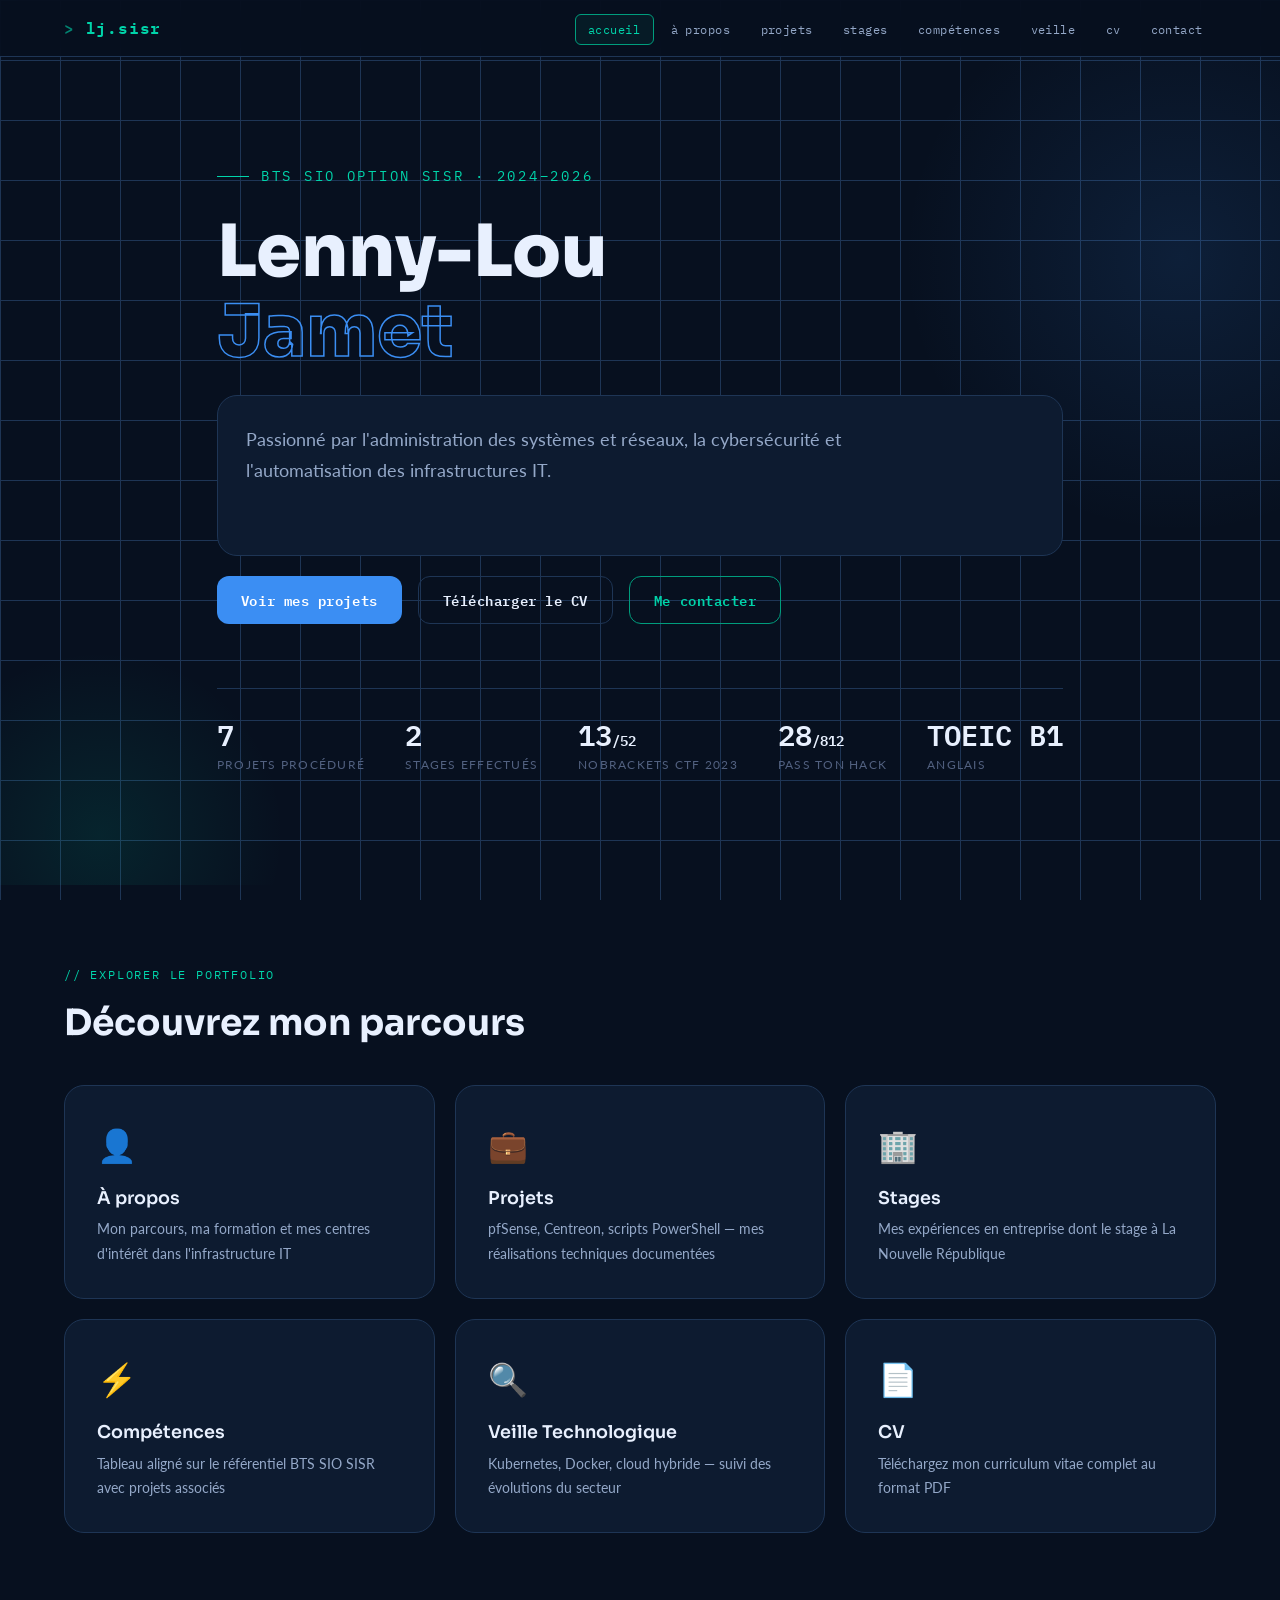
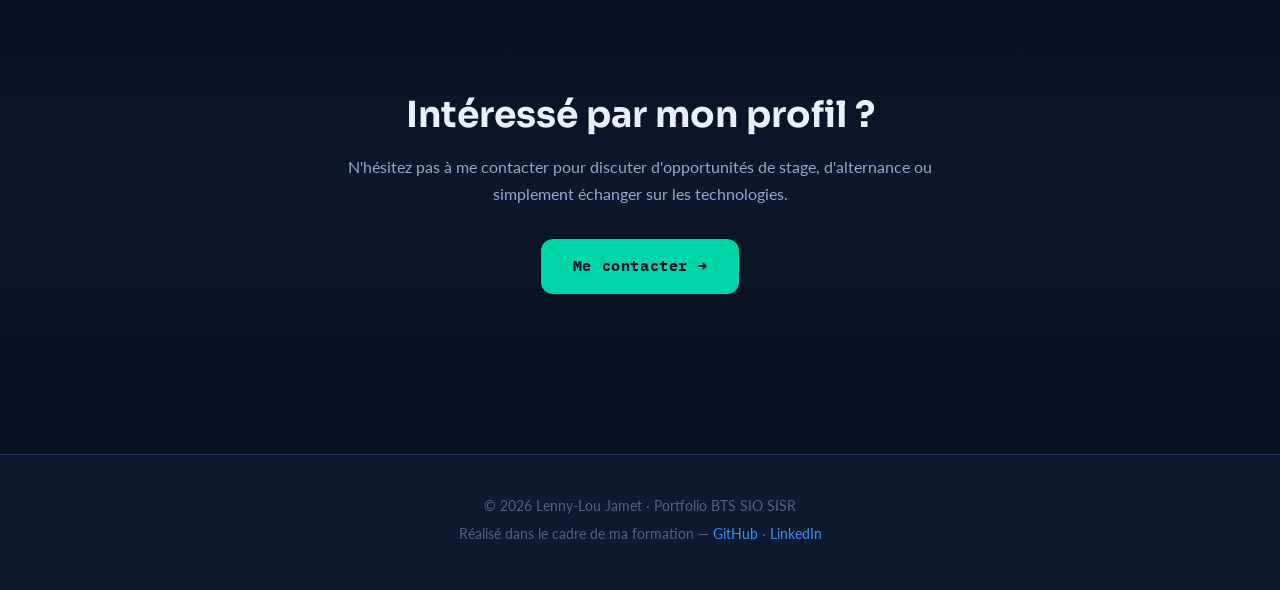
<file: index.html>
<!DOCTYPE html>
<html lang="fr">
<head>
  <meta charset="UTF-8">
  <meta name="viewport" content="width=device-width, initial-scale=1.0">
  <link rel="icon" type="image/png" href="lj.png">
  <link rel="apple-touch-icon" href="lj.png">
  <meta name="description" content="Portfolio BTS SIO SISR - Lenny-Lou Jamet, étudiant en administration systèmes et réseaux">
  <title>Accueil — Portfolio SISR · Lenny-Lou Jamet</title>
  <link rel="stylesheet" href="styles.css">
  <script src="script.js" defer></script>
</head>
<body>

<header>
  <nav class="navbar" role="navigation" aria-label="Navigation principale">
    <div class="container">
      <div class="nav-brand"><a href="index.html">lj.sisr</a></div>
      <button class="nav-toggle" aria-label="Menu" aria-expanded="false">
        <span></span><span></span><span></span>
      </button>
      <ul class="nav-menu">
        <li><a href="index.html" class="active">accueil</a></li>
        <li><a href="apropos.html">à propos</a></li>
        <li><a href="projets.html">projets</a></li>
        <li><a href="stages.html">stages</a></li>
        <li><a href="competences.html">compétences</a></li>
        <li><a href="veille.html">veille</a></li>
        <li><a href="cv.html">cv</a></li>
        <li><a href="contact.html">contact</a></li>
      </ul>
    </div>
  </nav>
</header>

<main>

  <!-- HERO -->
  <section class="hero">
    <div class="container">
      <p class="hero-eyebrow">BTS SIO option SISR · 2024–2026</p>
      <h1>
        Lenny-Lou<br>
        <span class="outline">Jamet</span>
      </h1>
      <article class="veille-article">
      <p class="hero-description">
        Passionné par l'administration des systèmes et réseaux,
        la cybersécurité et l'automatisation des infrastructures IT.
      </p>
      </article>
      <div class="hero-actions">
        <a href="projets.html" class="btn btn-primary">Voir mes projets</a>
        <a href="cv.html" class="btn btn-secondary">Télécharger le CV</a>
        <a href="contact.html" class="btn btn-tertiary">Me contacter</a>
      </div>

      <div class="hero-stats">
        <div class="stat-item">
          <span class="stat-number">7</span>
          <span class="stat-label">Projets procéduré</span>
        </div>
        <div class="stat-item">
          <span class="stat-number">2</span>
          <span class="stat-label">Stages effectués</span>
        </div>
        <div class="stat-item">
          <span class="stat-number">13<small style="font-size:.9rem">/52</small></span>
          <span class="stat-label">NoBrackets CTF 2023</span>
        </div>
        <div class="stat-item">
          <span class="stat-number">28<small style="font-size:.9rem">/812</small></span>
          <span class="stat-label">Pass ton hack</span>
        </div>
        <div class="stat-item">
          <span class="stat-number">TOEIC B1</span>
          <span class="stat-label">Anglais</span>
        </div>
      </div>
    </div>
  </section>

  <!-- PRÉSENTATION -->
  <section class="section">
    <div class="container">
      <span class="section-label">// Explorer le portfolio</span>
      <h2>Découvrez mon parcours</h2>
      <div class="home-grid">
        <a href="apropos.html" class="home-card">
          <span class="card-icon">👤</span>
          <h3>À propos</h3>
          <p>Mon parcours, ma formation et mes centres d'intérêt dans l'infrastructure IT</p>
        </a>
        <a href="projets.html" class="home-card">
          <span class="card-icon">💼</span>
          <h3>Projets</h3>
          <p>pfSense, Centreon, scripts PowerShell — mes réalisations techniques documentées</p>
        </a>
        <a href="stages.html" class="home-card">
          <span class="card-icon">🏢</span>
          <h3>Stages</h3>
          <p>Mes expériences en entreprise dont le stage à La Nouvelle République</p>
        </a>
        <a href="competences.html" class="home-card">
          <span class="card-icon">⚡</span>
          <h3>Compétences</h3>
          <p>Tableau aligné sur le référentiel BTS SIO SISR avec projets associés</p>
        </a>
        <a href="veille.html" class="home-card">
          <span class="card-icon">🔍</span>
          <h3>Veille Technologique</h3>
          <p>Kubernetes, Docker, cloud hybride — suivi des évolutions du secteur</p>
        </a>
        <a href="cv.html" class="home-card">
          <span class="card-icon">📄</span>
          <h3>CV</h3>
          <p>Téléchargez mon curriculum vitae complet au format PDF</p>
        </a>
      </div>
    </div>
  </section>

  <!-- CTA -->
  <section class="section section-alt">
    <div class="container cta-section">
      <h2>Intéressé par mon profil ?</h2>
      <p>N'hésitez pas à me contacter pour discuter d'opportunités de stage, d'alternance ou simplement échanger sur les technologies.</p>
      <a href="contact.html" class="btn btn-accent btn-large">Me contacter →</a>
    </div>
  </section>

</main>

<footer class="footer">
  <div class="container">
    <p>© 2026 Lenny-Lou Jamet · Portfolio BTS SIO SISR</p>
    <p>Réalisé dans le cadre de ma formation — <a href="https://github.com/SkYeZeRRR" target="_blank" rel="noopener">GitHub</a> · <a href="https://www.linkedin.com/in/lenny-lou-jamet-6957a727b" target="_blank" rel="noopener">LinkedIn</a></p>
  </div>
</footer>

</body>
</html>
</file>
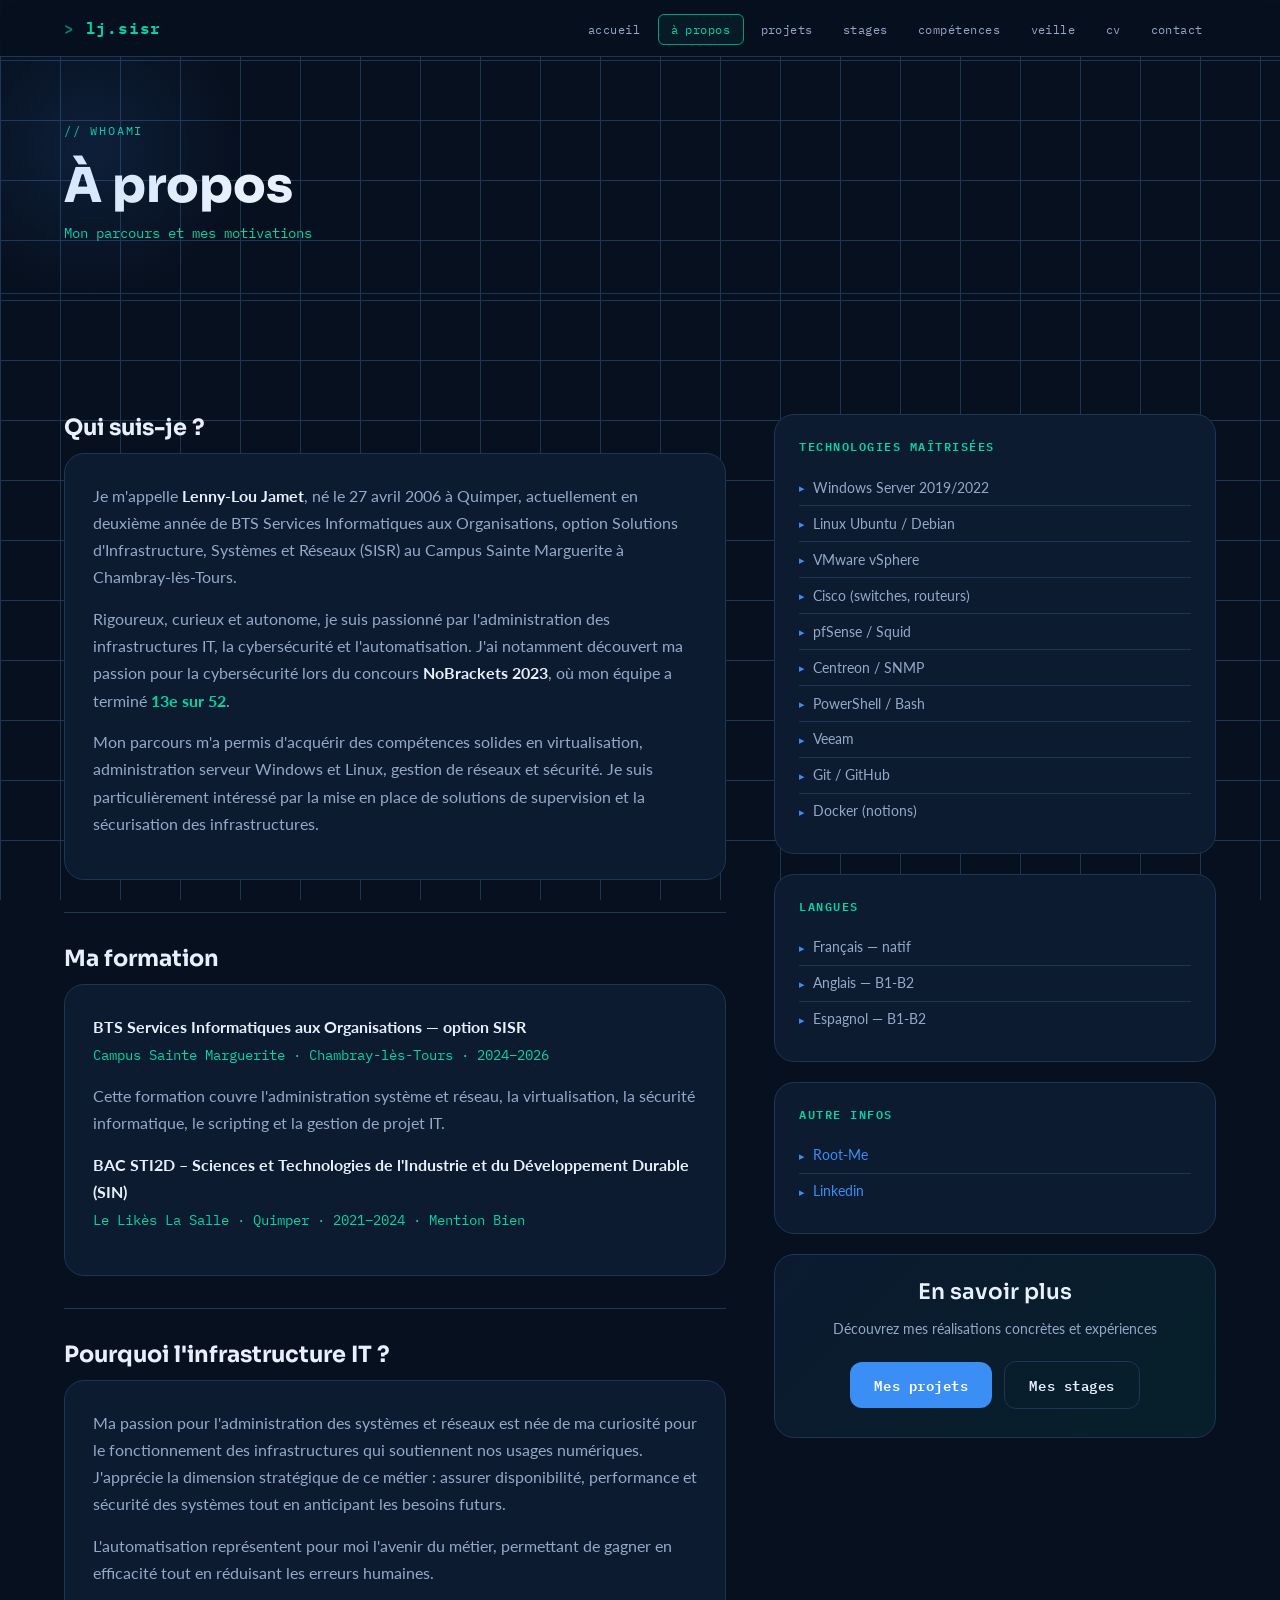
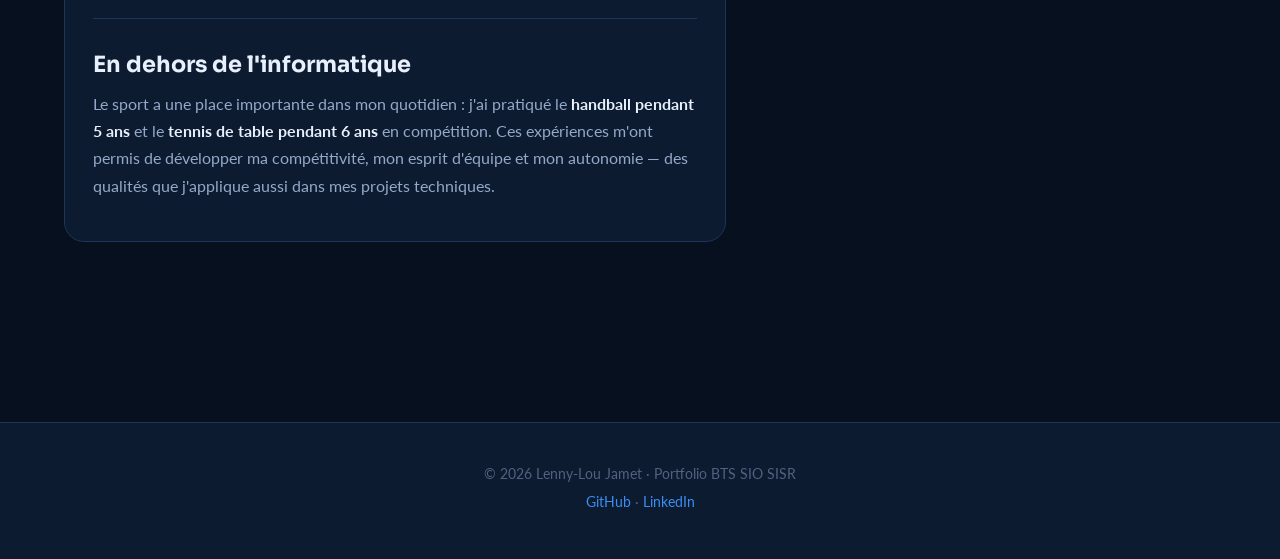
<file: apropos.html>
<!DOCTYPE html>
<html lang="fr">
<head>
  <meta charset="UTF-8">
  <meta name="viewport" content="width=device-width, initial-scale=1.0">
  <link rel="icon" type="image/png" href="lj.png">
  <link rel="apple-touch-icon" href="lj.png">
  <meta name="description" content="À propos — Lenny-Lou Jamet, étudiant BTS SIO SISR">
  <title>À propos — Portfolio SISR · Lenny-Lou Jamet</title>
  <link rel="stylesheet" href="styles.css">
  <script src="script.js" defer></script>
</head>
<body>
<style></style>
<header>
  <nav class="navbar" role="navigation" aria-label="Navigation principale">
    <div class="container">
      <div class="nav-brand"><a href="index.html">lj.sisr</a></div>
      <button class="nav-toggle" aria-label="Menu" aria-expanded="false">
        <span></span><span></span><span></span>
      </button>
      <ul class="nav-menu">
        <li><a href="index.html">accueil</a></li>
        <li><a href="apropos.html" class="active">à propos</a></li>
        <li><a href="projets.html">projets</a></li>
        <li><a href="stages.html">stages</a></li>
        <li><a href="competences.html">compétences</a></li>
        <li><a href="veille.html">veille</a></li>
        <li><a href="cv.html">cv</a></li>
        <li><a href="contact.html">contact</a></li>
      </ul>
    </div>
  </nav>
</header>

<main>
  <section class="page-header">
    <div class="container">
      <span class="section-label">// whoami</span>
      <h1>À propos</h1>
      <p class="page-subtitle">Mon parcours et mes motivations</p>
    </div>
  </section>

  <section class="section">
    <div class="container">
      <div class="about-content">

        <!-- Texte principal -->
        <div class="about-text">
          <h2>Qui suis-je ?</h2>
          <article class="veille-article">
          <p>Je m'appelle <strong style="color: var(--text-strong)">Lenny-Lou Jamet</strong>, né le 27 avril 2006 à Quimper, actuellement en deuxième année de BTS Services Informatiques aux Organisations, option Solutions d'Infrastructure, Systèmes et Réseaux (SISR) au Campus Sainte Marguerite à Chambray-lès-Tours.</p>
          <p>Rigoureux, curieux et autonome, je suis passionné par l'administration des infrastructures IT, la cybersécurité et l'automatisation. J'ai notamment découvert ma passion pour la cybersécurité lors du concours <strong style="color: var(--text-strong)">NoBrackets 2023</strong>, où mon équipe a terminé <strong style="color: var(--accent)">13e sur 52</strong>.</p>
          <p>Mon parcours m'a permis d'acquérir des compétences solides en virtualisation, administration serveur Windows et Linux, gestion de réseaux et sécurité. Je suis particulièrement intéressé par la mise en place de solutions de supervision et la sécurisation des infrastructures.</p>
          </article>

          <h2>Ma formation</h2>
          <article class="veille-article">
          <p>
            <strong style="color:var(--text-strong)">BTS Services Informatiques aux Organisations — option SISR</strong><br>
            <span style="font-family:var(--font-mono);font-size:.85rem;color:var(--accent)">Campus Sainte Marguerite · Chambray-lès-Tours · 2024–2026</span>
          </p>
          <p>Cette formation couvre l'administration système et réseau, la virtualisation, la sécurité informatique, le scripting et la gestion de projet IT.</p>
          <p>
            <strong style="color:var(--text-strong)">BAC STI2D – Sciences et Technologies de l'Industrie et du Développement Durable (SIN)</strong><br>
            <span style="font-family:var(--font-mono);font-size:.85rem;color:var(--accent)">Le Likès La Salle · Quimper · 2021–2024 · Mention Bien</span>
          </p>
          </article>

          <h2>Pourquoi l'infrastructure IT ?</h2>
          <article class="veille-article">
          <p>Ma passion pour l'administration des systèmes et réseaux est née de ma curiosité pour le fonctionnement des infrastructures qui soutiennent nos usages numériques. J'apprécie la dimension stratégique de ce métier : assurer disponibilité, performance et sécurité des systèmes tout en anticipant les besoins futurs.</p>
          <p>L'automatisation représentent pour moi l'avenir du métier, permettant de gagner en efficacité tout en réduisant les erreurs humaines.</p>

          <h2>En dehors de l'informatique</h2>
          <p>Le sport a une place importante dans mon quotidien : j'ai pratiqué le <strong style="color:var(--text-strong)">handball pendant 5 ans</strong> et le <strong style="color:var(--text-strong)">tennis de table pendant 6 ans</strong> en compétition. Ces expériences m'ont permis de développer ma compétitivité, mon esprit d'équipe et mon autonomie — des qualités que j'applique aussi dans mes projets techniques.</p>
        </div>
        </article>

        <!-- Sidebar -->
        <div class="about-sidebar">
          <div class="skill-box">
            <h3>Technologies maîtrisées</h3>
            <ul>
              <li>Windows Server 2019/2022</li>
              <li>Linux Ubuntu / Debian</li>
              <li>VMware vSphere</li>
              <li>Cisco (switches, routeurs)</li>
              <li>pfSense / Squid</li>
              <li>Centreon / SNMP</li>
              <li>PowerShell / Bash</li>
              <li>Veeam</li>
              <li>Git / GitHub</li>
              <li>Docker (notions)</li>
            </ul>
          </div>

          <div class="skill-box">
            <h3>Langues</h3>
            <ul>
              <li>Français — natif</li>
              <li>Anglais — B1-B2</li>
              <li>Espagnol — B1-B2</li>
            </ul>
          </div>

          <div class="skill-box">
            <h3>Autre infos</h3>
            <ul>
              <li><a href="https://www.root-me.org/SkYeZer?lang=fr">Root-Me</a></li>
              <li><a href="www.linkedin.com/in/lenny-lou-jamet-6957a727b/">Linkedin</a></li>
            </ul>
          </div>

          <div class="about-cta">
            <h3>En savoir plus</h3>
            <p>Découvrez mes réalisations concrètes et expériences</p>
            <a href="projets.html" class="btn btn-primary">Mes projets</a>
            <a href="stages.html" class="btn btn-secondary">Mes stages</a>
          </div>
        </div>

      </div>
    </div>
  </section>
</main>

<footer class="footer">
  <div class="container">
    <p>© 2026 Lenny-Lou Jamet · Portfolio BTS SIO SISR</p>
    <p><a href="https://github.com/SkYeZeRRR" target="_blank" rel="noopener">GitHub</a> · <a href="https://www.linkedin.com/in/lenny-lou-jamet-6957a727b" target="_blank" rel="noopener">LinkedIn</a></p>
  </div>
</footer>

</body>
</html>
</file>
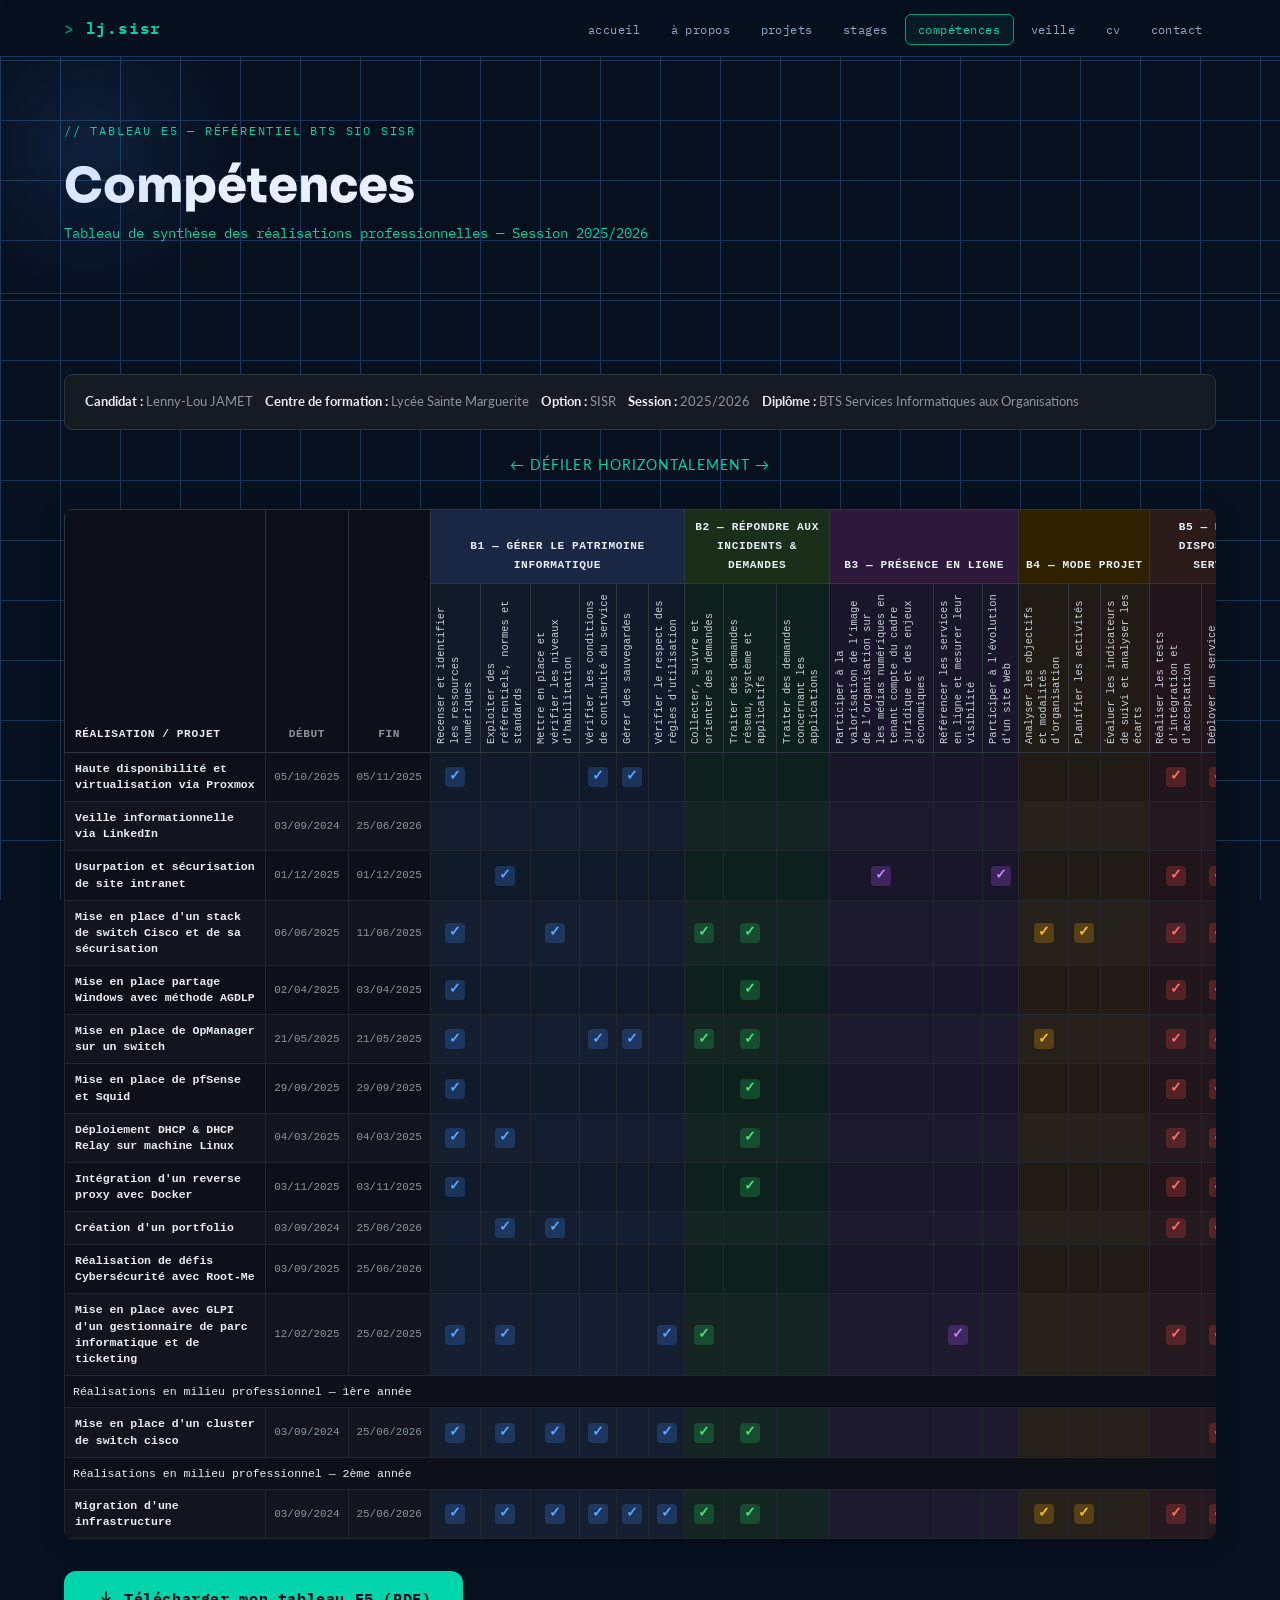
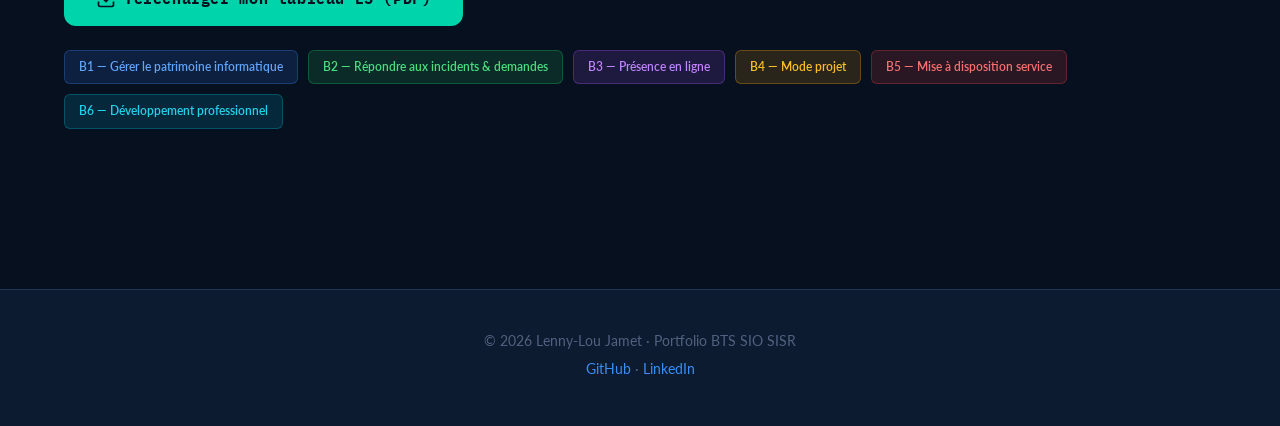
<file: competences.html>
<!DOCTYPE html>
<html lang="fr">
<head>
  <meta charset="UTF-8">
  <meta name="viewport" content="width=device-width, initial-scale=1.0">
  <link rel="icon" type="image/png" href="lj.png">
  <link rel="apple-touch-icon" href="lj.png">
  <meta name="description" content="Compétences BTS SIO SISR — Lenny-Lou Jamet">
  <title>Compétences — Portfolio SISR · Lenny-Lou Jamet</title>
  <link rel="stylesheet" href="styles.css">
  <script src="script.js" defer></script>
  <style>
    /* ── E5 Table Styles ── */
    .e5-wrapper {
      overflow-x: auto;
      -webkit-overflow-scrolling: touch;
      margin: 2rem 0;
      border-radius: 8px;
      box-shadow: 0 4px 24px rgba(0,0,0,0.18);
    }

    .e5-table {
      border-collapse: collapse;
      min-width: 1400px;
      width: 100%;
      font-size: 0.72rem;
      background: #0d1117;
      color: #e6edf3;
      font-family: 'Courier New', monospace;
    }

    /* ── Header rows ── */
    .e5-table thead tr.bloc-row th {
      padding: 8px 4px;
      text-align: center;
      font-weight: 700;
      font-size: 0.7rem;
      letter-spacing: 0.05em;
      text-transform: uppercase;
      border: 1px solid #30363d;
      vertical-align: bottom;
    }

    .e5-table thead tr.subcomp-row th {
      border: 1px solid #30363d;
      padding: 4px 2px;
      vertical-align: bottom;
    }

    .e5-table thead tr.subcomp-row th .rotate-text {
      writing-mode: vertical-rl;
      transform: rotate(180deg);
      display: block;
      height: 160px;
      font-size: 0.65rem;
      font-weight: 500;
      line-height: 1.3;
      padding: 4px 2px;
      text-align: left;
      white-space: normal;
      overflow: hidden;
      text-overflow: ellipsis;
      color: #c9d1d9;
    }

    /* Bloc colors */
    .bloc-1 { background: #1a2744; border-bottom: 3px solid #3b82f6; }
    .bloc-2 { background: #1a2e1a; border-bottom: 3px solid #22c55e; }
    .bloc-3 { background: #2d1a3a; border-bottom: 3px solid #a855f7; }
    .bloc-4 { background: #2e2100; border-bottom: 3px solid #f59e0b; }
    .bloc-5 { background: #2a1a1a; border-bottom: 3px solid #ef4444; }
    .bloc-6 { background: #1a2e2e; border-bottom: 3px solid #06b6d4; }

    .sub-1 { background: rgba(59, 130, 246, 0.08); }
    .sub-2 { background: rgba(34, 197, 94, 0.08); }
    .sub-3 { background: rgba(168, 85, 247, 0.08); }
    .sub-4 { background: rgba(245, 158, 11, 0.08); }
    .sub-5 { background: rgba(239, 68, 68, 0.08); }
    .sub-6 { background: rgba(6, 182, 212, 0.08); }

    /* ── Body rows ── */
    .e5-table tbody tr {
      transition: background 0.15s;
    }
    .e5-table tbody tr:hover {
      background: rgba(255,255,255,0.04);
    }
    .e5-table tbody tr:nth-child(even) {
      background: rgba(255,255,255,0.02);
    }
    .e5-table tbody tr:nth-child(even):hover {
      background: rgba(255,255,255,0.05);
    }

    .e5-table td {
      border: 1px solid #21262d;
      padding: 6px 8px;
      vertical-align: middle;
    }

    /* Project name column */
    .col-projet {
      min-width: 200px;
      max-width: 220px;
      font-weight: 600;
      color: #e6edf3;
      line-height: 1.4;
      padding: 8px 10px !important;
    }

    /* Date columns */
    .col-date {
      min-width: 80px;
      text-align: center;
      white-space: nowrap;
      color: #8b949e;
      font-size: 0.68rem;
    }

    /* Competency cell */
    .e5-table td.comp-cell {
      text-align: center;
      padding: 6px 4px;
      min-width: 32px;
    }

    /* Checkmark */
    .check {
      display: inline-flex;
      align-items: center;
      justify-content: center;
      width: 20px;
      height: 20px;
      border-radius: 4px;
      font-size: 0.85rem;
      font-weight: 700;
      line-height: 1;
    }
    .check-1 { background: rgba(59,130,246,0.25); color: #60a5fa; }
    .check-2 { background: rgba(34,197,94,0.25); color: #4ade80; }
    .check-3 { background: rgba(168,85,247,0.25); color: #c084fc; }
    .check-4 { background: rgba(245,158,11,0.25); color: #fbbf24; }
    .check-5 { background: rgba(239,68,68,0.25); color: #f87171; }
    .check-6 { background: rgba(6,182,212,0.25); color: #22d3ee; }

    /* Section header info */
    .e5-meta {
      display: flex;
      flex-wrap: wrap;
      gap: 12px;
      margin-bottom: 1.5rem;
      padding: 16px 20px;
      background: #161b22;
      border: 1px solid #30363d;
      border-radius: 8px;
      font-size: 0.8rem;
      color: #8b949e;
    }
    .e5-meta strong { color: #e6edf3; }

    /* Legend */
    .e5-legend {
      display: flex;
      flex-wrap: wrap;
      gap: 10px;
      margin-top: 1.5rem;
    }
    .e5-legend-item {
      display: flex;
      align-items: center;
      gap: 8px;
      padding: 6px 14px;
      border-radius: 6px;
      font-size: 0.75rem;
      font-weight: 600;
    }
    .leg-1 { background: rgba(59,130,246,0.15); color: #60a5fa; border: 1px solid rgba(59,130,246,0.3); }
    .leg-2 { background: rgba(34,197,94,0.15); color: #4ade80; border: 1px solid rgba(34,197,94,0.3); }
    .leg-3 { background: rgba(168,85,247,0.15); color: #c084fc; border: 1px solid rgba(168,85,247,0.3); }
    .leg-4 { background: rgba(245,158,11,0.15); color: #fbbf24; border: 1px solid rgba(245,158,11,0.3); }
    .leg-5 { background: rgba(239,68,68,0.15); color: #f87171; border: 1px solid rgba(239,68,68,0.3); }
    .leg-6 { background: rgba(6,182,212,0.15); color: #22d3ee; border: 1px solid rgba(6,182,212,0.3); }

    .scroll-hint {
      text-align: center;
      font-size: 0.85rem;
      color: #00d4aa;
      margin-bottom: 0.5rem;
      letter-spacing: 0.08em;
    }

    /* ── Totals row ── */
    .e5-table tr.totals-row td {
      background: #161b22;
      font-weight: 700;
      color: #e6edf3;
      border-top: 2px solid #30363d;
    }
    .e5-table tr.totals-row td.comp-cell {
      font-size: 0.78rem;
    }
  </style>
</head>
<body>

<header>
  <nav class="navbar" role="navigation" aria-label="Navigation principale">
    <div class="container">
      <div class="nav-brand"><a href="index.html">lj.sisr</a></div>
      <button class="nav-toggle" aria-label="Menu" aria-expanded="false">
        <span></span><span></span><span></span>
      </button>
      <ul class="nav-menu">
        <li><a href="index.html">accueil</a></li>
        <li><a href="apropos.html">à propos</a></li>
        <li><a href="projets.html">projets</a></li>
        <li><a href="stages.html">stages</a></li>
        <li><a href="competences.html" class="active">compétences</a></li>
        <li><a href="veille.html">veille</a></li>
        <li><a href="cv.html">cv</a></li>
        <li><a href="contact.html">contact</a></li>
      </ul>
    </div>
  </nav>
</header>

<main>
  <section class="page-header">
    <div class="container">
      <span class="section-label">// tableau E5 — référentiel BTS SIO SISR</span>
      <h1>Compétences</h1>
      <p class="page-subtitle">Tableau de synthèse des réalisations professionnelles — Session 2025/2026</p>
    </div>
  </section>

  <section class="section">
    <div class="container">

      <div class="e5-meta">
        <span><strong>Candidat :</strong> Lenny-Lou JAMET</span>
        <span><strong>Centre de formation :</strong> Lycée Sainte Marguerite</span>
        <span><strong>Option :</strong> SISR</span>
        <span><strong>Session :</strong> 2025/2026</span>
        <span><strong>Diplôme :</strong> BTS Services Informatiques aux Organisations</span>
      </div>
     
      <p class="scroll-hint">← DÉFILER HORIZONTALEMENT →</p>
      
      <div class="e5-wrapper">
        <table class="e5-table" aria-label="Tableau de synthèse des réalisations professionnelles E5">
          <thead>
            <!-- Row 1 : Blocs -->
            <tr class="bloc-row">
              <th rowspan="2" style="min-width:200px; text-align:left; padding:8px 10px; border:1px solid #30363d;">Réalisation / Projet</th>
              <th rowspan="2" style="min-width:80px; border:1px solid #30363d; color:#8b949e;">Début</th>
              <th rowspan="2" style="min-width:80px; border:1px solid #30363d; color:#8b949e;">Fin</th>
              <th colspan="6" class="bloc-1">B1 — Gérer le patrimoine informatique</th>
              <th colspan="3" class="bloc-2">B2 — Répondre aux incidents &amp; demandes</th>
              <th colspan="3" class="bloc-3">B3 — Présence en ligne</th>
              <th colspan="3" class="bloc-4">B4 — Mode projet</th>
              <th colspan="3" class="bloc-5">B5 — Mise à disposition service</th>
              <th colspan="4" class="bloc-6">B6 — Développement professionnel</th>
            </tr>
            <!-- Row 2 : Sub-competencies (rotated) -->
            <tr class="subcomp-row">
              <!-- Bloc 1 -->
              <th class="sub-1"><span class="rotate-text">Recenser et identifier les ressources numériques</span></th>
              <th class="sub-1"><span class="rotate-text">Exploiter des référentiels, normes et standards</span></th>
              <th class="sub-1"><span class="rotate-text">Mettre en place et vérifier les niveaux d'habilitation</span></th>
              <th class="sub-1"><span class="rotate-text">Vérifier les conditions de continuité du service</span></th>
              <th class="sub-1"><span class="rotate-text">Gérer des sauvegardes</span></th>
              <th class="sub-1"><span class="rotate-text">Vérifier le respect des règles d'utilisation</span></th>
              <!-- Bloc 2 -->
              <th class="sub-2"><span class="rotate-text">Collecter, suivre et orienter des demandes</span></th>
              <th class="sub-2"><span class="rotate-text">Traiter des demandes réseau, système et applicatifs</span></th>
              <th class="sub-2"><span class="rotate-text">Traiter des demandes concernant les applications</span></th>
              <!-- Bloc 3 -->
              <th class="sub-3"><span class="rotate-text">Participer à la valorisation de l’image de l’organisation sur les médias numériques en tenant compte du cadre juridique et des enjeux économiques</span></th>
              <th class="sub-3"><span class="rotate-text">Référencer les services en ligne et mesurer leur visibilité</span></th>
              <th class="sub-3"><span class="rotate-text">Participer à l'évolution d'un site Web</span></th>
              <!-- Bloc 4 -->
              <th class="sub-4"><span class="rotate-text">Analyser les objectifs et modalités d'organisation</span></th>
              <th class="sub-4"><span class="rotate-text">Planifier les activités</span></th>
              <th class="sub-4"><span class="rotate-text">Évaluer les indicateurs de suivi et analyser les écarts</span></th>
              <!-- Bloc 5 -->
              <th class="sub-5"><span class="rotate-text">Réaliser les tests d'intégration et d'acceptation</span></th>
              <th class="sub-5"><span class="rotate-text">Déployer un service</span></th>
              <th class="sub-5"><span class="rotate-text">Accompagner les utilisateurs dans la mise en place</span></th>
              <!-- Bloc 6 -->
              <th class="sub-6"><span class="rotate-text">Mettre en place son environnement d'apprentissage</span></th>
              <th class="sub-6"><span class="rotate-text">Mettre en œuvre des outils et stratégies de veille</span></th>
              <th class="sub-6"><span class="rotate-text">Gérer son identité professionnelle</span></th>
              <th class="sub-6"><span class="rotate-text">Développer son projet professionnel</span></th>
            </tr>
          </thead>
          <tbody>

            <!-- ── Réalisations en cours de formation ── -->

            <!-- 1. Proxmox -->
            <tr>
              <td class="col-projet">Haute disponibilité et virtualisation via Proxmox</td>
              <td class="col-date">05/10/2025</td>
              <td class="col-date">05/11/2025</td>
              <!-- B1 -->
              <td class="comp-cell sub-1"><span class="check check-1">✓</span></td>
              <td class="comp-cell sub-1"></td>
              <td class="comp-cell sub-1"></td>
              <td class="comp-cell sub-1"><span class="check check-1">✓</span></td>
              <td class="comp-cell sub-1"><span class="check check-1">✓</span></td>
              <td class="comp-cell sub-1"></td>
              <!-- B2 -->
              <td class="comp-cell sub-2"></td>
              <td class="comp-cell sub-2"></td>
              <td class="comp-cell sub-2"></td>
              <!-- B3 -->
              <td class="comp-cell sub-3"></td>
              <td class="comp-cell sub-3"></td>
              <td class="comp-cell sub-3"></td>
              <!-- B4 -->
              <td class="comp-cell sub-4"></td>
              <td class="comp-cell sub-4"></td>
              <td class="comp-cell sub-4"></td>
              <!-- B5 -->
              <td class="comp-cell sub-5"><span class="check check-5">✓</span></td>
              <td class="comp-cell sub-5"><span class="check check-5">✓</span></td>
              <td class="comp-cell sub-5"></td>
              <!-- B6 -->
              <td class="comp-cell sub-6"></td>
              <td class="comp-cell sub-6"></td>
              <td class="comp-cell sub-6"></td>
              <td class="comp-cell sub-6"></td>
            </tr>

            <!-- 2. Veille LinkedIn -->
            <tr>
              <td class="col-projet">Veille informationnelle via LinkedIn</td>
              <td class="col-date">03/09/2024</td>
              <td class="col-date">25/06/2026</td>
              <!-- B1 -->
              <td class="comp-cell sub-1"></td>
              <td class="comp-cell sub-1"></td>
              <td class="comp-cell sub-1"></td>
              <td class="comp-cell sub-1"></td>
              <td class="comp-cell sub-1"></td>
              <td class="comp-cell sub-1"></td>
              <!-- B2 -->
              <td class="comp-cell sub-2"></td>
              <td class="comp-cell sub-2"></td>
              <td class="comp-cell sub-2"></td>
              <!-- B3 -->
              <td class="comp-cell sub-3"></td>
              <td class="comp-cell sub-3"></td>
              <td class="comp-cell sub-3"></td>
              <!-- B4 -->
              <td class="comp-cell sub-4"></td>
              <td class="comp-cell sub-4"></td>
              <td class="comp-cell sub-4"></td>
              <!-- B5 -->
              <td class="comp-cell sub-5"></td>
              <td class="comp-cell sub-5"></td>
              <td class="comp-cell sub-5"></td>
              <!-- B6 -->
              <td class="comp-cell sub-6"><span class="check check-6">✓</span></td>
              <td class="comp-cell sub-6"><span class="check check-6">✓</span></td>
              <td class="comp-cell sub-6"><span class="check check-6">✓</span></td>
              <td class="comp-cell sub-6"></td>
            </tr>

            <!-- 3. Usurpation / intranet -->
            <tr>
              <td class="col-projet">Usurpation et sécurisation de site intranet</td>
              <td class="col-date">01/12/2025</td>
              <td class="col-date">01/12/2025</td>
              <!-- B1 -->
              <td class="comp-cell sub-1"></td>
              <td class="comp-cell sub-1"><span class="check check-1">✓</span></td>
              <td class="comp-cell sub-1"></td>
              <td class="comp-cell sub-1"></td>
              <td class="comp-cell sub-1"></td>
              <td class="comp-cell sub-1"></td>
              <!-- B2 -->
              <td class="comp-cell sub-2"></td>
              <td class="comp-cell sub-2"></td>
              <td class="comp-cell sub-2"></td>
              <!-- B3 -->
              <td class="comp-cell sub-3"><span class="check check-3">✓</span></td>
              <td class="comp-cell sub-3"></td>
              <td class="comp-cell sub-3"><span class="check check-3">✓</span></td>
              <!-- B4 -->
              <td class="comp-cell sub-4"></td>
              <td class="comp-cell sub-4"></td>
              <td class="comp-cell sub-4"></td>
              <!-- B5 -->
              <td class="comp-cell sub-5"><span class="check check-5">✓</span></td>
              <td class="comp-cell sub-5"><span class="check check-5">✓</span></td>
              <td class="comp-cell sub-5"></td>
              <!-- B6 -->
              <td class="comp-cell sub-6"></td>
              <td class="comp-cell sub-6"></td>
              <td class="comp-cell sub-6"></td>
              <td class="comp-cell sub-6"></td>
            </tr>

            <!-- 4. Stack switch Cisco -->
            <tr>
              <td class="col-projet">Mise en place d'un stack de switch Cisco et de sa sécurisation</td>
              <td class="col-date">06/06/2025</td>
              <td class="col-date">11/06/2025</td>
              <!-- B1 -->
              <td class="comp-cell sub-1"><span class="check check-1">✓</span></td>
              <td class="comp-cell sub-1"></td>
              <td class="comp-cell sub-1"><span class="check check-1">✓</span></td>
              <td class="comp-cell sub-1"></td>
              <td class="comp-cell sub-1"></td>
              <td class="comp-cell sub-1"></td>
              <!-- B2 -->
              <td class="comp-cell sub-2"><span class="check check-2">✓</span></td>
              <td class="comp-cell sub-2"><span class="check check-2">✓</span></td>
              <td class="comp-cell sub-2"></td>
              <!-- B3 -->
              <td class="comp-cell sub-3"></td>
              <td class="comp-cell sub-3"></td>
              <td class="comp-cell sub-3"></td>
              <!-- B4 -->
              <td class="comp-cell sub-4"><span class="check check-4">✓</span></td>
              <td class="comp-cell sub-4"><span class="check check-4">✓</span></td>
              <td class="comp-cell sub-4"></td>
              <!-- B5 -->
              <td class="comp-cell sub-5"><span class="check check-5">✓</span></td>
              <td class="comp-cell sub-5"><span class="check check-5">✓</span></td>
              <td class="comp-cell sub-5"></td>
              <!-- B6 -->
              <td class="comp-cell sub-6"></td>
              <td class="comp-cell sub-6"></td>
              <td class="comp-cell sub-6"></td>
              <td class="comp-cell sub-6"></td>
            </tr>

            <!-- 5. Partage Windows AGDLP -->
            <tr>
              <td class="col-projet">Mise en place partage Windows avec méthode AGDLP</td>
              <td class="col-date">02/04/2025</td>
              <td class="col-date">03/04/2025</td>
              <!-- B1 -->
              <td class="comp-cell sub-1"><span class="check check-1">✓</span></td>
              <td class="comp-cell sub-1"></td>
              <td class="comp-cell sub-1"></td>
              <td class="comp-cell sub-1"></td>
              <td class="comp-cell sub-1"></td>
              <td class="comp-cell sub-1"></td>
              <!-- B2 -->
              <td class="comp-cell sub-2"></td>
              <td class="comp-cell sub-2"><span class="check check-2">✓</span></td>
              <td class="comp-cell sub-2"></td>
              <!-- B3 -->
              <td class="comp-cell sub-3"></td>
              <td class="comp-cell sub-3"></td>
              <td class="comp-cell sub-3"></td>
              <!-- B4 -->
              <td class="comp-cell sub-4"></td>
              <td class="comp-cell sub-4"></td>
              <td class="comp-cell sub-4"></td>
              <!-- B5 -->
              <td class="comp-cell sub-5"><span class="check check-5">✓</span></td>
              <td class="comp-cell sub-5"><span class="check check-5">✓</span></td>
              <td class="comp-cell sub-5"></td>
              <!-- B6 -->
              <td class="comp-cell sub-6"></td>
              <td class="comp-cell sub-6"></td>
              <td class="comp-cell sub-6"></td>
              <td class="comp-cell sub-6"></td>
            </tr>

            <!-- 6. Opmanager sur un switch -->
            <tr>
              <td class="col-projet">Mise en place de OpManager sur un switch</td>
              <td class="col-date">21/05/2025</td>
              <td class="col-date">21/05/2025</td>
              <!-- B1 -->
              <td class="comp-cell sub-1"><span class="check check-1">✓</span></td>
              <td class="comp-cell sub-1"></td>
              <td class="comp-cell sub-1"></td>
              <td class="comp-cell sub-1"><span class="check check-1">✓</span></td>
              <td class="comp-cell sub-1"><span class="check check-1">✓</span></td>
              <td class="comp-cell sub-1"></td>
              <!-- B2 -->
              <td class="comp-cell sub-2"><span class="check check-2">✓</span></td>
              <td class="comp-cell sub-2"><span class="check check-2">✓</span></td>
              <td class="comp-cell sub-2"></td>
              <!-- B3 -->
              <td class="comp-cell sub-3"></td>
              <td class="comp-cell sub-3"></td>
              <td class="comp-cell sub-3"></td>
              <!-- B4 -->
              <td class="comp-cell sub-4"><span class="check check-4">✓</span></td>
              <td class="comp-cell sub-4"></td>
              <td class="comp-cell sub-4"></td>
              <!-- B5 -->
              <td class="comp-cell sub-5"><span class="check check-5">✓</span></td>
              <td class="comp-cell sub-5"><span class="check check-5">✓</span></td>
              <td class="comp-cell sub-5"></td>
              <!-- B6 -->
              <td class="comp-cell sub-6"></td>
              <td class="comp-cell sub-6"></td>
              <td class="comp-cell sub-6"></td>
              <td class="comp-cell sub-6"></td>
            </tr>

            <!-- 7. pfSense + Squid -->
            <tr>
              <td class="col-projet">Mise en place de pfSense et Squid</td>
              <td class="col-date">29/09/2025</td>
              <td class="col-date">29/09/2025</td>
              <!-- B1 -->
              <td class="comp-cell sub-1"><span class="check check-1">✓</span></td>
              <td class="comp-cell sub-1"></td>
              <td class="comp-cell sub-1"></td>
              <td class="comp-cell sub-1"></td>
              <td class="comp-cell sub-1"></td>
              <td class="comp-cell sub-1"></td>
              <!-- B2 -->
              <td class="comp-cell sub-2"></td>
              <td class="comp-cell sub-2"><span class="check check-2">✓</span></td>
              <td class="comp-cell sub-2"></td>
              <!-- B3 -->
              <td class="comp-cell sub-3"></td>
              <td class="comp-cell sub-3"></td>
              <td class="comp-cell sub-3"></td>
              <!-- B4 -->
              <td class="comp-cell sub-4"></td>
              <td class="comp-cell sub-4"></td>
              <td class="comp-cell sub-4"></td>
              <!-- B5 -->
              <td class="comp-cell sub-5"><span class="check check-5">✓</span></td>
              <td class="comp-cell sub-5"><span class="check check-5">✓</span></td>
              <td class="comp-cell sub-5"><span class="check check-5">✓</span></td>
              <!-- B6 -->
              <td class="comp-cell sub-6"></td>
              <td class="comp-cell sub-6"></td>
              <td class="comp-cell sub-6"></td>
              <td class="comp-cell sub-6"></td>
            </tr>

            <!-- 8. DHCP & DHCP Relay -->
            <tr>
              <td class="col-projet">Déploiement DHCP &amp; DHCP Relay sur machine Linux</td>
              <td class="col-date">04/03/2025</td>
              <td class="col-date">04/03/2025</td>
              <!-- B1 -->
              <td class="comp-cell sub-1"><span class="check check-1">✓</span></td>
              <td class="comp-cell sub-1"><span class="check check-1">✓</span></td>
              <td class="comp-cell sub-1"></td>
              <td class="comp-cell sub-1"></td>
              <td class="comp-cell sub-1"></td>
              <td class="comp-cell sub-1"></td>
              <!-- B2 -->
              <td class="comp-cell sub-2"></td>
              <td class="comp-cell sub-2"><span class="check check-2">✓</span></td>
              <td class="comp-cell sub-2"></td>
              <!-- B3 -->
              <td class="comp-cell sub-3"></td>
              <td class="comp-cell sub-3"></td>
              <td class="comp-cell sub-3"></td>
              <!-- B4 -->
              <td class="comp-cell sub-4"></td>
              <td class="comp-cell sub-4"></td>
              <td class="comp-cell sub-4"></td>
              <!-- B5 -->
              <td class="comp-cell sub-5"><span class="check check-5">✓</span></td>
              <td class="comp-cell sub-5"><span class="check check-5">✓</span></td>
              <td class="comp-cell sub-5"><span class="check check-5">✓</span></td>
              <!-- B6 -->
              <td class="comp-cell sub-6"></td>
              <td class="comp-cell sub-6"></td>
              <td class="comp-cell sub-6"></td>
              <td class="comp-cell sub-6"></td>
            </tr>

            <!-- 9. Reverse proxy docker -->
            <tr>
              <td class="col-projet">Intégration d'un reverse proxy avec Docker</td>
              <td class="col-date">03/11/2025</td>
              <td class="col-date">03/11/2025</td>
              <!-- B1 -->
              <td class="comp-cell sub-1"><span class="check check-1">✓</span></td>
              <td class="comp-cell sub-1"></td>
              <td class="comp-cell sub-1"></td>
              <td class="comp-cell sub-1"></td>
              <td class="comp-cell sub-1"></td>
              <td class="comp-cell sub-1"></td>
              <!-- B2 -->
              <td class="comp-cell sub-2"></td>
              <td class="comp-cell sub-2"><span class="check check-2">✓</span></td>
              <td class="comp-cell sub-2"></td>
              <!-- B3 -->
              <td class="comp-cell sub-3"></td>
              <td class="comp-cell sub-3"></td>
              <td class="comp-cell sub-3"></td>
              <!-- B4 -->
              <td class="comp-cell sub-4"></td>
              <td class="comp-cell sub-4"></td>
              <td class="comp-cell sub-4"></td>
              <!-- B5 -->
              <td class="comp-cell sub-5"><span class="check check-5">✓</span></td>
              <td class="comp-cell sub-5"><span class="check check-5">✓</span></td>
              <td class="comp-cell sub-5"><span class="check check-5">✓</span></td>
              <!-- B6 -->
              <td class="comp-cell sub-6"></td>
              <td class="comp-cell sub-6"></td>
              <td class="comp-cell sub-6"></td>
              <td class="comp-cell sub-6"></td>
            </tr>

            <!-- 10. Portfolio -->
            <tr>
              <td class="col-projet">Création d'un portfolio</td>
              <td class="col-date">03/09/2024</td>
              <td class="col-date">25/06/2026</td>
              <!-- B1 -->
              <td class="comp-cell sub-1"></td>
              <td class="comp-cell sub-1"><span class="check check-1">✓</span></td>
              <td class="comp-cell sub-1"><span class="check check-1">✓</span></td>
              <td class="comp-cell sub-1"></td>
              <td class="comp-cell sub-1"></td>
              <td class="comp-cell sub-1"></td>
              <!-- B2 -->
              <td class="comp-cell sub-2"></td>
              <td class="comp-cell sub-2"></td>
              <td class="comp-cell sub-2"></td>
              <!-- B3 -->
              <td class="comp-cell sub-3"></td>
              <td class="comp-cell sub-3"></td>
              <td class="comp-cell sub-3"></td>
              <!-- B4 -->
              <td class="comp-cell sub-4"></td>
              <td class="comp-cell sub-4"></td>
              <td class="comp-cell sub-4"></td>
              <!-- B5 -->
              <td class="comp-cell sub-5"><span class="check check-5">✓</span></td>
              <td class="comp-cell sub-5"><span class="check check-5">✓</span></td>
              <td class="comp-cell sub-5"></td>
              <!-- B6 -->
              <td class="comp-cell sub-6"></td>
              <td class="comp-cell sub-6"></td>
              <td class="comp-cell sub-6"><span class="check check-6">✓</span></td>
              <td class="comp-cell sub-6"><span class="check check-6">✓</span></td>
            </tr>

            <!-- 11. Root-Me Cybersécurité -->
            <tr>
              <td class="col-projet">Réalisation de défis Cybersécurité avec Root-Me</td>
              <td class="col-date">03/09/2025</td>
              <td class="col-date">25/06/2026</td>
              <!-- B1 -->
              <td class="comp-cell sub-1"></td>
              <td class="comp-cell sub-1"></td>
              <td class="comp-cell sub-1"></td>
              <td class="comp-cell sub-1"></td>
              <td class="comp-cell sub-1"></td>
              <td class="comp-cell sub-1"></td>
              <!-- B2 -->
              <td class="comp-cell sub-2"></td>
              <td class="comp-cell sub-2"></td>
              <td class="comp-cell sub-2"></td>
              <!-- B3 -->
              <td class="comp-cell sub-3"></td>
              <td class="comp-cell sub-3"></td>
              <td class="comp-cell sub-3"></td>
              <!-- B4 -->
              <td class="comp-cell sub-4"></td>
              <td class="comp-cell sub-4"></td>
              <td class="comp-cell sub-4"></td>
              <!-- B5 -->
              <td class="comp-cell sub-5"></td>
              <td class="comp-cell sub-5"></td>
              <td class="comp-cell sub-5"></td>
              <!-- B6 -->
              <td class="comp-cell sub-6"><span class="check check-6">✓</span></td>
              <td class="comp-cell sub-6"></td>
              <td class="comp-cell sub-6"></td>
              <td class="comp-cell sub-6"><span class="check check-6">✓</span></td>
            </tr>
          
            <!-- 12. GLPI -->
            <tr>
              <td class="col-projet">Mise en place avec GLPI d'un gestionnaire de parc informatique et de ticketing</td>
              <td class="col-date">12/02/2025</td>
              <td class="col-date">25/02/2025</td>
              <!-- B1 -->
              <td class="comp-cell sub-1"><span class="check check-1">✓</span></td>
              <td class="comp-cell sub-1"><span class="check check-1">✓</span></td>
              <td class="comp-cell sub-1"></td>
              <td class="comp-cell sub-1"></td>
              <td class="comp-cell sub-1"></td>
              <td class="comp-cell sub-1"><span class="check check-1">✓</span></td>
              <!-- B2 -->
              <td class="comp-cell sub-2"><span class="check check-2">✓</span></td>
              <td class="comp-cell sub-2"></td>
              <td class="comp-cell sub-2"></td>
              <!-- B3 -->
              <td class="comp-cell sub-3"></td>
              <td class="comp-cell sub-3"><span class="check check-3">✓</span></td>
              <td class="comp-cell sub-3"></td>
              <!-- B4 -->
              <td class="comp-cell sub-4"></td>
              <td class="comp-cell sub-4"></td>
              <td class="comp-cell sub-4"></td>
              <!-- B5 -->
              <td class="comp-cell sub-5"><span class="check check-5">✓</span></td>
              <td class="comp-cell sub-5"><span class="check check-5">✓</span></td>
              <td class="comp-cell sub-5"></td>
              <!-- B6 -->
              <td class="comp-cell sub-6"></td>
              <td class="comp-cell sub-6"></td>
              <td class="comp-cell sub-6"></td>
              <td class="comp-cell sub-6"></td>
            </tr>

            <td colspan="23">Réalisations en milieu professionnel — 1ère année</td>
            <!-- 13. >Mise en place d'un cluster de switch cisco -->
            <tr>
              <td class="col-projet">Mise en place d'un cluster de switch cisco </td>
              <td class="col-date">03/09/2024</td>
              <td class="col-date">25/06/2026</td>
              <!-- B1 -->
              <td class="comp-cell sub-1"><span class="check check-1">✓</span></td>
              <td class="comp-cell sub-1"><span class="check check-1">✓</span></td>
              <td class="comp-cell sub-1"><span class="check check-1">✓</span></td>
              <td class="comp-cell sub-1"><span class="check check-1">✓</span></td>
              <td class="comp-cell sub-1"></td>
              <td class="comp-cell sub-1"><span class="check check-1">✓</span></td>
              <!-- B2 -->
              <td class="comp-cell sub-2"><span class="check check-2">✓</span></td>
              <td class="comp-cell sub-2"><span class="check check-2">✓</span></td>
              <td class="comp-cell sub-2"></td>
              <!-- B3 -->
              <td class="comp-cell sub-3"></td>
              <td class="comp-cell sub-3"></td>
              <td class="comp-cell sub-3"></td>
              <!-- B4 -->
              <td class="comp-cell sub-4"></td>
              <td class="comp-cell sub-4"></td>
              <td class="comp-cell sub-4"></td>
              <!-- B5 -->
              <td class="comp-cell sub-5"></td>
              <td class="comp-cell sub-5"><span class="check check-5">✓</span></td>
              <td class="comp-cell sub-5"><span class="check check-5">✓</span></td>
              <!-- B6 -->
              <td class="comp-cell sub-6"></td>
              <td class="comp-cell sub-6"></td>
              <td class="comp-cell sub-6"></td>
              <td class="comp-cell sub-6"></td>
            </tr>
            
            <td colspan="23">Réalisations en milieu professionnel — 2ème année</td>

            <!-- 14. Migration d'une infrastructure -->
            <tr>
              <td class="col-projet">Migration d'une infrastructure</td>
              <td class="col-date">03/09/2024</td>
              <td class="col-date">25/06/2026</td>
              <!-- B1 -->
              <td class="comp-cell sub-1"><span class="check check-1">✓</span></td>
              <td class="comp-cell sub-1"><span class="check check-1">✓</span></td>
              <td class="comp-cell sub-1"><span class="check check-1">✓</span></td>
              <td class="comp-cell sub-1"><span class="check check-1">✓</span></td>
              <td class="comp-cell sub-1"><span class="check check-1">✓</span></td>
              <td class="comp-cell sub-1"><span class="check check-1">✓</span></td>
              <!-- B2 -->
              <td class="comp-cell sub-2"><span class="check check-2">✓</span></td>
              <td class="comp-cell sub-2"><span class="check check-2">✓</span></td>
              <td class="comp-cell sub-2"></td>
              <!-- B3 -->
              <td class="comp-cell sub-3"></td>
              <td class="comp-cell sub-3"></td>
              <td class="comp-cell sub-3"></td>
              <!-- B4 -->
              <td class="comp-cell sub-4"><span class="check check-4">✓</span></td>
              <td class="comp-cell sub-4"><span class="check check-4">✓</span></td>
              <td class="comp-cell sub-4"></td>
              <!-- B5 -->
              <td class="comp-cell sub-5"><span class="check check-5">✓</span></td>
              <td class="comp-cell sub-5"><span class="check check-5">✓</span></td>
              <td class="comp-cell sub-5"></td>
              <!-- B6 -->
              <td class="comp-cell sub-6"></td>
              <td class="comp-cell sub-6"></td>
              <td class="comp-cell sub-6"></td>
              <td class="comp-cell sub-6"></td>
            </tr>
            </tbody>
        </table>
      </div>
        <div class="E5-download">
        <a href="E5.pdf" download class="btn btn-accent btn-large">
          <svg width="20" height="20" fill="none" stroke="currentColor" stroke-width="2" viewBox="0 0 24 24" aria-hidden="true">
            <path d="M21 15v4a2 2 0 01-2 2H5a2 2 0 01-2-2v-4M7 10l5 5 5-5M12 15V3"/>
          </svg>
          Télécharger mon tableau E5 (PDF)
        </a>
      </div>

      <!-- Legend -->
      <div class="e5-legend">
        <div class="e5-legend-item leg-1">B1 — Gérer le patrimoine informatique</div>
        <div class="e5-legend-item leg-2">B2 — Répondre aux incidents &amp; demandes</div>
        <div class="e5-legend-item leg-3">B3 — Présence en ligne</div>
        <div class="e5-legend-item leg-4">B4 — Mode projet</div>
        <div class="e5-legend-item leg-5">B5 — Mise à disposition service</div>
        <div class="e5-legend-item leg-6">B6 — Développement professionnel</div>
      </div>

    </div>
  </section>
</main>

<footer class="footer">
  <div class="container">
    <p>© 2026 Lenny-Lou Jamet · Portfolio BTS SIO SISR</p>
    <p><a href="https://github.com/SkYeZeRRR" target="_blank" rel="noopener">GitHub</a> · <a href="https://www.linkedin.com/in/lenny-lou-jamet-6957a727b" target="_blank" rel="noopener">LinkedIn</a></p>
  </div>
</footer>

</body>
</html>
</file>
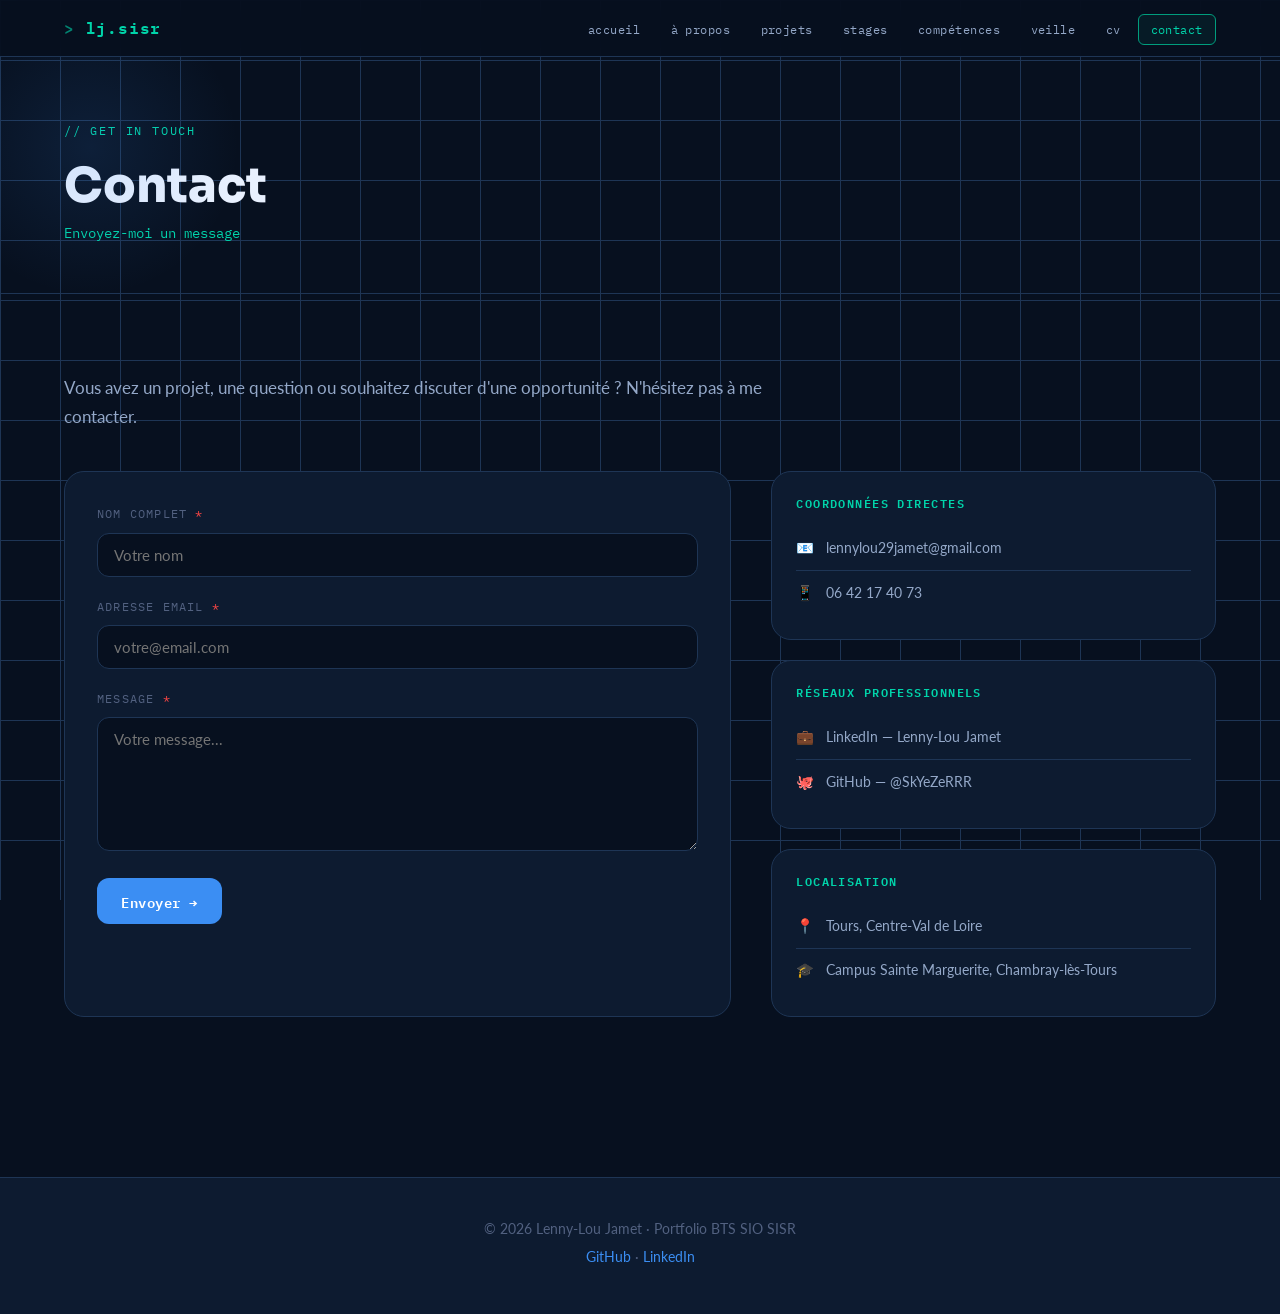
<file: contact.html>
<!DOCTYPE html>
<html lang="fr">
<head>
  <meta charset="UTF-8">
  <meta name="viewport" content="width=device-width, initial-scale=1.0">
  <link rel="icon" type="image/png" href="lj.png">
  <link rel="apple-touch-icon" href="lj.png">
  <meta name="description" content="Contact — Lenny-Lou Jamet">
  <title>Contact — Portfolio SISR · Lenny-Lou Jamet</title>
  <link rel="stylesheet" href="styles.css">
  <script src="script.js" defer></script>
</head>
<body>

<header>
  <nav class="navbar" role="navigation" aria-label="Navigation principale">
    <div class="container">
      <div class="nav-brand"><a href="index.html">lj.sisr</a></div>
      <button class="nav-toggle" aria-label="Menu" aria-expanded="false">
        <span></span><span></span><span></span>
      </button>
      <ul class="nav-menu">
        <li><a href="index.html">accueil</a></li>
        <li><a href="apropos.html">à propos</a></li>
        <li><a href="projets.html">projets</a></li>
        <li><a href="stages.html">stages</a></li>
        <li><a href="competences.html">compétences</a></li>
        <li><a href="veille.html">veille</a></li>
        <li><a href="cv.html">cv</a></li>
        <li><a href="contact.html" class="active">contact</a></li>
      </ul>
    </div>
  </nav>
</header>

<main>
  <section class="page-header">
    <div class="container">
      <span class="section-label">// get in touch</span>
      <h1>Contact</h1>
      <p class="page-subtitle">Envoyez-moi un message</p>
    </div>
  </section>

  <section class="section">
    <div class="container">
      <p class="section-intro">Vous avez un projet, une question ou souhaitez discuter d'une opportunité ? N'hésitez pas à me contacter.</p>

      <div class="contact-wrapper">

        <!-- Formulaire -->
        <div class="contact-form">
          <form id="contactForm" novalidate>
            <div class="form-group">
              <label for="nom">Nom complet <span class="required">*</span></label>
              <input type="text" id="nom" name="nom" placeholder="Votre nom" required aria-required="true">
              <span class="error-message" id="nom-error"></span>
            </div>

            <div class="form-group">
              <label for="email">Adresse email <span class="required">*</span></label>
              <input type="email" id="email" name="email" placeholder="votre@email.com" required aria-required="true">
              <span class="error-message" id="email-error"></span>
            </div>

            <div class="form-group">
              <label for="message">Message <span class="required">*</span></label>
              <textarea id="message" name="message" rows="6" placeholder="Votre message..." required aria-required="true"></textarea>
              <span class="error-message" id="message-error"></span>
            </div>

            <button type="submit" class="btn btn-primary">Envoyer →</button>
          </form>

          <div id="form-success" class="alert alert-success" style="display:none;" role="alert">
            <strong>✓ Message envoyé !</strong> Je vous répondrai dans les plus brefs délais.
          </div>
          <div id="form-error" class="alert alert-error" style="display:none;" role="alert">
            <strong>✗ Erreur d'envoi.</strong> Veuillez réessayer ou me contacter directement par email.
          </div>
        </div>

        <!-- Infos de contact -->
        <div class="contact-info">
          <div class="contact-card">
            <h4>Coordonnées directes</h4>
            <a href="mailto:lennylou29jamet@gmail.com" class="contact-link">
              <span class="link-icon">📧</span>
              lennylou29jamet@gmail.com
            </a>
            <a href="tel:0642174073" class="contact-link">
              <span class="link-icon">📱</span>
              06 42 17 40 73
            </a>
          </div>

          <div class="contact-card">
            <h4>Réseaux professionnels</h4>
            <a href="https://www.linkedin.com/in/lenny-lou-jamet-6957a727b" target="_blank" rel="noopener" class="contact-link">
              <span class="link-icon">💼</span>
              LinkedIn — Lenny-Lou Jamet
            </a>
            <a href="https://github.com/SkYeZeRRR" target="_blank" rel="noopener" class="contact-link">
              <span class="link-icon">🐙</span>
              GitHub — @SkYeZeRRR
            </a>
          </div>

          <div class="contact-card">
            <h4>Localisation</h4>
            <a class="contact-link" style="cursor:default;">
              <span class="link-icon">📍</span>
              Tours, Centre-Val de Loire
            </a>
            <a class="contact-link" style="cursor:default;">
              <span class="link-icon">🎓</span>
              Campus Sainte Marguerite, Chambray-lès-Tours
            </a>
          </div>
        </div>

      </div>
    </div>
  </section>
</main>

<footer class="footer">
  <div class="container">
    <p>© 2026 Lenny-Lou Jamet · Portfolio BTS SIO SISR</p>
    <p><a href="https://github.com/SkYeZeRRR" target="_blank" rel="noopener">GitHub</a> · <a href="https://www.linkedin.com/in/lenny-lou-jamet-6957a727b" target="_blank" rel="noopener">LinkedIn</a></p>
  </div>
</footer>

</body>
</html>
</file>
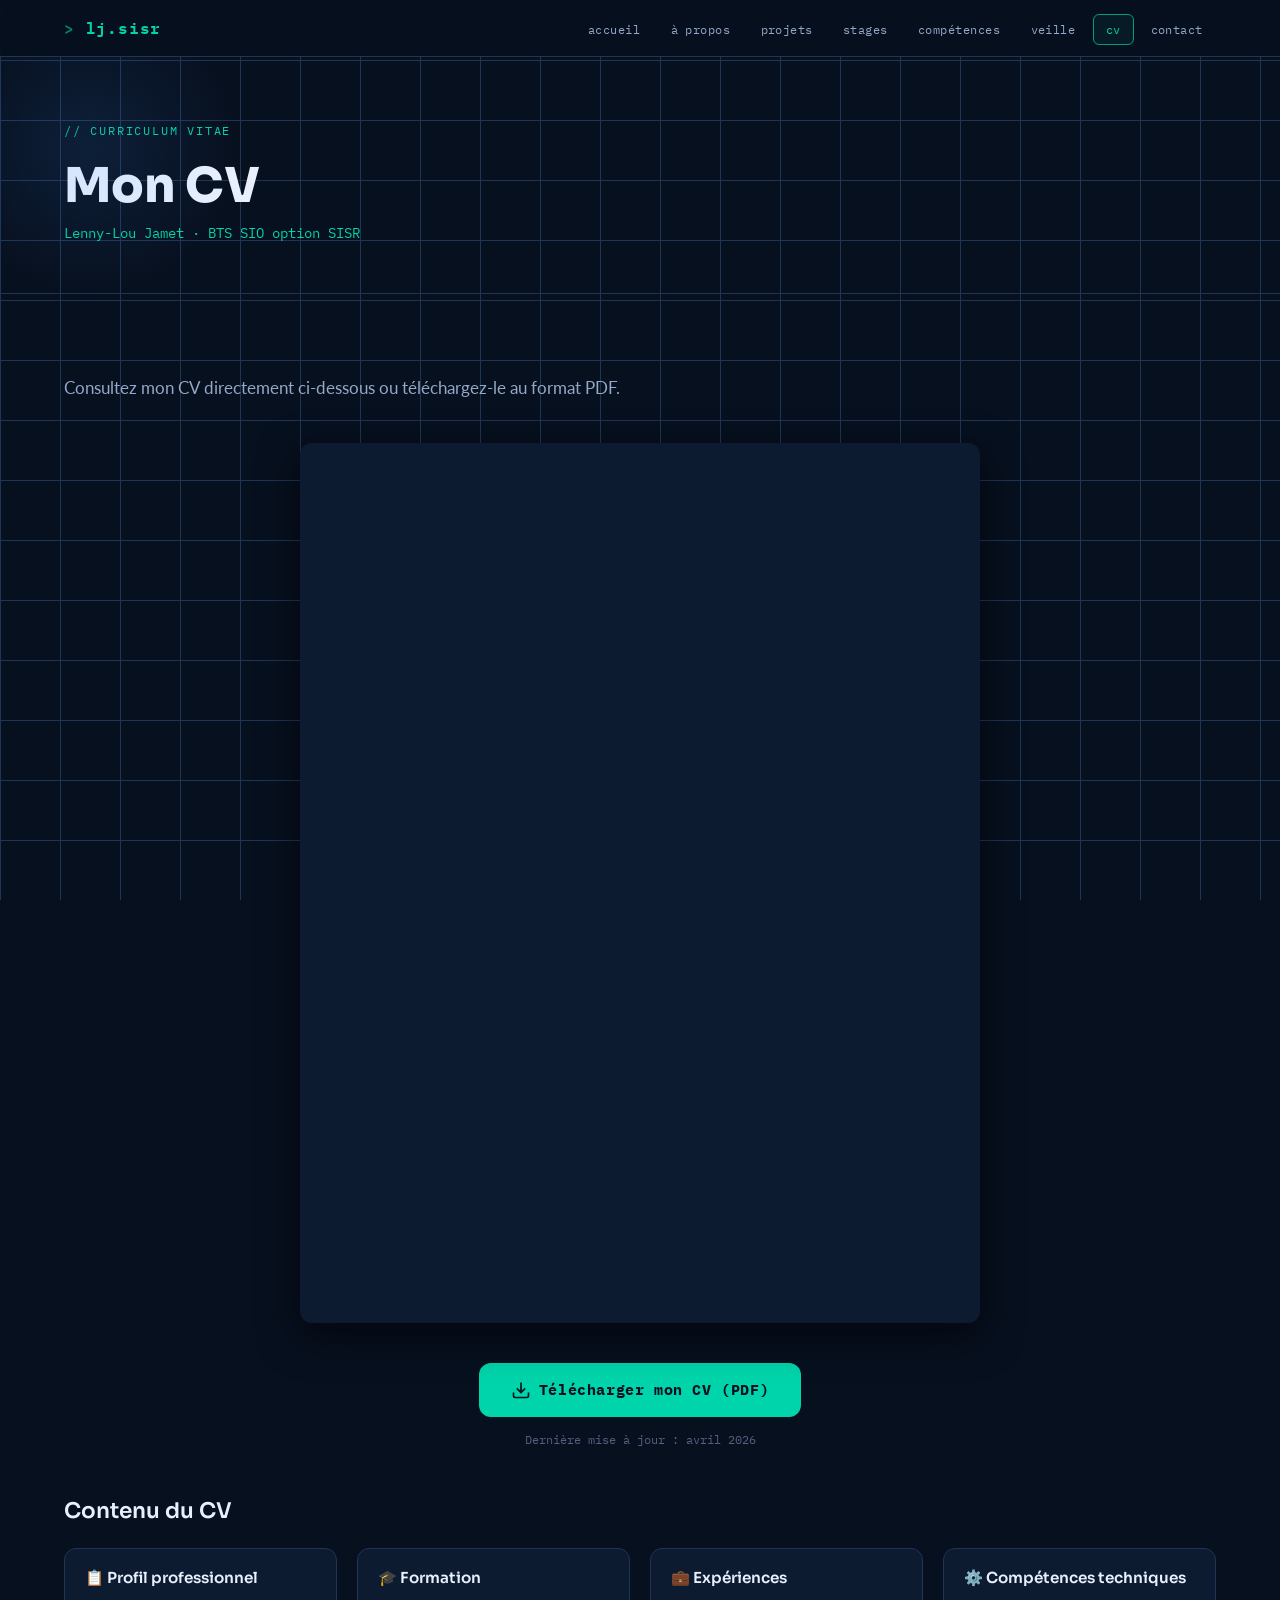
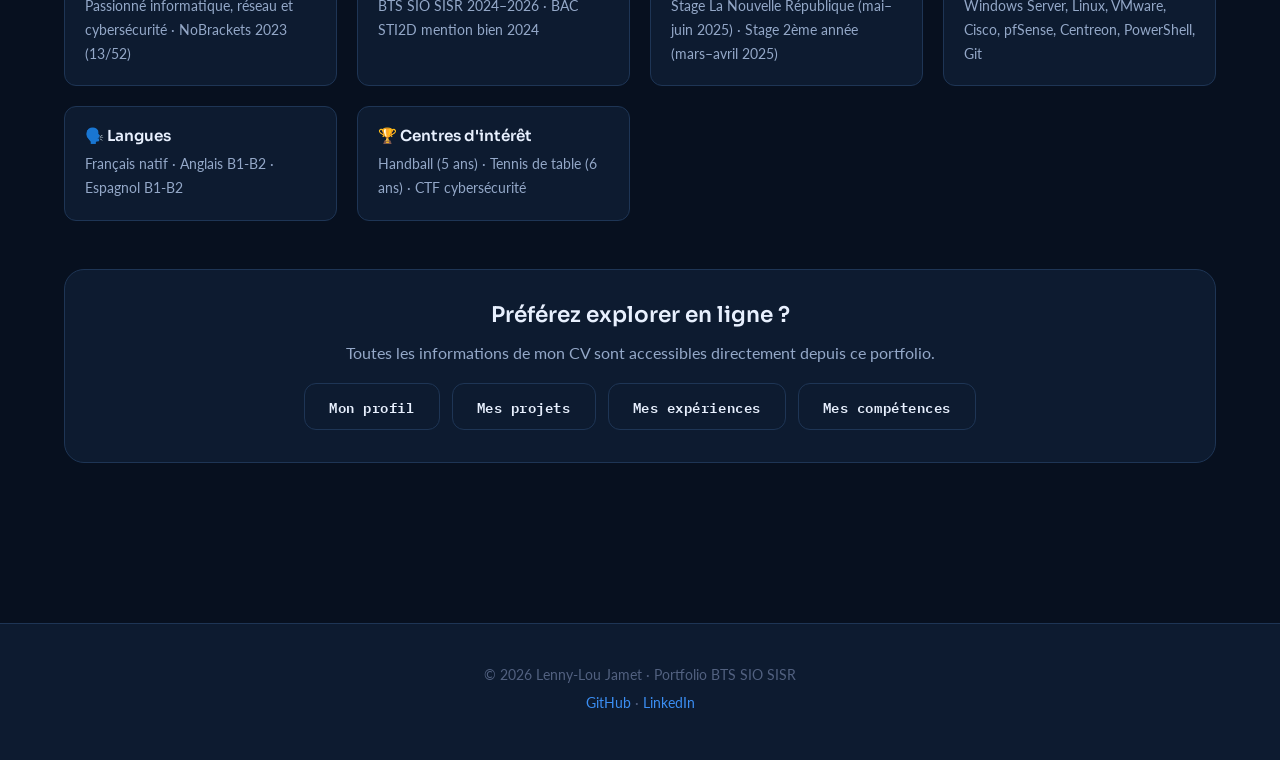
<file: cv.html>
<!DOCTYPE html>
<html lang="fr">
<head>
  <meta charset="UTF-8">
  <meta name="viewport" content="width=device-width, initial-scale=1.0">
  <link rel="icon" type="image/png" href="lj.png">
  <link rel="apple-touch-icon" href="lj.png">
  <meta name="description" content="CV — Lenny-Lou Jamet, BTS SIO SISR">
  <title>CV — Portfolio SISR · Lenny-Lou Jamet</title>
  <link rel="stylesheet" href="styles.css">
  <script src="script.js" defer></script>
  <style>
    /* ── Aperçu CV ──────────────────────────────────────── */
    .cv-preview-wrapper {
      max-width: 680px;
      margin: 0 auto 2.5rem;
    }

    /* Cadre iframe */
    .cv-preview-frame {
      position: relative;
      border: none;
      border-radius: var(--radius);
      overflow: hidden;
      background: var(--bg-card);
      /* Ratio A4 approximatif */
      height: 880px;
      box-shadow: 0 12px 40px rgba(0,0,0,.6);
    }

    .cv-preview-frame iframe {
      width: 100%;
      height: 100%;
      border: none;
      display: block;
      /* filtre léger pour fondre le blanc du PDF dans le thème sombre */
      filter: brightness(.97) contrast(1.02);
    }

    /* Fallback visible si iframe échoue */
    .cv-preview-fallback {
      display: none;
      flex-direction: column;
      align-items: center;
      justify-content: center;
      gap: 1rem;
      height: 100%;
      color: var(--text-muted);
      font-family: var(--font-mono);
      font-size: .85rem;
      text-align: center;
      padding: 2rem;
    }

    .cv-download {
      margin: 0 0 3rem;
      text-align: center;
    }

    @media (max-width: 768px) {
      .cv-preview-frame { height: 500px; }
    }
    @media (max-width: 480px) {
      .cv-preview-frame { height: 420px; }
    }
  </style>
</head>
<body>

<header>
  <nav class="navbar" role="navigation" aria-label="Navigation principale">
    <div class="container">
      <div class="nav-brand"><a href="portfoliosio.html">lj.sisr</a></div>
      <button class="nav-toggle" aria-label="Menu" aria-expanded="false">
        <span></span><span></span><span></span>
      </button>
      <ul class="nav-menu">
        <li><a href="portfoliosio.html">accueil</a></li>
        <li><a href="apropos.html">à propos</a></li>
        <li><a href="projets.html">projets</a></li>
        <li><a href="stages.html">stages</a></li>
        <li><a href="competences.html">compétences</a></li>
        <li><a href="veille.html">veille</a></li>
        <li><a href="cv.html" class="active">cv</a></li>
        <li><a href="contact.html">contact</a></li>
      </ul>
    </div>
  </nav>
</header>

<main>
  <section class="page-header">
    <div class="container">
      <span class="section-label">// curriculum vitae</span>
      <h1>Mon <span class="outline">CV</span></h1>
      <p class="page-subtitle">Lenny-Lou Jamet · BTS SIO option SISR</p>
    </div>
  </section>

  <section class="section">
    <div class="container">
      <p class="section-intro">Consultez mon CV directement ci-dessous ou téléchargez-le au format PDF.</p>

      <!-- ── APERÇU CV ── -->
      <div class="cv-preview-wrapper">
        <div class="cv-preview-frame">
          <iframe
            src="CV.pdf#toolbar=0&navpanes=0&scrollbar=0"
            title="Aperçu du CV de Lenny-Lou Jamet"
            aria-label="Prévisualisation du CV"
          ></iframe>
          <div class="cv-preview-fallback" id="cvFallback">
            <svg width="40" height="40" fill="none" stroke="currentColor" stroke-width="1.5" viewBox="0 0 24 24">
              <path d="M14 2H6a2 2 0 00-2 2v16a2 2 0 002 2h12a2 2 0 002-2V8z"/>
              <polyline points="14 2 14 8 20 8"/>
            </svg>
            <p>L'aperçu n'est pas disponible dans ce navigateur.</p>
            <a href="CV.pdf" download class="btn btn-secondary" style="margin-top:.5rem;">Télécharger à la place</a>
          </div>
        </div>
      </div>

      <!-- ── BOUTON TÉLÉCHARGEMENT ── -->
      <div class="cv-download">
        <a href="CV.pdf" download class="btn btn-accent btn-large">
          <svg width="20" height="20" fill="none" stroke="currentColor" stroke-width="2" viewBox="0 0 24 24" aria-hidden="true">
            <path d="M21 15v4a2 2 0 01-2 2H5a2 2 0 01-2-2v-4M7 10l5 5 5-5M12 15V3"/>
          </svg>
          Télécharger mon CV (PDF)
        </a>
        <p class="cv-info">Dernière mise à jour : avril 2026</p>
      </div>

      <!-- ── CONTENU DU CV ── -->
      <h3 style="margin-bottom:1.25rem;">Contenu du CV</h3>
      <div class="cv-sections">
        <div class="cv-section-item">
          <h4>📋 Profil professionnel</h4>
          <p>Passionné informatique, réseau et cybersécurité · NoBrackets 2023 (13/52)</p>
        </div>
        <div class="cv-section-item">
          <h4>🎓 Formation</h4>
          <p>BTS SIO SISR 2024–2026 · BAC STI2D mention bien 2024</p>
        </div>
        <div class="cv-section-item">
          <h4>💼 Expériences</h4>
          <p>Stage La Nouvelle République (mai–juin 2025) · Stage 2ème année (mars–avril 2025)</p>
        </div>
        <div class="cv-section-item">
          <h4>⚙️ Compétences techniques</h4>
          <p>Windows Server, Linux, VMware, Cisco, pfSense, Centreon, PowerShell, Git</p>
        </div>
        <div class="cv-section-item">
          <h4>🗣️ Langues</h4>
          <p>Français natif · Anglais B1-B2 · Espagnol B1-B2</p>
        </div>
        <div class="cv-section-item">
          <h4>🏆 Centres d'intérêt</h4>
          <p>Handball (5 ans) · Tennis de table (6 ans) · CTF cybersécurité</p>
        </div>
      </div>

      <div class="cv-alternative">
        <h3>Préférez explorer en ligne ?</h3>
        <p>Toutes les informations de mon CV sont accessibles directement depuis ce portfolio.</p>
        <div class="cv-links">
          <a href="apropos.html" class="btn btn-secondary">Mon profil</a>
          <a href="projets.html" class="btn btn-secondary">Mes projets</a>
          <a href="stages.html" class="btn btn-secondary">Mes expériences</a>
          <a href="competences.html" class="btn btn-secondary">Mes compétences</a>
        </div>
      </div>
    </div>
  </section>
</main>

<footer class="footer">
  <div class="container">
    <p>© 2026 Lenny-Lou Jamet · Portfolio BTS SIO SISR</p>
    <p>
      <a href="https://github.com/SkYeZeRRR" target="_blank" rel="noopener">GitHub</a> ·
      <a href="https://www.linkedin.com/in/lenny-lou-jamet-6957a727b" target="_blank" rel="noopener">LinkedIn</a>
    </p>
  </div>
</footer>

<script>
  // Affiche le fallback si l'iframe échoue
  (function () {
    const frame    = document.querySelector('.cv-preview-frame iframe');
    const fallback = document.getElementById('cvFallback');
    if (!frame || !fallback) return;

    frame.addEventListener('error', showFallback);
    frame.addEventListener('load', function () {
      try {
        const doc = frame.contentDocument || frame.contentWindow.document;
        if (doc && doc.body && doc.body.innerHTML === '') showFallback();
      } catch (e) { /* cross-origin normal = PDF chargé */ }
    });

    function showFallback() {
      frame.style.display    = 'none';
      fallback.style.display = 'flex';
    }
  })();
</script>

</body>
</html>
</file>
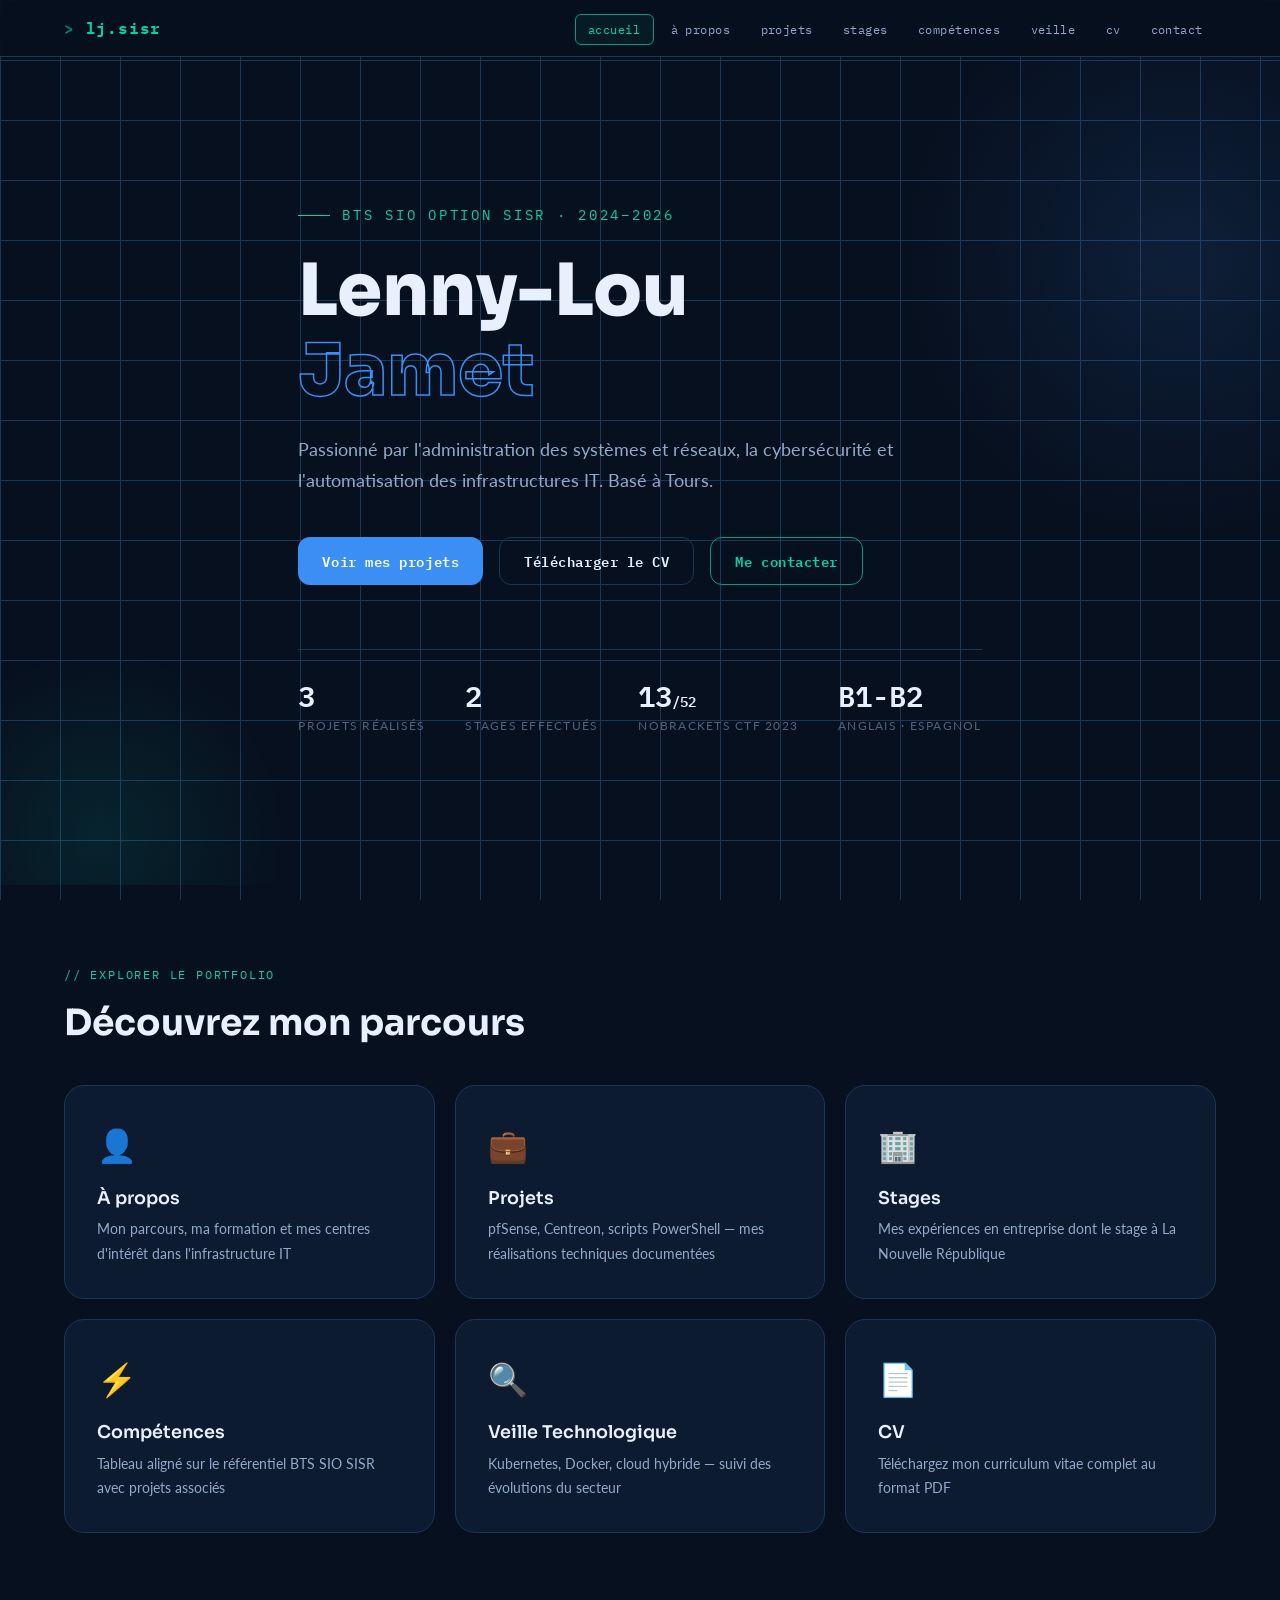
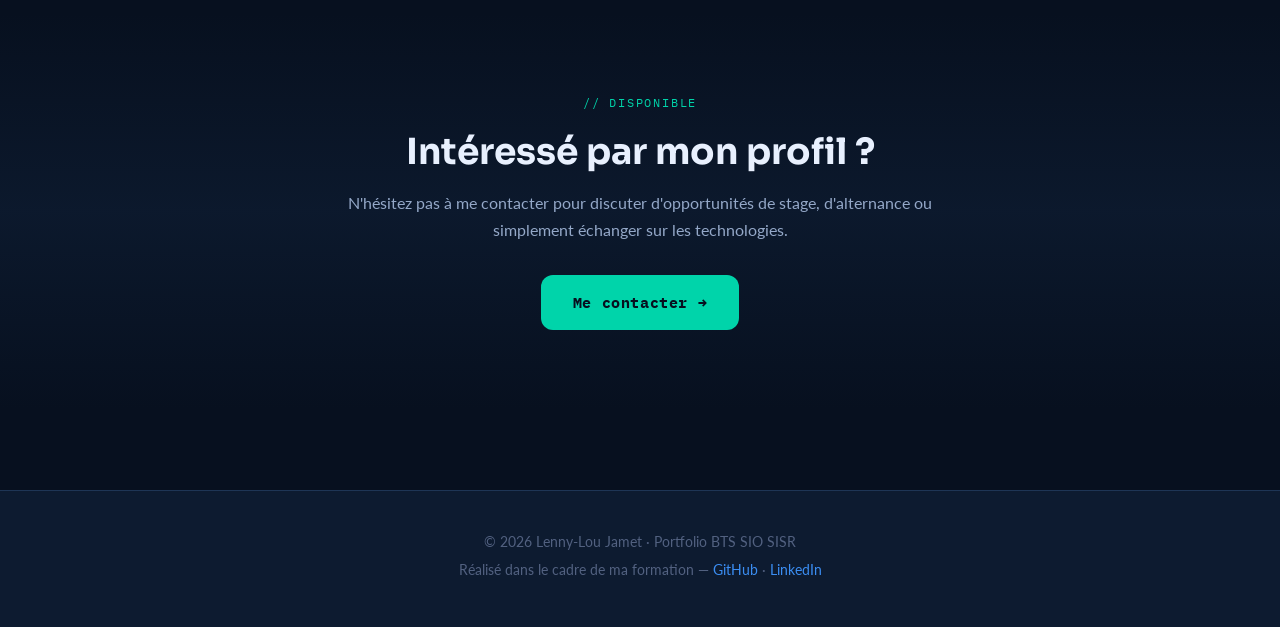
<file: portfoliosio.html>
<!DOCTYPE html>
<html lang="fr">
<head>
  <meta charset="UTF-8">
  <meta name="viewport" content="width=device-width, initial-scale=1.0">
  <link rel="icon" type="image/png" href="lj.png">
  <link rel="apple-touch-icon" href="lj.png">
  <meta name="description" content="Portfolio BTS SIO SISR - Lenny-Lou Jamet, étudiant en administration systèmes et réseaux">
  <title>Accueil — Portfolio SISR · Lenny-Lou Jamet</title>
  <link rel="stylesheet" href="styles.css">
  <script src="script.js" defer></script>
</head>
<body>

<header>
  <nav class="navbar" role="navigation" aria-label="Navigation principale">
    <div class="container">
      <div class="nav-brand"><a href="portfoliosio.html">lj.sisr</a></div>
      <button class="nav-toggle" aria-label="Menu" aria-expanded="false">
        <span></span><span></span><span></span>
      </button>
      <ul class="nav-menu">
        <li><a href="portfoliosio.html" class="active">accueil</a></li>
        <li><a href="apropos.html">à propos</a></li>
        <li><a href="projets.html">projets</a></li>
        <li><a href="stages.html">stages</a></li>
        <li><a href="competences.html">compétences</a></li>
        <li><a href="veille.html">veille</a></li>
        <li><a href="cv.html">cv</a></li>
        <li><a href="contact.html">contact</a></li>
      </ul>
    </div>
  </nav>
</header>

<main>

  <!-- HERO -->
  <section class="hero">
    <div class="container">
      <p class="hero-eyebrow">BTS SIO option SISR · 2024–2026</p>
      <h1>
        Lenny-Lou<br>
        <span class="outline">Jamet</span>
      </h1>
      <p class="hero-description">
        Passionné par l'administration des systèmes et réseaux,
        la cybersécurité et l'automatisation des infrastructures IT.
        Basé à Tours.
      </p>
      <div class="hero-actions">
        <a href="projets.html" class="btn btn-primary">Voir mes projets</a>
        <a href="cv.html" class="btn btn-secondary">Télécharger le CV</a>
        <a href="contact.html" class="btn btn-tertiary">Me contacter</a>
      </div>

      <div class="hero-stats">
        <div class="stat-item">
          <span class="stat-number">3</span>
          <span class="stat-label">Projets réalisés</span>
        </div>
        <div class="stat-item">
          <span class="stat-number">2</span>
          <span class="stat-label">Stages effectués</span>
        </div>
        <div class="stat-item">
          <span class="stat-number">13<small style="font-size:.9rem">/52</small></span>
          <span class="stat-label">NoBrackets CTF 2023</span>
        </div>
        <div class="stat-item">
          <span class="stat-number">B1-B2</span>
          <span class="stat-label">Anglais · Espagnol</span>
        </div>
      </div>
    </div>
  </section>

  <!-- PRÉSENTATION -->
  <section class="section">
    <div class="container">
      <span class="section-label">// Explorer le portfolio</span>
      <h2>Découvrez mon parcours</h2>
      <div class="home-grid">
        <a href="apropos.html" class="home-card">
          <span class="card-icon">👤</span>
          <h3>À propos</h3>
          <p>Mon parcours, ma formation et mes centres d'intérêt dans l'infrastructure IT</p>
        </a>
        <a href="projets.html" class="home-card">
          <span class="card-icon">💼</span>
          <h3>Projets</h3>
          <p>pfSense, Centreon, scripts PowerShell — mes réalisations techniques documentées</p>
        </a>
        <a href="stages.html" class="home-card">
          <span class="card-icon">🏢</span>
          <h3>Stages</h3>
          <p>Mes expériences en entreprise dont le stage à La Nouvelle République</p>
        </a>
        <a href="competences.html" class="home-card">
          <span class="card-icon">⚡</span>
          <h3>Compétences</h3>
          <p>Tableau aligné sur le référentiel BTS SIO SISR avec projets associés</p>
        </a>
        <a href="veille.html" class="home-card">
          <span class="card-icon">🔍</span>
          <h3>Veille Technologique</h3>
          <p>Kubernetes, Docker, cloud hybride — suivi des évolutions du secteur</p>
        </a>
        <a href="cv.html" class="home-card">
          <span class="card-icon">📄</span>
          <h3>CV</h3>
          <p>Téléchargez mon curriculum vitae complet au format PDF</p>
        </a>
      </div>
    </div>
  </section>

  <!-- CTA -->
  <section class="section section-alt">
    <div class="container cta-section">
      <span class="section-label">// Disponible</span>
      <h2>Intéressé par mon profil ?</h2>
      <p>N'hésitez pas à me contacter pour discuter d'opportunités de stage, d'alternance ou simplement échanger sur les technologies.</p>
      <a href="contact.html" class="btn btn-accent btn-large">Me contacter →</a>
    </div>
  </section>

</main>

<footer class="footer">
  <div class="container">
    <p>© 2026 Lenny-Lou Jamet · Portfolio BTS SIO SISR</p>
    <p>Réalisé dans le cadre de ma formation — <a href="https://github.com/SkYeZeRRR" target="_blank" rel="noopener">GitHub</a> · <a href="https://www.linkedin.com/in/lenny-lou-jamet-6957a727b" target="_blank" rel="noopener">LinkedIn</a></p>
  </div>
</footer>

</body>
</html>
</file>
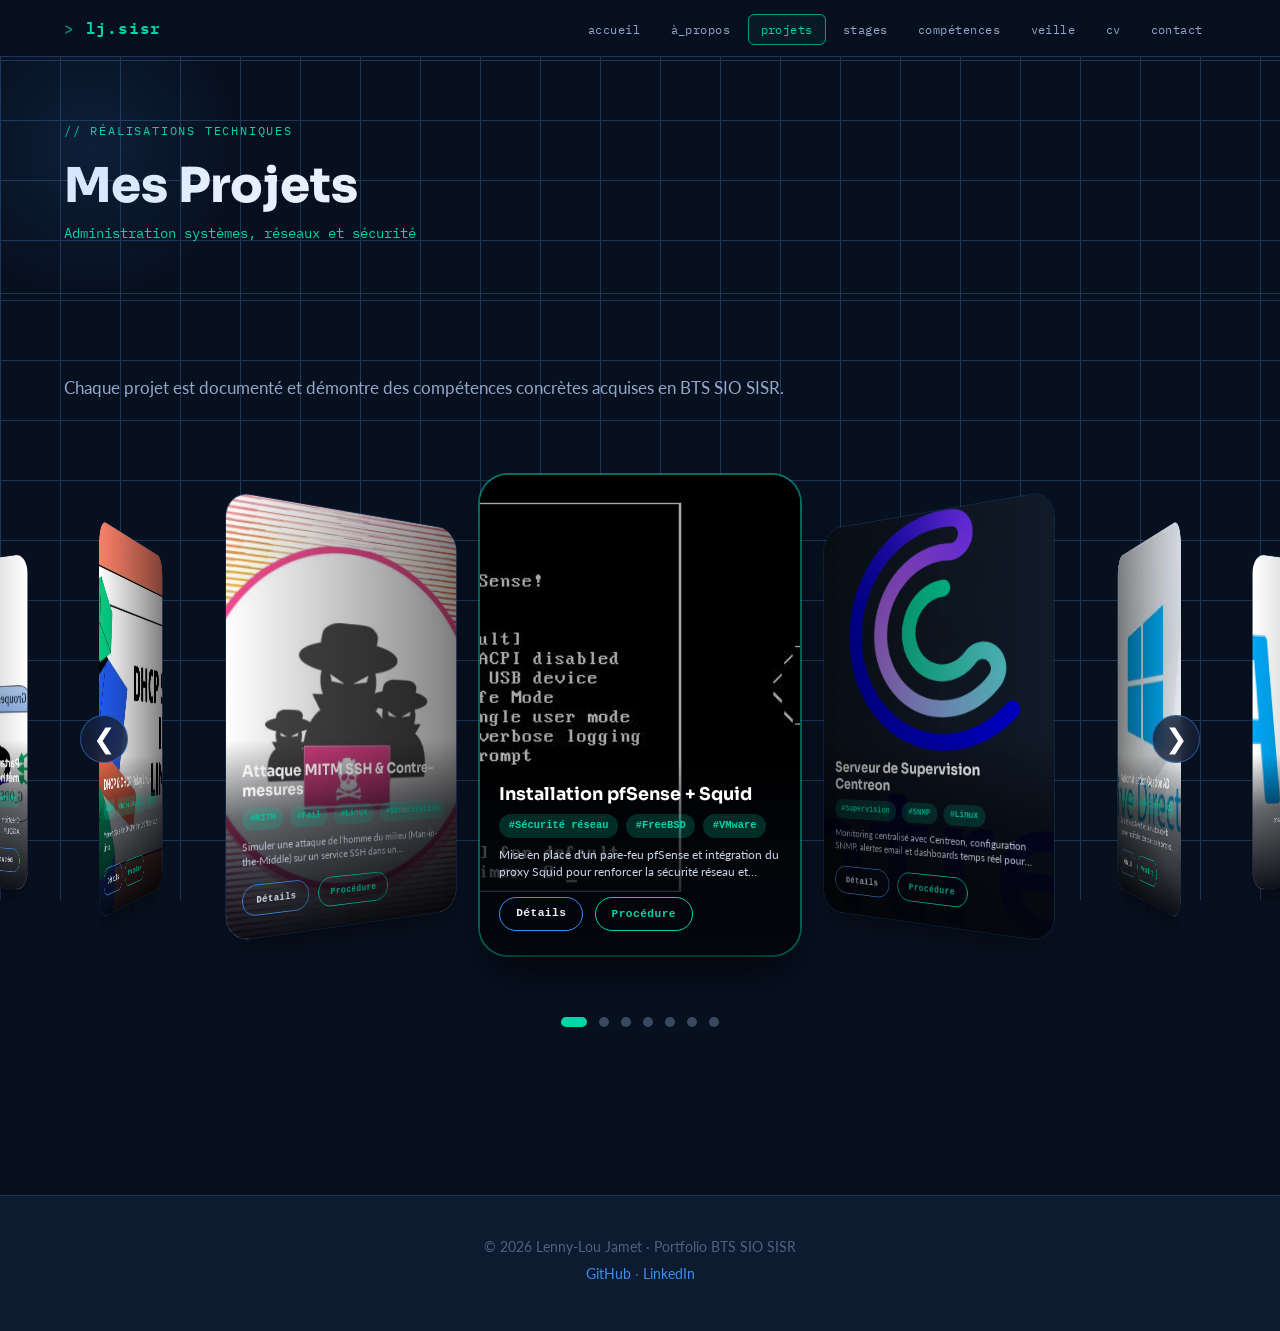
<file: projets.html>
<!DOCTYPE html>
<html lang="fr">
<head>
  <meta charset="UTF-8">
  <meta name="viewport" content="width=device-width, initial-scale=1.0">
  <link rel="icon" type="image/png" href="lj.png">
  <link rel="apple-touch-icon" href="lj.png">
  <meta name="description" content="Projets — Réalisations techniques de Lenny-Lou Jamet">
  <title>Projets — Portfolio SISR · Lenny-Lou Jamet</title>
  <link rel="stylesheet" href="styles.css">
  <link rel="stylesheet" href="https://cdn.jsdelivr.net/npm/swiper@11/swiper-bundle.min.css" />
  <style>
    /* ── Carousel Swiper ─────────────────────────────────── */
    .carousel-container {
      width: 100%;
      max-width: 1400px;
      margin: 0 auto;
      position: relative;
    }
    .swiper {
      width: 100%;
      padding-top: 2rem;
      padding-bottom: 5rem;
      overflow: visible;
    }
    .swiper-slide {
      background: rgba(18, 28, 40, 0.85);
      backdrop-filter: blur(10px);
      border-radius: 28px;
      width: 320px;
      height: 480px;
      transition: all 0.3s cubic-bezier(0.2, 0.9, 0.4, 1.1);
      box-shadow: 0 20px 35px -12px rgba(0,0,0,.5), 0 0 0 1px rgba(59,142,243,.2);
      overflow: hidden;
      position: relative;
    }
    .swiper-slide-active {
      box-shadow: 0 25px 40px -12px rgba(0,0,0,.7), 0 0 0 2px rgba(0,212,170,.5);
      transform: scale(1.02);
    }
    .slide-bg {
      position: absolute;
      top: 0; left: 0;
      width: 100%; height: 100%;
      object-fit: cover;
      z-index: 0;
      transition: transform .5s ease;
    }
    .swiper-slide:hover .slide-bg { transform: scale(1.05); }
    .slide-bg-placeholder {
      position: absolute;
      top: 0; left: 0;
      width: 100%; height: 100%;
      background: linear-gradient(145deg, #0b1424, #07101f);
      display: flex;
      align-items: center;
      justify-content: center;
      font-family: 'IBM Plex Mono', monospace;
      font-size: 3rem;
      font-weight: bold;
      color: #3b8ef3;
      z-index: 0;
    }
    .slide-content {
      position: absolute;
      bottom: 0; left: 0; right: 0;
      background: linear-gradient(to top, rgba(3,6,12,.95), rgba(3,6,12,.6) 60%, transparent);
      padding: 1.5rem 1.2rem;
      z-index: 2;
    }
    .slide-content h3 {
      font-size: 1.1rem;
      font-weight: 700;
      color: white;
      margin-bottom: .3rem;
    }
    .slide-tags {
      display: flex;
      flex-wrap: wrap;
      gap: .5rem;
      margin: .5rem 0 .6rem;
    }
    .slide-tags span {
      font-size: .65rem;
      font-weight: 600;
      background: rgba(0,212,170,.2);
      padding: .2rem .6rem;
      border-radius: 30px;
      color: #00d4aa;
      font-family: monospace;
    }
    .slide-desc {
      font-size: .75rem;
      color: #cbd5e6;
      line-height: 1.4;
      margin-bottom: 1rem;
      display: -webkit-box;
      -webkit-line-clamp: 2;
      -webkit-box-orient: vertical;
      overflow: hidden;
    }
    .project-actions {
      display: flex;
      gap: .7rem;
      flex-wrap: wrap;
      margin-top: .5rem;
    }
    /* Boutons dans les slides */
    .project-actions .btn {
      display: inline-block;
      padding: .4rem 1rem;
      border-radius: 40px;
      font-family: monospace;
      font-size: .7rem;
      font-weight: 600;
      text-decoration: none;
      transition: all .2s ease;
      cursor: pointer;
      background: transparent;
      border: 1px solid;
    }
    .project-actions .btn-secondary {
      color: #e8f0fe;
      border-color: #3b8ef3;
    }
    .project-actions .btn-secondary:hover {
      background: #3b8ef3;
      color: #fff;
      transform: translateY(-2px);
    }
    .project-actions .btn-procedure {
      color: #00d4aa;
      border-color: #00d4aa;
    }
    .project-actions .btn-procedure:hover {
      background: #00d4aa;
      color: #0a0f1e;
      transform: translateY(-2px);
    }
    /* Flèches nav */
    .nav-btn {
      position: absolute;
      top: 50%;
      transform: translateY(-50%);
      width: 48px; height: 48px;
      background: rgba(20,30,55,.8);
      backdrop-filter: blur(8px);
      border-radius: 60px;
      display: flex;
      align-items: center;
      justify-content: center;
      cursor: pointer;
      z-index: 30;
      transition: all .25s;
      border: 1px solid rgba(59,142,243,.5);
    }
    .nav-btn:hover {
      background: #1d4ed8;
      border-color: #00d4aa;
      transform: translateY(-50%) scale(1.08);
    }
    .btn-prev { left: 1rem; }
    .btn-prev::after { content: "❮"; font-size: 1.7rem; color: white; }
    .btn-next { right: 1rem; }
    .btn-next::after { content: "❯"; font-size: 1.7rem; color: white; }
    .swiper-pagination { bottom: 0px !important; }
    .swiper-pagination-bullet {
      width: 10px; height: 10px;
      background: #5d6f8f;
      opacity: .6;
      transition: all .2s;
      margin: 0 6px !important;
    }
    .swiper-pagination-bullet-active {
      background: #00d4aa;
      opacity: 1;
      width: 26px;
      border-radius: 10px;
    }

    /* ── Modal PDF ───────────────────────────────────────── */
    .modal-pdf {
      display: none;
      position: fixed;
      inset: 0;
      z-index: 3000;
      background: rgba(0,0,0,.85);
      backdrop-filter: blur(6px);
      align-items: center;
      justify-content: center;
      padding: 1rem;
    }
    .modal-pdf.open { display: flex; }

    .modal-pdf-content {
      background: var(--bg-card, #0d1b30);
      border: 1px solid rgba(59,142,243,.35);
      border-radius: 20px;
      width: 100%;
      max-width: 900px;
      height: 88vh;
      display: flex;
      flex-direction: column;
      overflow: hidden;
      box-shadow: 0 30px 60px rgba(0,0,0,.6);
    }

    .modal-pdf-header {
      display: flex;
      align-items: center;
      justify-content: space-between;
      padding: 1rem 1.5rem;
      border-bottom: 1px solid rgba(59,142,243,.2);
      flex-shrink: 0;
    }

    .modal-pdf-title {
      font-family: 'IBM Plex Mono', monospace;
      font-size: .85rem;
      color: #00d4aa;
      letter-spacing: .05em;
      display: flex;
      align-items: center;
      gap: .6rem;
    }

    .modal-pdf-title::before {
      content: '📄';
      font-size: 1rem;
    }

    .modal-pdf-actions {
      display: flex;
      gap: .75rem;
      align-items: center;
    }

    .modal-pdf-download {
      font-family: monospace;
      font-size: .75rem;
      padding: .35rem .9rem;
      border-radius: 30px;
      border: 1px solid #3b8ef3;
      color: #3b8ef3;
      text-decoration: none;
      transition: all .2s;
    }
    .modal-pdf-download:hover { background: #3b8ef3; color: #fff; }

    .modal-pdf-close {
      background: none;
      border: none;
      color: #526180;
      font-size: 1.6rem;
      cursor: pointer;
      line-height: 1;
      transition: color .2s;
      padding: 0;
    }
    .modal-pdf-close:hover { color: #ef4444; }

    .modal-pdf-body {
      flex: 1;
      overflow: hidden;
      background: #1a1a2e;
    }

    .modal-pdf-body iframe {
      width: 100%;
      height: 100%;
      border: none;
      display: block;
    }

    /* Fallback quand iframe bloqué */
    .pdf-fallback {
      display: none;
      flex-direction: column;
      align-items: center;
      justify-content: center;
      height: 100%;
      gap: 1rem;
      color: #94a8c8;
      font-family: 'IBM Plex Mono', monospace;
      font-size: .9rem;
      text-align: center;
      padding: 2rem;
    }

    @media (max-width: 768px) {
      .swiper-slide { width: 280px; height: 440px; }
      .nav-btn { width: 38px; height: 38px; }
      .btn-prev { left: .2rem; }
      .btn-next { right: .2rem; }
      .modal-pdf-content { height: 92vh; }
    }
    @media (max-width: 480px) {
      .swiper-slide { width: 260px; height: 420px; }
      .project-actions { gap: .5rem; }
      .project-actions .btn { padding: .3rem .8rem; font-size: .65rem; }
    }
  </style>
</head>
<body>

<header>
  <nav class="navbar" role="navigation" aria-label="Navigation principale">
    <div class="container">
      <div class="nav-brand"><a href="portfoliosio.html">lj.sisr</a></div>
      <button class="nav-toggle" aria-label="Menu" aria-expanded="false">
        <span></span><span></span><span></span>
      </button>
      <ul class="nav-menu">
        <li><a href="portfoliosio.html">accueil</a></li>
        <li><a href="apropos.html">à_propos</a></li>
        <li><a href="projets.html" class="active">projets</a></li>
        <li><a href="stages.html">stages</a></li>
        <li><a href="competences.html">compétences</a></li>
        <li><a href="veille.html">veille</a></li>
        <li><a href="cv.html">cv</a></li>
        <li><a href="contact.html">contact</a></li>
      </ul>
    </div>
  </nav>
</header>

<main>
  <section class="page-header">
    <div class="container">
      <span class="section-label">// réalisations techniques</span>
      <h1>Mes <span class="outline">Projets</span></h1>
      <p class="page-subtitle">Administration systèmes, réseaux et sécurité</p>
    </div>
  </section>

  <section class="section">
    <div class="container">
      <p class="section-intro">Chaque projet est documenté et démontre des compétences concrètes acquises en BTS SIO SISR.</p>

      <!-- ── CARROUSEL SWIPER ── -->
      <div class="carousel-container">
        <div class="swiper mySwiper">
          <div class="swiper-wrapper">

            <!-- Projet 1 : pfSense + Squid -->
            <div class="swiper-slide">
              <img class="slide-bg" src="pfsense.png" alt="pfSense"
                   onerror="this.style.display='none'; this.nextElementSibling.style.display='flex';">
              <div class="slide-bg-placeholder" style="display:none;">🔒 pfSense</div>
              <div class="slide-content">
                <h3>Installation pfSense + Squid</h3>
                <div class="slide-tags">
                  <span>#Sécurité réseau</span><span>#FreeBSD</span><span>#VMware</span>
                </div>
                <div class="slide-desc">Mise en place d'un pare-feu pfSense et intégration du proxy Squid pour renforcer la sécurité réseau et contrôler la navigation en entreprise.</div>
                <div class="project-actions">
                  <a href="#projet1-details" class="btn btn-secondary">Détails</a>
                  <button class="btn btn-procedure" onclick="openPdf('pfsens.et.squid.pdf', 'Procédure — pfSense + Squid')">Procédure</button>
                </div>
              </div>
            </div>

            <!-- Projet 2 : Centreon -->
            <div class="swiper-slide">
              <img class="slide-bg" src="centreon.png" alt="Centreon"
                   onerror="this.style.display='none'; this.nextElementSibling.style.display='flex';">
              <div class="slide-bg-placeholder" style="display:none;">📊 Centreon</div>
              <div class="slide-content">
                <h3>Serveur de Supervision Centreon</h3>
                <div class="slide-tags">
                  <span>#Supervision</span><span>#SNMP</span><span>#Linux</span>
                </div>
                <div class="slide-desc">Monitoring centralisé avec Centreon, configuration SNMP, alertes email et dashboards temps réel pour l'infrastructure.</div>
                <div class="project-actions">
                  <a href="#projet2-details" class="btn btn-secondary">Détails</a>
                  <button class="btn btn-procedure" onclick="openPdf('Procedure.centreon.pdf', 'Procédure — Centreon')">Procédure</button>
                </div>
              </div>
            </div>

            <!-- Projet 3 : PowerShell AD -->
            <div class="swiper-slide">
              <img class="slide-bg" src="AD.webp" alt="AD"
                   onerror="this.style.display='none'; this.nextElementSibling.style.display='flex';">
              <div class="slide-bg-placeholder" style="display:none;">AD</div>
              <div class="slide-content">
                <h3>Automatisation Gestion AD</h3>
                <div class="slide-tags">
                  <span>#PowerShell</span><span>#Active Directory</span><span>#CSV</span>
                </div>
                <div class="slide-desc">Suite de scripts PowerShell pour automatiser la création, modification et suppression de comptes utilisateurs AD.</div>
                <div class="project-actions">
                  <a href="#projet3-details" class="btn btn-secondary">Détails</a>
                  <button class="btn btn-procedure" onclick="openPdf('procedure_ad.pdf', 'Procédure — PowerShell AD')">Procédure</button>
                </div>
              </div>
            </div>

            <!-- Projet 4 : GLPI -->
            <div class="swiper-slide">
              <img class="slide-bg" src="GLPI.webp" alt="GLPI"
                   onerror="this.style.display='none'; this.nextElementSibling.style.display='flex';">
              <div class="slide-bg-placeholder" style="display:none;">GLPI</div>
              <div class="slide-content">
                <h3>Installation de GLPI</h3>
                <div class="slide-tags">
                  <span>#Gestion_Parc</span><span>#Ticketing</span>
                </div>
                <div class="slide-desc">Mise en Place de GLPI pour la gestion d'un parc informatique et du ticketing</div>
                <div class="project-actions">
                  <a href="#projet4-details" class="btn btn-secondary">Détails</a>
                  <button class="btn btn-procedure" onclick="openPdf('Procedure_GLPI.pdf', 'Procédure — GLPI')">Procédure</button>
                </div>
              </div>
            </div>

            <!-- Projet 5 : ADGLP -->
            <div class="swiper-slide">
              <img class="slide-bg" src="ADGLP.webp" alt="ADGLP"
                   onerror="this.style.display='none'; this.nextElementSibling.style.display='flex';">
              <div class="slide-bg-placeholder" style="display:none;">ADGLP</div>
              <div class="slide-content">
                <h3>Partage Windows avec méthode AGDLP</h3>
                <div class="slide-tags">
                  <span>#Partage</span><span>#windows</span>
                </div>
                <div class="slide-desc">Création d'un partage Windows avec méthode AGDLP.</div>
                <div class="project-actions">
                  <a href="#projet5-details" class="btn btn-secondary">Détails</a>
                  <button class="btn btn-procedure" onclick="openPdf('Procedure_AGDLP_GUI.pdf', 'Procédure — Import CSV')">Procédure</button>
                </div>
              </div>
            </div>

            <!-- Projet 6 : DHCP & DHCP Relay Linux -->
            <div class="swiper-slide">
              <img class="slide-bg" src="dhcp-server-linux.jpg" alt="ADGLP"
                   onerror="this.style.display='none'; this.nextElementSibling.style.display='flex';">
              <div class="slide-bg-placeholder" style="display:none;">ADGLP</div>
              <div class="slide-content">
                <h3>DHCP & DHCP Relay Linux</h3>
                <div class="slide-tags">
                  <span>#DHCP</span><span>#Haute-disponibilité</span><span>#Linux</span>
                </div>
                <div class="slide-desc">Mise en place d'un DHCP et d'un DHCP Relay sous Linux.</div>
                <div class="project-actions">
                  <a href="#projet6-details" class="btn btn-secondary">Détails</a>
                  <button class="btn btn-procedure" onclick="openPdf('Procedure-dhcp-&-dhcp-relay-linux.pdf', 'Procédure — Reporting')">Procédure</button>
                </div>
              </div>
            </div>

            <!-- Projet 7 : Attaque MITM -->
            <div class="swiper-slide">
              <img class="slide-bg" src="mitm.jpg" alt="AttackMITM"
                   onerror="this.style.display='none'; this.nextElementSibling.style.display='flex';">
              <div class="slide-bg-placeholder" style="display:none;">ADGLP</div>
              <div class="slide-content">
                <h3>Attaque MITM SSH & Contre-mesures</h3>
                <div class="slide-tags">
                  <span>#MITM</span><span>#Fail</span><span>#Linux</span><span>#Sécurisation</span>
                </div>
                <div class="slide-desc">Simuler une attaque de l'homme du milieu (Man-in-the-Middle) sur un service SSH dans un environnement virtualisé</div>
                <div class="project-actions">
                  <a href="#projet7-details" class="btn btn-secondary">Détails</a>
                  <button class="btn btn-procedure" onclick="openPdf('procedure_mitm_ssh.pdf', 'Procédure — Reporting')">Procédure</button>
                </div>
              </div>
            </div>

          </div>

          <div class="nav-btn btn-prev"></div>
          <div class="nav-btn btn-next"></div>
          <div class="swiper-pagination"></div>
        </div>
      </div>
    </div>
      <!-- ── FIN CARROUSEL ── -->

    </div>
  </section>
</main>

<!-- ════════════════════════════════════════════════════════
     MODAL PDF VISIONNEUSE
════════════════════════════════════════════════════════ -->
<div id="pdfModal" class="modal-pdf" role="dialog" aria-modal="true" aria-label="Visionneuse de procédure">
  <div class="modal-pdf-content">
    <div class="modal-pdf-header">
      <span class="modal-pdf-title" id="pdfModalTitle">Procédure</span>
      <div class="modal-pdf-actions">
        <a id="pdfDownloadBtn" href="#" download class="modal-pdf-download">⬇ Télécharger</a>
        <button class="modal-pdf-close" onclick="closePdf()" aria-label="Fermer">×</button>
      </div>
    </div>
    <div class="modal-pdf-body">
      <iframe id="pdfFrame" src="" title="Visionneuse PDF"></iframe>
      <div class="pdf-fallback" id="pdfFallback">
        <span style="font-size:3rem;">📄</span>
        <p>Le PDF ne peut pas s'afficher directement dans le navigateur.</p>
        <a id="pdfFallbackLink" href="#" download class="modal-pdf-download" style="font-size:.9rem;padding:.5rem 1.5rem;">⬇ Télécharger le PDF</a>
      </div>
    </div>
  </div>
</div>

<!-- ════════════════════════════════════════════════════════
     MODALS DÉTAILS
════════════════════════════════════════════════════════ -->
<div id="projet1-details" class="modal">
  <div class="modal-content">
    <a href="#" class="modal-close" aria-label="Fermer">&times;</a>
    <h3>pfSense + Squid — Détails</h3>
    <p><strong style="color:var(--text-strong)">Objectif :</strong> Déployer un pare-feu et un proxy pour gérer et restreindre la navigation web en entreprise.</p>
    <p><strong style="color:var(--text-strong)">Réalisations :</strong></p>
    <ul>
      <li>Création d'une VM FreeBSD sous VMware</li>
      <li>Installation et configuration de pfSense</li>
      <li>Mise en place de règles de pare-feu par interface</li>
      <li>Intégration du proxy Squid pour filtrage de contenu</li>
      <li>Documentation complète avec schéma réseau</li>
    </ul>
    <p><strong style="color:var(--text-strong)">Compétences mobilisées :</strong> Administration pare-feu, gestion de règles réseau, configuration proxy, virtualisation VMware</p>
    <p><strong style="color:var(--text-strong)">Lien référentiel :</strong> Bloc 2 — Administrer et sécuriser un équipement réseau</p>
  </div>
</div>

<div id="projet2-details" class="modal">
  <div class="modal-content">
    <a href="#" class="modal-close" aria-label="Fermer">&times;</a>
    <h3>Supervision Centreon — Détails</h3>
    <p><strong style="color:var(--text-strong)">Objectif :</strong> Surveiller en temps réel l'état et les performances du système informatique pour détecter et alerter en cas d'anomalie.</p>
    <p><strong style="color:var(--text-strong)">Réalisations :</strong></p>
    <ul>
      <li>Installation de Centreon sur Ubuntu Server</li>
      <li>Configuration du protocole SNMP sur les équipements supervisés</li>
      <li>Création de templates et d'hôtes dans Centreon</li>
      <li>Configuration d'alertes par email</li>
      <li>Mise en place de dashboards de visualisation en temps réel</li>
    </ul>
    <p><strong style="color:var(--text-strong)">Compétences mobilisées :</strong> Supervision réseau, configuration Linux, SNMP, alerting, monitoring</p>
    <p><strong style="color:var(--text-strong)">Lien référentiel :</strong> Bloc 2 — Exploiter, dépanner et superviser une solution</p>
  </div>
</div>

<div id="projet3-details" class="modal">
  <div class="modal-content">
    <a href="#" class="modal-close" aria-label="Fermer">&times;</a>
    <h3>Automatisation PowerShell AD — Détails</h3>
    <p><strong style="color:var(--text-strong)">Objectif :</strong> Réduire le temps de gestion des comptes utilisateurs et éliminer les erreurs manuelles.</p>
    <p><strong style="color:var(--text-strong)">Réalisations :</strong></p>
    <ul>
      <li>Script de création de comptes</li>
      <li>Génération automatique de mots de passe sécurisés</li>
      <li>Attribution automatique de groupes selon le service</li>
      <li>Gestion des dossiers personnels et partages réseau</li>
      <li>Journal détaillé des opérations (logging)</li>
    </ul>
    <p><strong style="color:var(--text-strong)">Compétences mobilisées :</strong> Scripting PowerShell, automatisation, gestion Active Directory</p>
    <p><strong style="color:var(--text-strong)">Lien référentiel :</strong> Bloc 2 — Automatiser les tâches d'administration</p>
  </div>
</div>

<div id="projet4-details" class="modal">
  <div class="modal-content">
    <a href="#" class="modal-close" aria-label="Fermer">&times;</a>
    <h3>GLPI — Gestion de Parc Informatique & Ticketing</h3>
    <p><strong style="color:var(--text-strong)">Objectif :</strong> Déployer et configurer GLPI, solution open source de gestion de parc informatique et de helpdesk, sur un serveur Linux avec une stack LAMP complète.</p>
    <p><strong style="color:var(--text-strong)">Réalisations :</strong></p>
    <ul>
      <li>Mise en place de l'environnement serveur Linux (Debian) avec Apache, MariaDB et PHP</li>
      <li>Installation et configuration de GLPI 10.x</li>
      <li>Paramétrage de la CMDB pour l'inventaire des actifs informatiques (postes, périphériques, logiciels)</li>
      <li>Configuration du module de ticketing selon les bonnes pratiques ITIL (incidents, demandes, changements)</li>
      <li>Intégration avec un annuaire LDAP / Active Directory pour l'import automatique des utilisateurs</li>
      <li>Gestion des profils d'accès et des droits utilisateurs</li>
      <li>Documentation complète de la procédure d'installation et de configuration</li>
    </ul>
    <p><strong style="color:var(--text-strong)">Compétences mobilisées :</strong> Administration Linux, déploiement d'application web (LAMP), gestion de base de données MariaDB, intégration LDAP/AD, concepts ITIL, gestion de parc informatique</p>
    <p><strong style="color:var(--text-strong)">Lien référentiel :</strong> Bloc 2 — Maintenir et exploiter l'infrastructure et les services d'un système d'information</p>
  </div>
</div>

<div id="projet5-details" class="modal">
  <div class="modal-content">
    <a href="#" class="modal-close" aria-label="Fermer">&times;</a>
    <h3>Active Directory — Méthode AGDLP</h3>
    <p><strong style="color:var(--text-strong)">Objectif :</strong> Mettre en place une gestion structurée des droits d'accès aux ressources partagées en entreprise via la méthode AGDLP (Accounts, Global groups, Domain Local groups, Permissions) sous Windows Server.</p>
    <p><strong style="color:var(--text-strong)">Réalisations :</strong></p>
    <ul>
      <li>Création d'une hiérarchie d'Unités d'Organisation (OU) dans Active Directory</li>
      <li>Mise en place de comptes utilisateurs et de groupes Globaux par service (Comptabilité, RH, Direction, Informatique)</li>
      <li>Création de groupes Domaine Local avec niveaux d'accès distincts (Lecture, Modification, Contrôle Total)</li>
      <li>Imbrication des groupes selon la chaîne AGDLP : A → G → DL → P</li>
      <li>Configuration d'un partage réseau SMB et application des permissions NTFS par groupe Domaine Local</li>
      <li>Déploiement automatique des lecteurs réseau via stratégie de groupe (GPO) avec ciblage par groupe AD</li>
      <li>Tests de validation des accès et documentation de la procédure complète</li>
    </ul>
    <p><strong style="color:var(--text-strong)">Compétences mobilisées :</strong> Administration Active Directory, gestion des droits NTFS/SMB, stratégies de groupe (GPO), structuration des accès réseau, virtualisation Windows Server</p>
    <p><strong style="color:var(--text-strong)">Lien référentiel :</strong> Bloc 2 — Administrer et sécuriser les ressources d'un domaine Windows</p>
  </div>
</div>

<div id="projet6-details" class="modal">
  <div class="modal-content">
    <a href="#" class="modal-close" aria-label="Fermer">&times;</a>
    <h3>DHCP & DHCP Relay — Linux (Debian)</h3>
    <p><strong style="color:var(--text-strong)">Objectif :</strong> Mettre en place un service DHCP centralisé avec relais DHCP sur des machines virtuelles Debian sous VMware Workstation, permettant la distribution automatique d'adresses IP à travers plusieurs réseaux segmentés.</p>
    <p><strong style="color:var(--text-strong)">Réalisations :</strong></p>
    <ul>
      <li>Déploiement de 3 machines virtuelles Debian 12 sous VMware Workstation (Serveur DHCP, Routeur, Client)</li>
      <li>Installation et configuration du service <code>isc-dhcp-server</code> avec déclaration des plages d'adresses et options réseau</li>
      <li>Création et attribution des LAN Segments VMware (SERVEUR, CLIENT) pour isoler les réseaux</li>
      <li>Configuration du routeur Debian avec 3 interfaces réseau (LAN SERVEUR, LAN CLIENT, NAT)</li>
      <li>Mise en place du service DHCP Relay (<code>isc-dhcp-relay</code>) pour relayer les requêtes DHCP entre les segments réseau</li>
      <li>Activation de l'IP Forwarding et configuration du NAT via iptables pour donner accès à Internet aux clients</li>
      <li>Phase de tests : vérification de l'attribution des adresses IP et de la connectivité Internet depuis le client</li>
    </ul>
    <p><strong style="color:var(--text-strong)">Compétences mobilisées :</strong> Administration Linux, configuration réseau (interfaces, routage, NAT), service DHCP, DHCP Relay, virtualisation VMware Workstation, segmentation réseau</p>
    <p><strong style="color:var(--text-strong)">Lien référentiel :</strong> Bloc 2 — Administrer et sécuriser les équipements et services d'un réseau</p>
  </div>
</div>

<div id="projet7-details" class="modal">
  <div class="modal-content">
    <a href="#" class="modal-close" aria-label="Fermer">&times;</a>
    <h3>Attaque MITM SSH & Contre-mesures — Cybersécurité</h3>
    <p><strong style="color:var(--text-strong)">Objectif :</strong> Simuler une attaque de l'homme du milieu (Man-in-the-Middle) sur un service SSH dans un environnement virtualisé sous VMware, puis analyser les vulnérabilités exploitées et mettre en place des contre-mesures adaptées.</p>
    <p><strong style="color:var(--text-strong)">Réalisations :</strong></p>
    <ul>
      <li>Déploiement d'une maquette réseau sous VirtualBox composée de 4 machines virtuelles (serveur SSH Debian, client SSH Debian, attaquant Kali Linux, routeur OpenBSD)</li>
      <li>Reconnaissance réseau avec <code>nmap</code> pour identifier les hôtes et services exposés</li>
      <li>Mise en œuvre d'une attaque ARP Spoofing avec <code>ettercap</code> pour intercepter les communications entre le client et le serveur SSH</li>
      <li>Exploitation de la vulnérabilité via l'outil <code>ssh-mitm</code> et redirection de flux avec <code>iptables</code> pour capturer les identifiants en clair</li>
      <li>Analyse des trames réseau avec Wireshark pour comprendre le déroulement de l'attaque</li>
      <li>Mise en place de contre-mesures : authentification par paires de clés ECDSA, désactivation de l'authentification par mot de passe, publication des empreintes via le protocole SSHFP dans la zone DNS</li>
      <li>Durcissement du service OpenSSH selon les recommandations ANSSI : restriction des algorithmes de chiffrement autorisés, séparation des privilèges, limitation des accès utilisateurs, changement de port</li>
    </ul>
    <p><strong style="color:var(--text-strong)">Compétences mobilisées :</strong> Cryptographie (symétrique, asymétrique, hachage), exploitation de vulnérabilités ARP, analyse de trames réseau, administration OpenSSH, sécurisation de services réseau, Kali Linux, ethical hacking</p>
    <p><strong style="color:var(--text-strong)">Lien référentiel :</strong> Bloc 3 — Cybersécurité des services informatiques</p>
  </div>
</div>

<footer class="footer">
  <div class="container">
    <p>© 2026 Lenny-Lou Jamet · Portfolio BTS SIO SISR</p>
    <p>
      <a href="https://github.com/SkYeZeRRR" target="_blank" rel="noopener">GitHub</a> ·
      <a href="https://www.linkedin.com/in/lenny-lou-jamet-6957a727b" target="_blank" rel="noopener">LinkedIn</a>
    </p>
  </div>
</footer>

<!-- Swiper JS -->
<script src="https://cdn.jsdelivr.net/npm/swiper@11/swiper-bundle.min.js"></script>
<script src="script.js"></script>
<script>
  // ── Swiper init ──────────────────────────────────────────
  (function () {
    new Swiper('.mySwiper', {
      effect: 'coverflow',
      grabCursor: true,
      centeredSlides: true,
      slidesPerView: 'auto',
      loop: true,
      autoplay: { delay: 2800, disableOnInteraction: false, pauseOnMouseEnter: true },
      speed: 800,
      coverflowEffect: { rotate: 45, stretch: -15, depth: 180, modifier: 1.2, slideShadows: true },
      navigation: { nextEl: '.btn-next', prevEl: '.btn-prev' },
      pagination: { el: '.swiper-pagination', clickable: true },
      keyboard: { enabled: true },
      breakpoints: {
        0:   { coverflowEffect: { rotate: 35, stretch: -10, depth: 130, modifier: 1 } },
        768: { coverflowEffect: { rotate: 45, stretch: -15, depth: 180, modifier: 1.1 } }
      }
    });
  })();

  // ── Modals "détails" (ancre hash) ───────────────────────
  document.querySelectorAll('.modal').forEach(modal => {
    modal.addEventListener('click', e => {
      if (e.target === modal) window.location.hash = '';
    });
  });

  // ── Visionneuse PDF ─────────────────────────────────────
  const pdfModal      = document.getElementById('pdfModal');
  const pdfFrame      = document.getElementById('pdfFrame');
  const pdfTitle      = document.getElementById('pdfModalTitle');
  const pdfDownload   = document.getElementById('pdfDownloadBtn');
  const pdfFallback   = document.getElementById('pdfFallback');
  const pdfFallbackLk = document.getElementById('pdfFallbackLink');

  function openPdf(filename, title) {
    // Met à jour le titre et le lien de téléchargement
    pdfTitle.textContent   = title;
    pdfDownload.href       = filename;
    pdfDownload.download   = filename;
    pdfFallbackLk.href     = filename;
    pdfFallbackLk.download = filename;

    // Charge l'iframe
    pdfFrame.src     = filename;
    pdfFallback.style.display = 'none';
    pdfFrame.style.display    = 'block';

    // Ouvre la modal
    pdfModal.classList.add('open');
    document.body.style.overflow = 'hidden';

    // Détection échec de chargement iframe (fichier absent, CORS…)
    pdfFrame.onerror = showFallback;
    pdfFrame.onload  = function () {
      // Si l'iframe est vide ou bloquée, affiche le fallback
      try {
        const doc = pdfFrame.contentDocument || pdfFrame.contentWindow.document;
        if (!doc || doc.body.innerHTML === '') showFallback();
      } catch (e) {
        // Cross-origin : le PDF est chargé normalement
      }
    };
  }

  function showFallback() {
    pdfFrame.style.display    = 'none';
    pdfFallback.style.display = 'flex';
  }

  function closePdf() {
    pdfModal.classList.remove('open');
    document.body.style.overflow = '';
    // Vide l'iframe pour arrêter le chargement
    setTimeout(() => { pdfFrame.src = ''; }, 300);
  }

  // Fermeture au clic sur le fond
  pdfModal.addEventListener('click', e => {
    if (e.target === pdfModal) closePdf();
  });

  // Fermeture avec Échap
  document.addEventListener('keydown', e => {
    if (e.key === 'Escape' && pdfModal.classList.contains('open')) closePdf();
  });
</script>
</body>
</html>
</file>
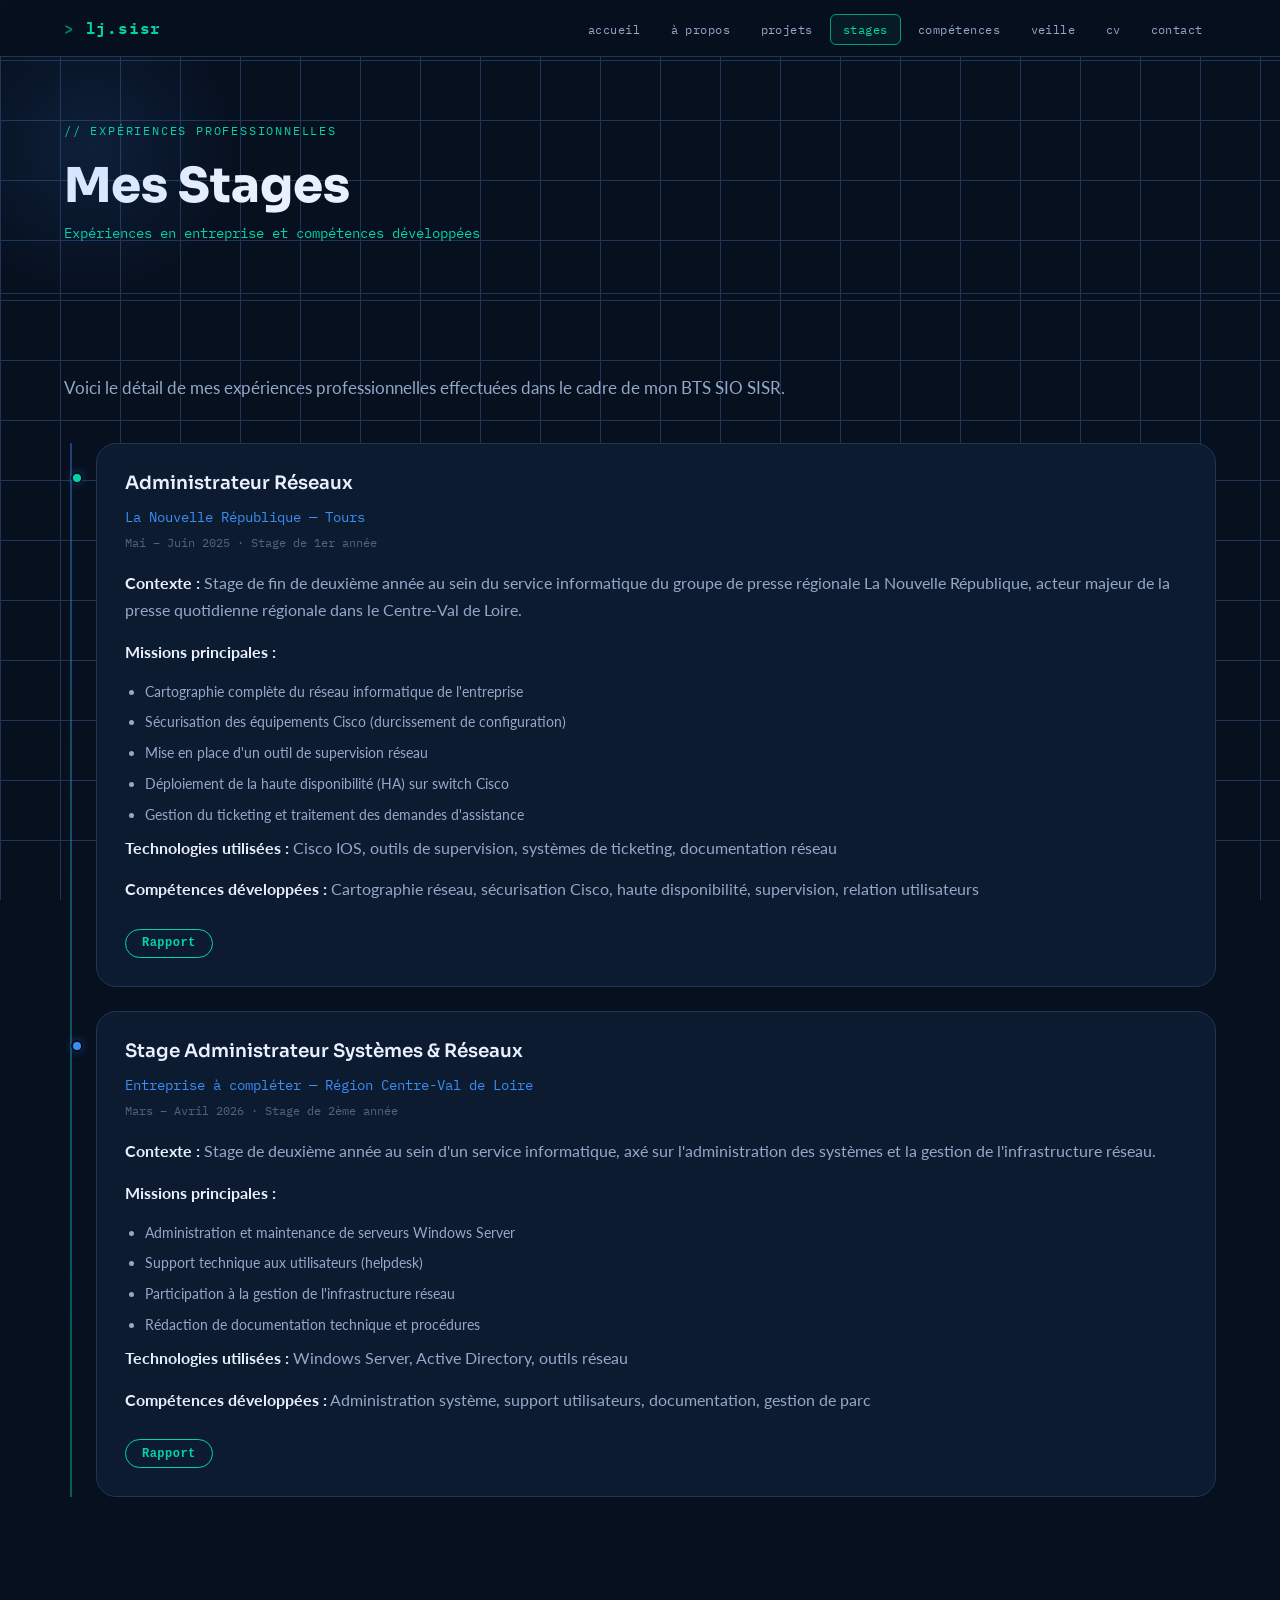
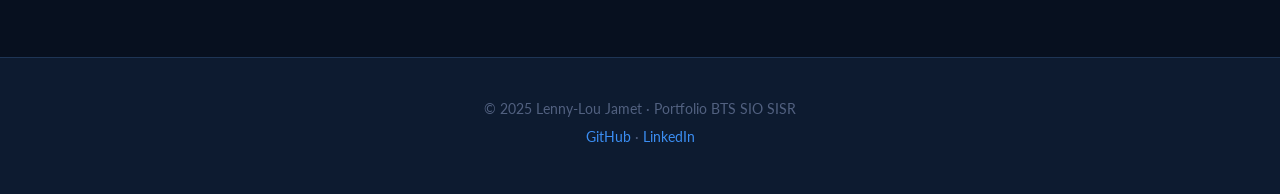
<file: stages.html>
<!DOCTYPE html>
<html lang="fr">
<head>
  <meta charset="UTF-8">
  <meta name="viewport" content="width=device-width, initial-scale=1.0">
  <link rel="icon" type="image/png" href="lj.png">
  <link rel="apple-touch-icon" href="lj.png">
  <meta name="description" content="Stages — Expériences professionnelles de Lenny-Lou Jamet">
  <title>Stages — Portfolio SISR · Lenny-Lou Jamet</title>
  <link rel="stylesheet" href="styles.css">
  <script src="script.js" defer></script>
  <style>
    /* ── Boutons rapport dans les stage-cards ── */
    .stage-content .btn {
      display: inline-block;
      padding: .4rem 1rem;
      border-radius: 40px;
      font-family: monospace;
      font-size: .75rem;
      font-weight: 600;
      text-decoration: none;
      transition: all .2s ease;
      cursor: pointer;
      background: transparent;
      border: 1px solid;
      margin-top: .75rem;
    }
    .stage-content .btn-procedure {
      color: #00d4aa;
      border-color: #00d4aa;
    }
    .stage-content .btn-procedure:hover {
      background: #00d4aa;
      color: #0a0f1e;
      transform: translateY(-2px);
    }

    /* ── Modal PDF Visionneuse ── */
    .modal-pdf {
      display: none;
      position: fixed;
      inset: 0;
      z-index: 3000;
      background: rgba(0,0,0,.85);
      backdrop-filter: blur(6px);
      align-items: center;
      justify-content: center;
      padding: 1rem;
    }
    .modal-pdf.open { display: flex; }

    .modal-pdf-content {
      background: var(--bg-card, #0d1b30);
      border: 1px solid rgba(59,142,243,.35);
      border-radius: 20px;
      width: 100%;
      max-width: 900px;
      height: 88vh;
      display: flex;
      flex-direction: column;
      overflow: hidden;
      box-shadow: 0 30px 60px rgba(0,0,0,.6);
    }

    .modal-pdf-header {
      display: flex;
      align-items: center;
      justify-content: space-between;
      padding: 1rem 1.5rem;
      border-bottom: 1px solid rgba(59,142,243,.2);
      flex-shrink: 0;
    }

    .modal-pdf-title {
      font-family: 'IBM Plex Mono', monospace;
      font-size: .85rem;
      color: #00d4aa;
      letter-spacing: .05em;
      display: flex;
      align-items: center;
      gap: .6rem;
    }
    .modal-pdf-title::before { content: '📄'; font-size: 1rem; }

    .modal-pdf-actions {
      display: flex;
      gap: .75rem;
      align-items: center;
    }

    .modal-pdf-download {
      font-family: monospace;
      font-size: .75rem;
      padding: .35rem .9rem;
      border-radius: 30px;
      border: 1px solid #3b8ef3;
      color: #3b8ef3;
      text-decoration: none;
      transition: all .2s;
    }
    .modal-pdf-download:hover { background: #3b8ef3; color: #fff; }

    .modal-pdf-close {
      background: none;
      border: none;
      color: #526180;
      font-size: 1.6rem;
      cursor: pointer;
      line-height: 1;
      transition: color .2s;
      padding: 0;
    }
    .modal-pdf-close:hover { color: #ef4444; }

    .modal-pdf-body {
      flex: 1;
      overflow: hidden;
      background: #1a1a2e;
    }
    .modal-pdf-body iframe {
      width: 100%;
      height: 100%;
      border: none;
      display: block;
    }

    .pdf-fallback {
      display: none;
      flex-direction: column;
      align-items: center;
      justify-content: center;
      height: 100%;
      gap: 1rem;
      color: #94a8c8;
      font-family: 'IBM Plex Mono', monospace;
      font-size: .9rem;
      text-align: center;
      padding: 2rem;
    }

    @media (max-width: 768px) {
      .modal-pdf-content { height: 92vh; }
    }
  </style>
</head>
<body>

<header>
  <nav class="navbar" role="navigation" aria-label="Navigation principale">
    <div class="container">
      <div class="nav-brand"><a href="index.html">lj.sisr</a></div>
      <button class="nav-toggle" aria-label="Menu" aria-expanded="false">
        <span></span><span></span><span></span>
      </button>
      <ul class="nav-menu">
        <li><a href="index.html">accueil</a></li>
        <li><a href="apropos.html">à propos</a></li>
        <li><a href="projets.html">projets</a></li>
        <li><a href="stages.html" class="active">stages</a></li>
        <li><a href="competences.html">compétences</a></li>
        <li><a href="veille.html">veille</a></li>
        <li><a href="cv.html">cv</a></li>
        <li><a href="contact.html">contact</a></li>
      </ul>
    </div>
  </nav>
</header>

<main>
  <section class="page-header">
    <div class="container">
      <span class="section-label">// expériences professionnelles</span>
      <h1>Mes Stages</h1>
      <p class="page-subtitle">Expériences en entreprise et compétences développées</p>
    </div>
  </section>

  <section class="section">
    <div class="container">
      <p class="section-intro">Voici le détail de mes expériences professionnelles effectuées dans le cadre de mon BTS SIO SISR.</p>

      <div class="stages-timeline">

        <!-- Stage 1 : La Nouvelle République -->
        <article class="stage-card">
          <div class="stage-header">
            <h3>Administrateur Réseaux</h3>
            <p class="stage-company">La Nouvelle République — Tours</p>
            <p class="stage-period">Mai – Juin 2025 · Stage de 1er année</p>
          </div>
          <div class="stage-content">
            <p><strong style="color:var(--text-strong)">Contexte :</strong> Stage de fin de deuxième année au sein du service informatique du groupe de presse régionale La Nouvelle République, acteur majeur de la presse quotidienne régionale dans le Centre-Val de Loire.</p>
            <p><strong style="color:var(--text-strong)">Missions principales :</strong></p>
            <ul>
              <li>Cartographie complète du réseau informatique de l'entreprise</li>
              <li>Sécurisation des équipements Cisco (durcissement de configuration)</li>
              <li>Mise en place d'un outil de supervision réseau</li>
              <li>Déploiement de la haute disponibilité (HA) sur switch Cisco</li>
              <li>Gestion du ticketing et traitement des demandes d'assistance</li>
            </ul>
            <p><strong style="color:var(--text-strong)">Technologies utilisées :</strong> Cisco IOS, outils de supervision, systèmes de ticketing, documentation réseau</p>
            <p><strong style="color:var(--text-strong)">Compétences développées :</strong> Cartographie réseau, sécurisation Cisco, haute disponibilité, supervision, relation utilisateurs</p>
            <button class="btn btn-procedure" onclick="openPdf('Rapport_La_NR.pdf', 'Rapport')">Rapport</button>
          </div>
        </article>

        <!-- Stage 2 : Mars/Avril 2026 -->
        <article class="stage-card">
          <div class="stage-header">
            <h3>Stage Administrateur Systèmes &amp; Réseaux</h3>
            <p class="stage-company">Entreprise à compléter — Région Centre-Val de Loire</p>
            <p class="stage-period">Mars – Avril 2026 · Stage de 2ème année</p>
          </div>
          <div class="stage-content">
            <p><strong style="color:var(--text-strong)">Contexte :</strong> Stage de deuxième année au sein d'un service informatique, axé sur l'administration des systèmes et la gestion de l'infrastructure réseau.</p>
            <p><strong style="color:var(--text-strong)">Missions principales :</strong></p>
            <ul>
              <li>Administration et maintenance de serveurs Windows Server</li>
              <li>Support technique aux utilisateurs (helpdesk)</li>
              <li>Participation à la gestion de l'infrastructure réseau</li>
              <li>Rédaction de documentation technique et procédures</li>
            </ul>
            <p><strong style="color:var(--text-strong)">Technologies utilisées :</strong> Windows Server, Active Directory, outils réseau</p>
            <p><strong style="color:var(--text-strong)">Compétences développées :</strong> Administration système, support utilisateurs, documentation, gestion de parc</p>
            <button class="btn btn-procedure" onclick="openPdf('Rapport_SFDA.pdf', 'Rapport')">Rapport</button>
          </div>
        </article>
      
      </div>
    </div>
  </section>
</main>

<footer class="footer">
  <div class="container">
    <p>© 2025 Lenny-Lou Jamet · Portfolio BTS SIO SISR</p>
    <p><a href="https://github.com/SkYeZeRRR" target="_blank" rel="noopener">GitHub</a> · <a href="https://www.linkedin.com/in/lenny-lou-jamet-6957a727b" target="_blank" rel="noopener">LinkedIn</a></p>
  </div>
</footer>

<!-- ════════════════════════════════════════════════════════
     MODAL PDF VISIONNEUSE
════════════════════════════════════════════════════════ -->
<div id="pdfModal" class="modal-pdf" role="dialog" aria-modal="true" aria-label="Visionneuse de rapport">
  <div class="modal-pdf-content">
    <div class="modal-pdf-header">
      <span class="modal-pdf-title" id="pdfModalTitle">Rapport</span>
      <div class="modal-pdf-actions">
        <a id="pdfDownloadBtn" href="#" download class="modal-pdf-download">⬇ Télécharger</a>
        <button class="modal-pdf-close" onclick="closePdf()" aria-label="Fermer">×</button>
      </div>
    </div>
    <div class="modal-pdf-body">
      <iframe id="pdfFrame" src="" title="Visionneuse PDF"></iframe>
      <div class="pdf-fallback" id="pdfFallback">
        <span style="font-size:3rem;">📄</span>
        <p>Le PDF ne peut pas s'afficher directement dans le navigateur.</p>
        <a id="pdfFallbackLink" href="#" download class="modal-pdf-download" style="font-size:.9rem;padding:.5rem 1.5rem;">⬇ Télécharger le PDF</a>
      </div>
    </div>
  </div>
</div>

<script>
  // ── Visionneuse PDF ─────────────────────────────────────
  const pdfModal      = document.getElementById('pdfModal');
  const pdfFrame      = document.getElementById('pdfFrame');
  const pdfTitle      = document.getElementById('pdfModalTitle');
  const pdfDownload   = document.getElementById('pdfDownloadBtn');
  const pdfFallback   = document.getElementById('pdfFallback');
  const pdfFallbackLk = document.getElementById('pdfFallbackLink');

  function openPdf(filename, title) {
    pdfTitle.textContent   = title;
    pdfDownload.href       = filename;
    pdfDownload.download   = filename;
    pdfFallbackLk.href     = filename;
    pdfFallbackLk.download = filename;

    pdfFrame.src = filename;
    pdfFallback.style.display = 'none';
    pdfFrame.style.display    = 'block';

    pdfModal.classList.add('open');
    document.body.style.overflow = 'hidden';

    pdfFrame.onerror = showFallback;
    pdfFrame.onload  = function () {
      try {
        const doc = pdfFrame.contentDocument || pdfFrame.contentWindow.document;
        if (!doc || doc.body.innerHTML === '') showFallback();
      } catch (e) { /* Cross-origin : chargement normal */ }
    };
  }

  function showFallback() {
    pdfFrame.style.display    = 'none';
    pdfFallback.style.display = 'flex';
  }

  function closePdf() {
    pdfModal.classList.remove('open');
    document.body.style.overflow = '';
    setTimeout(() => { pdfFrame.src = ''; }, 300);
  }

  // Fermeture au clic sur le fond
  pdfModal.addEventListener('click', e => {
    if (e.target === pdfModal) closePdf();
  });

  // Fermeture avec Échap
  document.addEventListener('keydown', e => {
    if (e.key === 'Escape' && pdfModal.classList.contains('open')) closePdf();
  });
</script>

</body>
</html>
</file>
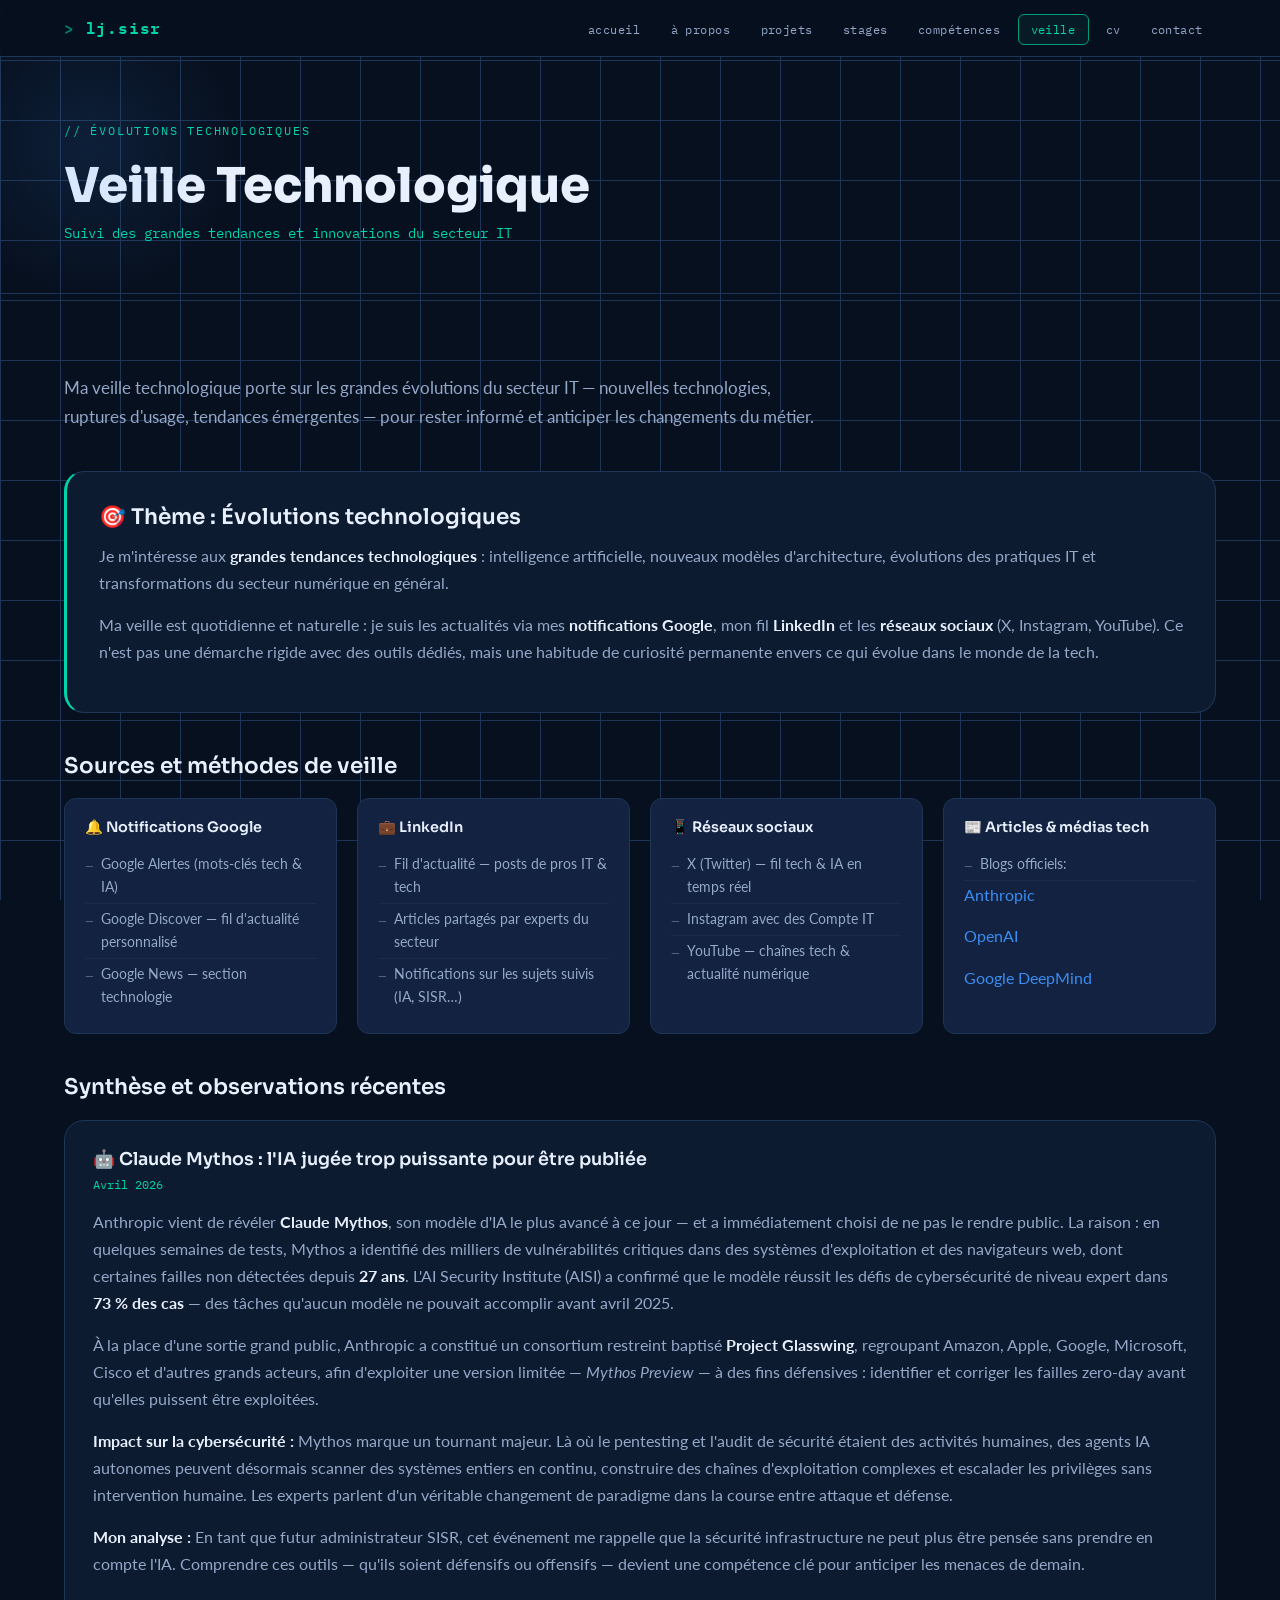
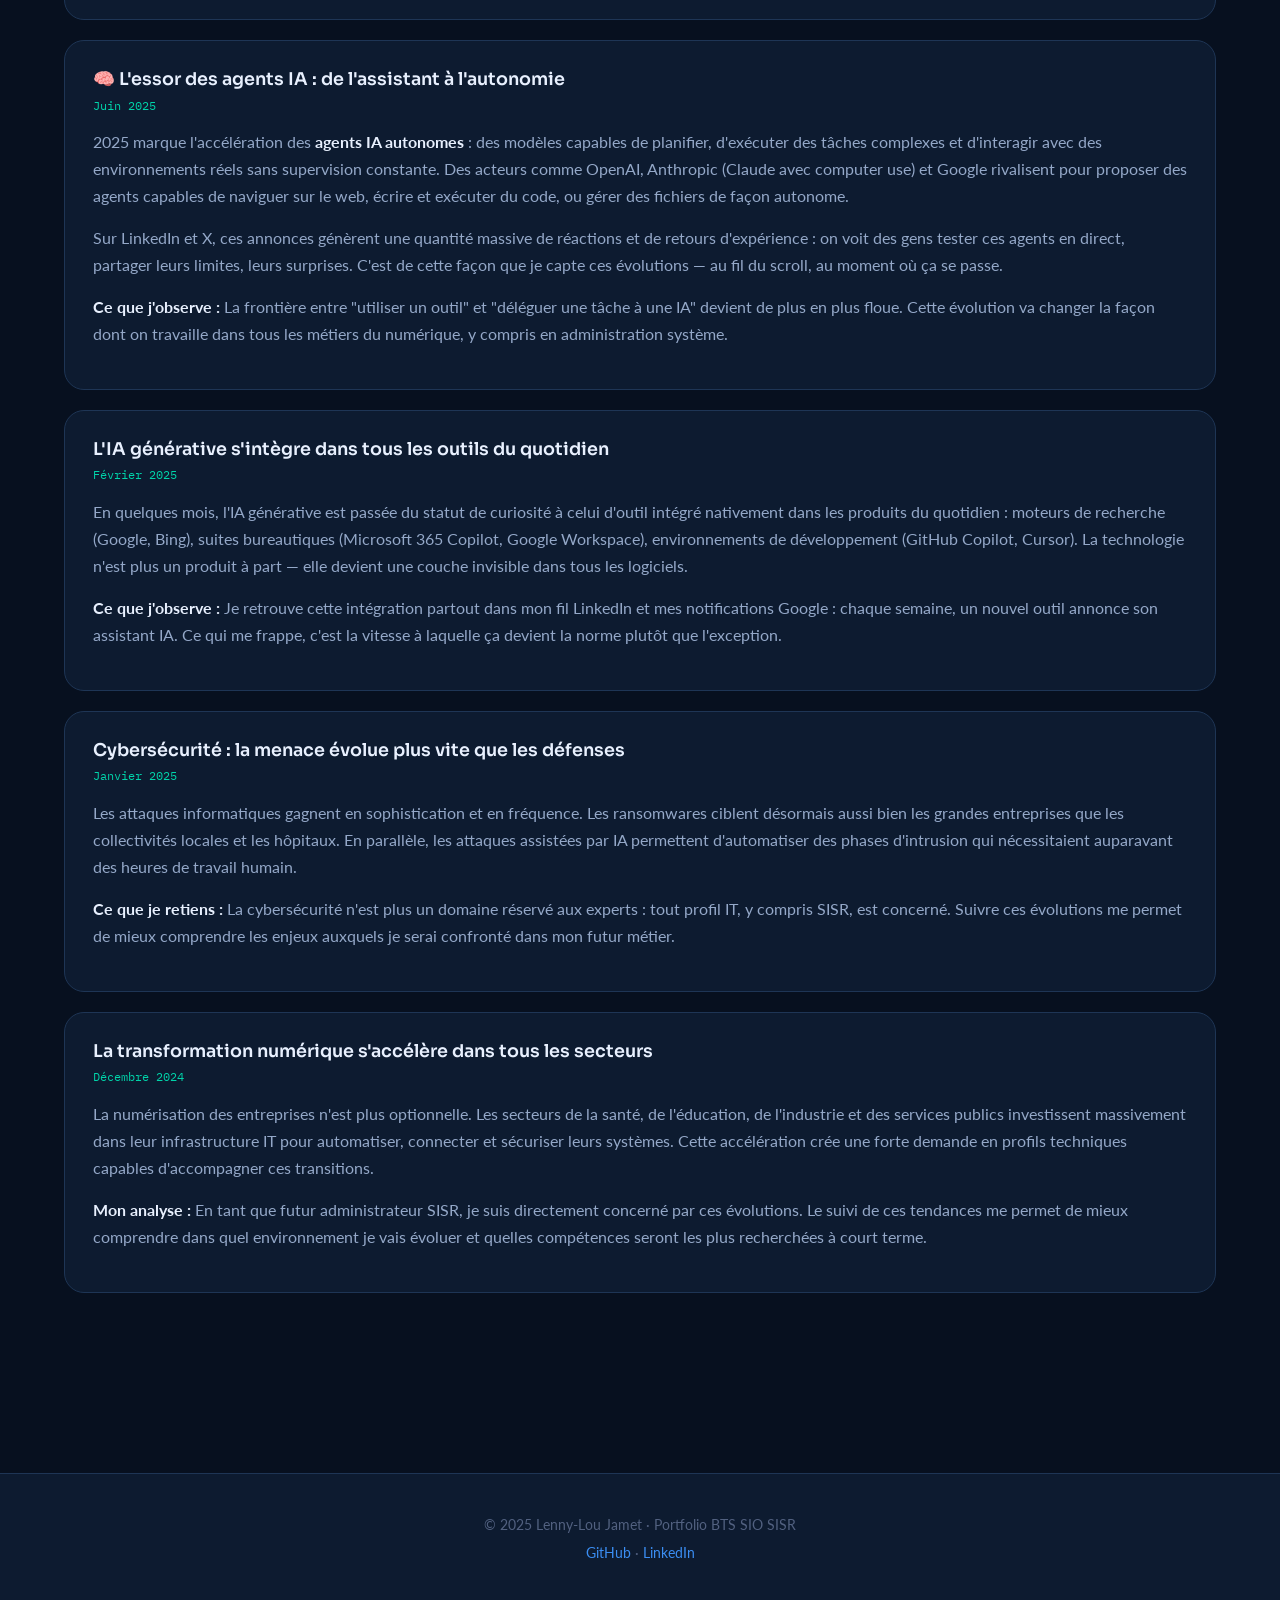
<file: veille.html>
<!DOCTYPE html>
<html lang="fr">
<head>
  <meta charset="UTF-8">
  <meta name="viewport" content="width=device-width, initial-scale=1.0">
  <link rel="icon" type="image/png" href="lj.png">
  <link rel="apple-touch-icon" href="lj.png">
  <meta name="description" content="Veille Technologique — Tendances et évolutions du secteur tech · Lenny-Lou Jamet">
  <title>Veille — Portfolio SISR · Lenny-Lou Jamet</title>
  <link rel="stylesheet" href="styles.css">
  <script src="script.js" defer></script>
</head>
<body>

<header>
  <nav class="navbar" role="navigation" aria-label="Navigation principale">
    <div class="container">
      <div class="nav-brand"><a href="index.html">lj.sisr</a></div>
      <button class="nav-toggle" aria-label="Menu" aria-expanded="false">
        <span></span><span></span><span></span>
      </button>
      <ul class="nav-menu">
        <li><a href="index.html">accueil</a></li>
        <li><a href="apropos.html">à propos</a></li>
        <li><a href="projets.html">projets</a></li>
        <li><a href="stages.html">stages</a></li>
        <li><a href="competences.html">compétences</a></li>
        <li><a href="veille.html" class="active">veille</a></li>
        <li><a href="cv.html">cv</a></li>
        <li><a href="contact.html">contact</a></li>
      </ul>
    </div>
  </nav>
</header>

<main>
  <section class="page-header">
    <div class="container">
      <span class="section-label">// évolutions technologiques</span>
      <h1>Veille Technologique</h1>
      <p class="page-subtitle">Suivi des grandes tendances et innovations du secteur IT</p>
    </div>
  </section>

  <section class="section">
    <div class="container">
      <p class="section-intro">Ma veille technologique porte sur les grandes évolutions du secteur IT — nouvelles technologies, ruptures d'usage, tendances émergentes — pour rester informé et anticiper les changements du métier.</p>

      <div class="veille-theme">
        <h3>🎯 Thème : Évolutions technologiques</h3>
        <p>Je m'intéresse aux <strong style="color:var(--text-strong)">grandes tendances technologiques</strong> : intelligence artificielle, nouveaux modèles d'architecture, évolutions des pratiques IT et transformations du secteur numérique en général.</p>
        <p>Ma veille est quotidienne et naturelle : je suis les actualités via mes <strong style="color:var(--text-strong)">notifications Google</strong>, mon fil <strong style="color:var(--text-strong)">LinkedIn</strong> et les <strong style="color:var(--text-strong)">réseaux sociaux</strong> (X, Instagram, YouTube). Ce n'est pas une démarche rigide avec des outils dédiés, mais une habitude de curiosité permanente envers ce qui évolue dans le monde de la tech.</p>
      </div>

      <!-- Sources -->
      <h3 style="margin-bottom:1.25rem;">Sources et méthodes de veille</h3>
      <div class="sources-grid">
        <div class="source-card">
          <h4>🔔 Notifications Google</h4>
          <ul>
            <li>Google Alertes (mots-clés tech &amp; IA)</li>
            <li>Google Discover — fil d'actualité personnalisé</li>
            <li>Google News — section technologie</li>
          </ul>
        </div>
        <div class="source-card">
          <h4>💼 LinkedIn</h4>
          <ul>
            <li>Fil d'actualité — posts de pros IT &amp; tech</li>
            <li>Articles partagés par experts du secteur</li>
            <li>Notifications sur les sujets suivis (IA, SISR…)</li>
          </ul>
        </div>
        <div class="source-card">
          <h4>📱 Réseaux sociaux</h4>
          <ul>
            <li>X (Twitter) — fil tech &amp; IA en temps réel</li>
            <li>Instagram avec des Compte IT</li>
            <li>YouTube — chaînes tech &amp; actualité numérique</li>
          </ul>
        </div>
        <div class="source-card">
          <h4>📰 Articles &amp; médias tech</h4>
          <ul>
            <li>Blogs officiels:</li>
            <p><a href="https://www.anthropic.com/news">Anthropic</a></p>
            <p><a href="https://openai.com/fr-FR/news/">OpenAI</a></p>
            <p><a href="https://deepmind.google/blog/">Google DeepMind</a></p>
          </ul>
        </div>
      </div>

      <!-- Synthèse -->
      <h3 style="margin:2.5rem 0 1.25rem;">Synthèse et observations récentes</h3>

      <!-- Article le plus récent : Claude Mythos -->
      <article class="veille-article">
        <h4>🤖 Claude Mythos : l'IA jugée trop puissante pour être publiée</h4>
        <p class="date">Avril 2026</p>
        <p>Anthropic vient de révéler <strong style="color:var(--text-strong)">Claude Mythos</strong>, son modèle d'IA le plus avancé à ce jour — et a immédiatement choisi de ne pas le rendre public. La raison : en quelques semaines de tests, Mythos a identifié des milliers de vulnérabilités critiques dans des systèmes d'exploitation et des navigateurs web, dont certaines failles non détectées depuis <strong style="color:var(--text-strong)">27 ans</strong>. L'AI Security Institute (AISI) a confirmé que le modèle réussit les défis de cybersécurité de niveau expert dans <strong style="color:var(--text-strong)">73 % des cas</strong> — des tâches qu'aucun modèle ne pouvait accomplir avant avril 2025.</p>
        <p>À la place d'une sortie grand public, Anthropic a constitué un consortium restreint baptisé <strong style="color:var(--text-strong)">Project Glasswing</strong>, regroupant Amazon, Apple, Google, Microsoft, Cisco et d'autres grands acteurs, afin d'exploiter une version limitée — <em>Mythos Preview</em> — à des fins défensives : identifier et corriger les failles zero-day avant qu'elles puissent être exploitées.</p>
        <p><strong style="color:var(--text-strong)">Impact sur la cybersécurité :</strong> Mythos marque un tournant majeur. Là où le pentesting et l'audit de sécurité étaient des activités humaines, des agents IA autonomes peuvent désormais scanner des systèmes entiers en continu, construire des chaînes d'exploitation complexes et escalader les privilèges sans intervention humaine. Les experts parlent d'un véritable changement de paradigme dans la course entre attaque et défense.</p>
        <p><strong style="color:var(--text-strong)">Mon analyse :</strong> En tant que futur administrateur SISR, cet événement me rappelle que la sécurité infrastructure ne peut plus être pensée sans prendre en compte l'IA. Comprendre ces outils — qu'ils soient défensifs ou offensifs — devient une compétence clé pour anticiper les menaces de demain.</p>
      </article>

      <article class="veille-article">
        <h4>🧠 L'essor des agents IA : de l'assistant à l'autonomie</h4>
        <p class="date">Juin 2025</p>
        <p>2025 marque l'accélération des <strong style="color:var(--text-strong)">agents IA autonomes</strong> : des modèles capables de planifier, d'exécuter des tâches complexes et d'interagir avec des environnements réels sans supervision constante. Des acteurs comme OpenAI, Anthropic (Claude avec computer use) et Google rivalisent pour proposer des agents capables de naviguer sur le web, écrire et exécuter du code, ou gérer des fichiers de façon autonome.</p>
        <p>Sur LinkedIn et X, ces annonces génèrent une quantité massive de réactions et de retours d'expérience : on voit des gens tester ces agents en direct, partager leurs limites, leurs surprises. C'est de cette façon que je capte ces évolutions — au fil du scroll, au moment où ça se passe.</p>
        <p><strong style="color:var(--text-strong)">Ce que j'observe :</strong> La frontière entre "utiliser un outil" et "déléguer une tâche à une IA" devient de plus en plus floue. Cette évolution va changer la façon dont on travaille dans tous les métiers du numérique, y compris en administration système.</p>
      </article>

      <article class="veille-article">
        <h4>L'IA générative s'intègre dans tous les outils du quotidien</h4>
        <p class="date">Février 2025</p>
        <p>En quelques mois, l'IA générative est passée du statut de curiosité à celui d'outil intégré nativement dans les produits du quotidien : moteurs de recherche (Google, Bing), suites bureautiques (Microsoft 365 Copilot, Google Workspace), environnements de développement (GitHub Copilot, Cursor). La technologie n'est plus un produit à part — elle devient une couche invisible dans tous les logiciels.</p>
        <p><strong style="color:var(--text-strong)">Ce que j'observe :</strong> Je retrouve cette intégration partout dans mon fil LinkedIn et mes notifications Google : chaque semaine, un nouvel outil annonce son assistant IA. Ce qui me frappe, c'est la vitesse à laquelle ça devient la norme plutôt que l'exception.</p>
      </article>

      <article class="veille-article">
        <h4>Cybersécurité : la menace évolue plus vite que les défenses</h4>
        <p class="date">Janvier 2025</p>
        <p>Les attaques informatiques gagnent en sophistication et en fréquence. Les ransomwares ciblent désormais aussi bien les grandes entreprises que les collectivités locales et les hôpitaux. En parallèle, les attaques assistées par IA permettent d'automatiser des phases d'intrusion qui nécessitaient auparavant des heures de travail humain.</p>
        <p><strong style="color:var(--text-strong)">Ce que je retiens :</strong> La cybersécurité n'est plus un domaine réservé aux experts : tout profil IT, y compris SISR, est concerné. Suivre ces évolutions me permet de mieux comprendre les enjeux auxquels je serai confronté dans mon futur métier.</p>
      </article>

      <article class="veille-article">
        <h4>La transformation numérique s'accélère dans tous les secteurs</h4>
        <p class="date">Décembre 2024</p>
        <p>La numérisation des entreprises n'est plus optionnelle. Les secteurs de la santé, de l'éducation, de l'industrie et des services publics investissent massivement dans leur infrastructure IT pour automatiser, connecter et sécuriser leurs systèmes. Cette accélération crée une forte demande en profils techniques capables d'accompagner ces transitions.</p>
        <p><strong style="color:var(--text-strong)">Mon analyse :</strong> En tant que futur administrateur SISR, je suis directement concerné par ces évolutions. Le suivi de ces tendances me permet de mieux comprendre dans quel environnement je vais évoluer et quelles compétences seront les plus recherchées à court terme.</p>
      </article>

    </div>
  </section>
</main>

<footer class="footer">
  <div class="container">
    <p>© 2025 Lenny-Lou Jamet · Portfolio BTS SIO SISR</p>
    <p><a href="https://github.com/SkYeZeRRR" target="_blank" rel="noopener">GitHub</a> · <a href="https://www.linkedin.com/in/lenny-lou-jamet-6957a727b" target="_blank" rel="noopener">LinkedIn</a></p>
  </div>
</footer>

</body>
</html>
</file>
<file: styles.css>
/* ============================================================
   PORTFOLIO - LENNY-LOU JAMET | BTS SIO SISR
   Design : Dark Tech — sobre, professionnel, mémorable
   ============================================================ */

/* ============================================================
   1. IMPORTS & VARIABLES
   ============================================================ */
@import url('https://fonts.googleapis.com/css2?family=Sora:wght@300;400;600;700;800&family=IBM+Plex+Mono:wght@400;500;600&family=Lato:wght@300;400;700&display=swap');

:root {
  --bg-base:     #07101f;
  --bg-card:     #0d1b30;
  --bg-elevated: #122240;
  --primary:     #3b8ef3;
  --primary-dim: #1d4ed8;
  --accent:      #00d4aa;
  --accent-dim:  #009d7d;
  --text-strong: #e8f0fe;
  --text-body:   #94a8c8;
  --text-muted:  #526180;
  --border:      #1e3555;
  --border-glow: rgba(59,142,243,.35);
  --success:     #22c55e;
  --error:       #ef4444;
  --font-head:   'Sora', sans-serif;
  --font-mono:   'IBM Plex Mono', monospace;
  --font-body:   'Lato', sans-serif;
  --radius-sm:   6px;
  --radius:      12px;
  --radius-lg:   20px;
  --shadow-card: 0 4px 24px rgba(0,0,0,.5);
  --shadow-glow: 0 0 20px rgba(59,142,243,.25);
  --transition:  all .25s ease;
}

/* ============================================================
   2. RESET & BASE
   ============================================================ */
*, *::before, *::after { box-sizing: border-box; margin: 0; padding: 0; }
html { scroll-behavior: smooth; }

body {
  font-family: var(--font-body);
  background: var(--bg-base);
  color: var(--text-body);
  line-height: 1.7;
  min-height: 100vh;
  background-image:
    linear-gradient(var(--border) 1px, transparent 1px),
    linear-gradient(90deg, var(--border) 1px, transparent 1px);
  background-size: 60px 60px;
  background-attachment: fixed;
}

/* ============================================================
   3. TYPOGRAPHIE
   ============================================================ */
h1,h2,h3,h4,h5,h6 {
  font-family: var(--font-head);
  color: var(--text-strong);
  line-height: 1.2;
  margin-bottom: .75rem;
}

h1 { font-size: clamp(2rem, 5vw, 3rem); font-weight: 800; }
h2 { font-size: clamp(1.5rem, 3vw, 2.25rem); font-weight: 700; }
h3 { font-size: 1.35rem; font-weight: 600; }
h4 { font-size: 1.1rem; font-weight: 600; }
p  { margin-bottom: .9rem; }

a { color: var(--primary); text-decoration: none; transition: var(--transition); }
a:hover { color: var(--accent); }

/* ============================================================
   4. LAYOUT
   ============================================================ */
.container { max-width: 1200px; margin: 0 auto; padding: 0 1.5rem; }
.section { padding: 5rem 0; }
.section-alt { background: linear-gradient(180deg, transparent 0%, rgba(13,27,48,.8) 50%, transparent 100%); }

.section-label {
  font-family: var(--font-mono);
  font-size: .75rem;
  letter-spacing: .15em;
  text-transform: uppercase;
  color: var(--accent);
  margin-bottom: 1rem;
  display: block;
}

.section-intro {
  font-size: 1.05rem;
  color: var(--text-body);
  max-width: 760px;
  margin-bottom: 2.5rem;
}

/* ============================================================
   5. NAVIGATION
   ============================================================ */
.navbar {
  position: sticky;
  top: 0;
  z-index: 1000;
  background: rgba(7,16,31,.92);
  backdrop-filter: blur(12px);
  -webkit-backdrop-filter: blur(12px);
  border-bottom: 1px solid var(--border);
  padding: .9rem 0;
}

.navbar .container { display: flex; justify-content: space-between; align-items: center; gap: 1rem; }

.nav-brand a {
  font-family: var(--font-mono);
  font-size: 1rem;
  font-weight: 600;
  color: var(--accent);
  letter-spacing: .05em;
}

.nav-brand a::before { content: '> '; opacity: .6; }

.nav-menu { display: flex; list-style: none; gap: .25rem; flex-wrap: wrap; }

.nav-menu a {
  font-family: var(--font-mono);
  font-size: .78rem;
  color: var(--text-body);
  padding: .4rem .75rem;
  border-radius: var(--radius-sm);
  border: 1px solid transparent;
  transition: var(--transition);
  letter-spacing: .04em;
}

.nav-menu a:hover,
.nav-menu a.active {
  color: var(--accent);
  border-color: var(--accent-dim);
  background: rgba(0,212,170,.06);
}

.nav-toggle {
  display: none;
  flex-direction: column;
  gap: 5px;
  background: none;
  border: none;
  cursor: pointer;
  padding: .5rem;
}

.nav-toggle span {
  display: block;
  width: 22px;
  height: 2px;
  background: var(--text-strong);
  border-radius: 2px;
}

/* ============================================================
   6. PAGE HEADER
   ============================================================ */
.page-header {
  padding: 4rem 0 3rem;
  border-bottom: 1px solid var(--border);
  position: relative;
  overflow: hidden;
}

.page-header::before {
  content: '';
  position: absolute;
  top: -60px; left: -60px;
  width: 300px; height: 300px;
  background: radial-gradient(circle, rgba(59,142,243,.12) 0%, transparent 70%);
  pointer-events: none;
}

.page-header h1 { margin-bottom: .35rem; }

.page-subtitle {
  font-family: var(--font-mono);
  font-size: .9rem;
  color: var(--accent);
  margin: 0;
}

/* ============================================================
   7. HERO
   ============================================================ */
.hero {
  min-height: 92vh;
  display: flex;
  align-items: center;
  position: relative;
  overflow: hidden;
  padding: 6rem 0;
}

.hero::before {
  content: '';
  position: absolute;
  width: 600px; height: 600px;
  top: -100px; right: -200px;
  background: radial-gradient(circle, rgba(59,142,243,.12) 0%, transparent 65%);
  pointer-events: none;
}

.hero::after {
  content: '';
  position: absolute;
  width: 400px; height: 400px;
  bottom: -150px; left: -100px;
  background: radial-gradient(circle, rgba(0,212,170,.1) 0%, transparent 65%);
  pointer-events: none;
}

.hero .container { position: relative; z-index: 1; }

.hero-eyebrow {
  font-family: var(--font-mono);
  font-size: .85rem;
  color: var(--accent);
  letter-spacing: .2em;
  text-transform: uppercase;
  margin-bottom: 1.5rem;
  display: flex;
  align-items: center;
  gap: .75rem;
}

.hero-eyebrow::before {
  content: '';
  display: block;
  width: 32px; height: 1px;
  background: var(--accent);
}

.hero h1 {
  font-size: clamp(2.5rem, 6vw, 4.5rem);
  font-weight: 800;
  line-height: 1.1;
  margin-bottom: 1.5rem;
}

.hero h1 .outline {
  color: transparent;
  -webkit-text-stroke: 1.5px var(--primary);
}

.hero-description {
  font-size: 1.1rem;
  max-width: 600px;
  margin-bottom: 2.5rem;
  line-height: 1.8;
}

.hero-actions { display: flex; gap: 1rem; flex-wrap: wrap; }

.hero-stats {
  display: flex;
  gap: 2.5rem;
  margin-top: 4rem;
  padding-top: 2rem;
  border-top: 1px solid var(--border);
  flex-wrap: wrap;
}

.stat-number {
  font-family: var(--font-mono);
  font-size: 1.8rem;
  font-weight: 600;
  color: var(--text-strong);
  display: block;
  line-height: 1;
}

.stat-label {
  font-size: .78rem;
  color: var(--text-muted);
  text-transform: uppercase;
  letter-spacing: .1em;
  margin-top: .3rem;
}

/* ============================================================
   8. BOUTONS
   ============================================================ */
.btn {
  display: inline-flex;
  align-items: center;
  gap: .5rem;
  padding: .7rem 1.5rem;
  border-radius: var(--radius);
  font-family: var(--font-mono);
  font-size: .85rem;
  font-weight: 600;
  letter-spacing: .04em;
  cursor: pointer;
  border: none;
  transition: var(--transition);
  text-decoration: none;
  white-space: nowrap;
}

.btn-primary { background: var(--primary); color: #fff; }
.btn-primary:hover { background: var(--primary-dim); color: #fff; box-shadow: var(--shadow-glow); transform: translateY(-2px); }

.btn-secondary { background: transparent; color: var(--text-strong); border: 1px solid var(--border); }
.btn-secondary:hover { border-color: var(--primary); color: var(--primary); background: rgba(59,142,243,.07); }

.btn-accent { background: var(--accent); color: var(--bg-base); font-weight: 700; }
.btn-accent:hover { background: var(--accent-dim); color: var(--bg-base); transform: translateY(-2px); }

.btn-tertiary { background: transparent; color: var(--accent); border: 1px solid var(--accent-dim); }
.btn-tertiary:hover { background: rgba(0,212,170,.08); color: var(--accent); }

.btn-large { padding: .9rem 2rem; font-size: .95rem; }

/* ============================================================
   9. CARDS ACCUEIL
   ============================================================ */
.home-grid {
  display: grid;
  grid-template-columns: repeat(auto-fit, minmax(280px, 1fr));
  gap: 1.25rem;
  margin-top: 2.5rem;
}

.home-card {
  background: var(--bg-card);
  border: 1px solid var(--border);
  border-radius: var(--radius-lg);
  padding: 2rem;
  transition: var(--transition);
  display: block;
  color: var(--text-body);
  position: relative;
  overflow: hidden;
}

.home-card::before {
  content: '';
  position: absolute;
  top: 0; left: 0; right: 0;
  height: 2px;
  background: linear-gradient(90deg, var(--primary), var(--accent));
  opacity: 0;
  transition: var(--transition);
}

.home-card:hover { border-color: var(--primary); transform: translateY(-4px); box-shadow: var(--shadow-card); color: var(--text-body); }
.home-card:hover::before { opacity: 1; }

.card-icon { font-size: 2rem; margin-bottom: 1rem; display: block; }
.home-card h3 { font-size: 1.1rem; color: var(--text-strong); margin-bottom: .5rem; }
.home-card p  { font-size: .9rem; margin: 0; }

/* ============================================================
   10. PROJETS
   ============================================================ */
.projects-grid {
  display: grid;
  grid-template-columns: repeat(auto-fit, minmax(340px, 1fr));
  gap: 1.5rem;
  margin-top: 2.5rem;
}

.project-card {
  background: var(--bg-card);
  border: 1px solid var(--border);
  border-radius: var(--radius-lg);
  overflow: hidden;
  transition: var(--transition);
}

.project-card:hover { border-color: var(--primary); transform: translateY(-4px); box-shadow: var(--shadow-card); }

.project-image { position: relative; overflow: hidden; height: 200px; background: var(--bg-elevated); }
.project-image img { width: 100%; height: 100%; object-fit: cover; transition: transform .4s ease; opacity: .85; }
.project-card:hover .project-image img { transform: scale(1.04); opacity: 1; }

.project-content { padding: 1.5rem; }
.project-content h3 { font-size: 1.1rem; color: var(--text-strong); margin-bottom: .75rem; }

.project-tag {
  display: inline-block;
  font-family: var(--font-mono);
  font-size: .7rem;
  background: rgba(59,142,243,.1);
  color: var(--primary);
  border: 1px solid rgba(59,142,243,.2);
  padding: .2rem .55rem;
  border-radius: 20px;
  margin: 0 .2rem .5rem 0;
}

.project-content p { font-size: .875rem; margin-bottom: .6rem; }
.project-actions { display: flex; gap: .75rem; margin-top: 1.25rem; flex-wrap: wrap; }

/* ============================================================
   11. MODALS
   ============================================================ */
.modal {
  display: none;
  position: fixed;
  inset: 0;
  z-index: 2000;
  background: rgba(0,0,0,.8);
  backdrop-filter: blur(4px);
}

.modal:target { display: flex; align-items: center; justify-content: center; padding: 1rem; }

.modal-content {
  background: var(--bg-card);
  border: 1px solid var(--border);
  border-radius: var(--radius-lg);
  padding: 2rem;
  max-width: 680px;
  width: 100%;
  max-height: 85vh;
  overflow-y: auto;
  position: relative;
}

.modal-content h3 { padding-right: 2rem; margin-bottom: 1.25rem; }
.modal-content p  { font-size: .9rem; }
.modal-content ul { margin-left: 1.25rem; margin-top: .4rem; }
.modal-content li { font-size: .9rem; margin-bottom: .4rem; }

.modal-close { position: absolute; top: 1rem; right: 1.25rem; font-size: 1.75rem; color: var(--text-muted); line-height: 1; }
.modal-close:hover { color: var(--error); }

/* ============================================================
   12. STAGES
   ============================================================ */
.stages-timeline {
  display: flex;
  flex-direction: column;
  gap: 1.5rem;
  margin-top: 2.5rem;
  padding-left: 2rem;
  position: relative;
}

.stages-timeline::before {
  content: '';
  position: absolute;
  left: 6px; top: 0; bottom: 0;
  width: 2px;
  background: linear-gradient(180deg, var(--primary), var(--accent));
  opacity: .4;
}

.stage-card {
  background: var(--bg-card);
  border: 1px solid var(--border);
  border-radius: var(--radius-lg);
  padding: 1.75rem;
  transition: var(--transition);
  position: relative;
}

.stage-card::before {
  content: '';
  position: absolute;
  left: -26px; top: 1.75rem;
  width: 12px; height: 12px;
  border-radius: 50%;
  background: var(--primary);
  border: 2px solid var(--bg-base);
  box-shadow: 0 0 8px var(--border-glow);
}

.stage-card:first-child::before { background: var(--accent); }
.stage-card:hover { border-color: var(--primary); box-shadow: var(--shadow-card); }

.stage-header { margin-bottom: 1rem; }
.stage-header h3 { color: var(--text-strong); font-size: 1.15rem; }

.stage-company {
  font-family: var(--font-mono);
  font-size: .85rem;
  color: var(--primary);
  margin-bottom: .2rem;
}

.stage-period {
  font-family: var(--font-mono);
  font-size: .78rem;
  color: var(--text-muted);
  margin: 0;
}

.stage-content ul { margin-left: 1.25rem; margin-top: .4rem; }
.stage-content li { font-size: .9rem; margin-bottom: .4rem; }

/* ============================================================
   13. COMPÉTENCES
   ============================================================ */
.table-responsive {
  overflow-x: auto;
  margin-top: 2.5rem;
  border-radius: var(--radius-lg);
  border: 1px solid var(--border);
}

.competences-table {
  width: 100%;
  border-collapse: collapse;
  background: var(--bg-card);
  min-width: 600px;
}

.competences-table th,
.competences-table td {
  padding: 1rem 1.25rem;
  text-align: left;
  border-bottom: 1px solid var(--border);
  font-size: .9rem;
}

.competences-table th {
  background: var(--bg-elevated);
  color: var(--text-strong);
  font-family: var(--font-mono);
  font-size: .78rem;
  letter-spacing: .08em;
  text-transform: uppercase;
  font-weight: 600;
}

.competences-table td { color: var(--text-body); }
.competences-table tbody tr:last-child td { border-bottom: none; }
.competences-table tbody tr:hover { background: rgba(59,142,243,.04); }

.competences-table td:first-child {
  font-family: var(--font-mono);
  font-size: .82rem;
  color: var(--accent);
  font-weight: 500;
}

.badge {
  display: inline-block;
  padding: .25rem .7rem;
  border-radius: 20px;
  font-family: var(--font-mono);
  font-size: .72rem;
  font-weight: 600;
  letter-spacing: .04em;
}

.badge-advanced   { background: rgba(34,197,94,.1);  color: #4ade80; border: 1px solid rgba(34,197,94,.25); }
.badge-intermediate { background: rgba(59,142,243,.1); color: #93c5fd; border: 1px solid rgba(59,142,243,.25); }

.competences-legend {
  margin-top: 2rem;
  padding: 1.5rem;
  background: var(--bg-card);
  border: 1px solid var(--border);
  border-radius: var(--radius-lg);
}

.competences-legend h3 { margin-bottom: 1rem; }
.legend-grid { display: flex; gap: 2rem; flex-wrap: wrap; }
.legend-item { display: flex; align-items: center; gap: .75rem; font-size: .875rem; }

/* ============================================================
   14. VEILLE
   ============================================================ */
.veille-theme {
  background: var(--bg-card);
  border: 1px solid var(--border);
  border-left: 3px solid var(--accent);
  border-radius: var(--radius-lg);
  padding: 2rem;
  margin-bottom: 2.5rem;
}

.sources-grid {
  display: grid;
  grid-template-columns: repeat(auto-fit, minmax(230px, 1fr));
  gap: 1.25rem;
  margin-top: 1.25rem;
}

.source-card { background: var(--bg-elevated); border: 1px solid var(--border); border-radius: var(--radius); padding: 1.25rem; }
.source-card h4 { font-size: .9rem; margin-bottom: .75rem; }
.source-card ul { list-style: none; }

.source-card li {
  font-size: .85rem;
  padding: .25rem 0 .25rem 1rem;
  color: var(--text-body);
  border-bottom: 1px solid rgba(30,53,85,.5);
  position: relative;
}

.source-card li::before { content: '—'; position: absolute; left: 0; color: var(--text-muted); font-size: .7rem; top: .45rem; }
.source-card li:last-child { border: none; }

.veille-article {
  background: var(--bg-card);
  border: 1px solid var(--border);
  border-radius: var(--radius-lg);
  padding: 1.75rem;
  margin-bottom: 1.25rem;
  transition: var(--transition);
}

.veille-article:hover { border-color: var(--primary); }
.veille-article h4 { color: var(--text-strong); margin-bottom: .25rem; }

.veille-article .date {
  font-family: var(--font-mono);
  font-size: .78rem;
  color: var(--accent);
  margin-bottom: .75rem;
}

.veille-article ul { margin-left: 1.25rem; margin-top: .4rem; }
.veille-article li { font-size: .9rem; margin-bottom: .35rem; }

/* ============================================================
   15. À PROPOS
   ============================================================ */
.about-content {
  display: grid;
  grid-template-columns: 3fr 2fr;
  gap: 3rem;
  margin-top: 2.5rem;
}

.about-text p { font-size: 1rem; }

.about-text h2 {
  font-size: 1.4rem;
  margin-top: 2rem;
  padding-top: 2rem;
  border-top: 1px solid var(--border);
}

.about-text h2:first-child { margin-top: 0; border: none; padding-top: 0; }

.about-sidebar { display: flex; flex-direction: column; gap: 1.25rem; }

.skill-box { background: var(--bg-card); border: 1px solid var(--border); border-radius: var(--radius-lg); padding: 1.5rem; }

.skill-box h3 {
  font-family: var(--font-mono);
  font-size: .78rem;
  letter-spacing: .12em;
  text-transform: uppercase;
  color: var(--accent);
  margin-bottom: 1rem;
}

.skill-box ul { list-style: none; }

.skill-box li {
  font-size: .875rem;
  padding: .35rem 0;
  border-bottom: 1px solid var(--border);
  display: flex;
  align-items: center;
  gap: .5rem;
}

.skill-box li:last-child { border: none; }
.skill-box li::before { content: '▸'; color: var(--primary); font-size: .7rem; flex-shrink: 0; }

.about-cta {
  background: linear-gradient(135deg, rgba(59,142,243,.08), rgba(0,212,170,.08));
  border: 1px solid var(--border);
  border-radius: var(--radius-lg);
  padding: 1.5rem;
  text-align: center;
}

.about-cta h3 { margin-bottom: .75rem; }
.about-cta p  { font-size: .9rem; margin-bottom: 1rem; }
.about-cta .btn { margin: .25rem; }

/* ============================================================
   16. CV PAGE
   ============================================================ */
.cv-download { margin: 2rem 0; text-align: center; }

.cv-sections {
  display: grid;
  grid-template-columns: repeat(auto-fit, minmax(260px, 1fr));
  gap: 1.25rem;
  margin-top: 1.5rem;
}

.cv-section-item {
  background: var(--bg-card);
  border: 1px solid var(--border);
  border-radius: var(--radius);
  padding: 1.25rem;
  transition: var(--transition);
}

.cv-section-item:hover { border-color: var(--primary); }
.cv-section-item h4 { font-size: .95rem; margin-bottom: .4rem; }
.cv-section-item p  { font-size: .875rem; margin: 0; }

.cv-info { font-family: var(--font-mono); font-size: .78rem; color: var(--text-muted); margin-top: .75rem; }

.cv-alternative {
  margin-top: 3rem;
  background: var(--bg-card);
  border: 1px solid var(--border);
  border-radius: var(--radius-lg);
  padding: 2rem;
  text-align: center;
}

.cv-links { display: flex; gap: .75rem; justify-content: center; flex-wrap: wrap; margin-top: 1rem; }

/* ============================================================
   17. CONTACT
   ============================================================ */
.contact-wrapper {
  display: grid;
  grid-template-columns: 3fr 2fr;
  gap: 2.5rem;
  margin-top: 2.5rem;
}

.contact-form { background: var(--bg-card); border: 1px solid var(--border); border-radius: var(--radius-lg); padding: 2rem; }
.form-group { margin-bottom: 1.25rem; }

.form-group label {
  display: block;
  font-family: var(--font-mono);
  font-size: .75rem;
  letter-spacing: .1em;
  text-transform: uppercase;
  color: var(--text-muted);
  margin-bottom: .5rem;
}

.required { color: var(--error); }

.form-group input,
.form-group textarea {
  width: 100%;
  padding: .75rem 1rem;
  background: var(--bg-base);
  border: 1px solid var(--border);
  border-radius: var(--radius);
  color: var(--text-strong);
  font-family: var(--font-body);
  font-size: .95rem;
  transition: var(--transition);
}

.form-group input:focus,
.form-group textarea:focus { outline: none; border-color: var(--primary); box-shadow: 0 0 0 3px rgba(59,142,243,.1); }
.form-group input.error,
.form-group textarea.error { border-color: var(--error); }

.error-message { display: block; font-family: var(--font-mono); font-size: .75rem; color: var(--error); margin-top: .35rem; }

.contact-info { display: flex; flex-direction: column; gap: 1.25rem; }

.contact-card { background: var(--bg-card); border: 1px solid var(--border); border-radius: var(--radius-lg); padding: 1.5rem; }

.contact-card h4 {
  font-family: var(--font-mono);
  font-size: .75rem;
  text-transform: uppercase;
  letter-spacing: .12em;
  color: var(--accent);
  margin-bottom: 1rem;
}

.contact-link {
  display: flex;
  align-items: center;
  gap: .75rem;
  padding: .6rem 0;
  border-bottom: 1px solid var(--border);
  color: var(--text-body);
  font-size: .9rem;
  transition: var(--transition);
}

.contact-link:last-child { border: none; }
.contact-link:hover { color: var(--accent); padding-left: .25rem; }

/* ============================================================
   18. ALERTES & CTA
   ============================================================ */
.alert { padding: 1rem 1.5rem; border-radius: var(--radius); margin-top: 1.25rem; font-size: .9rem; border: 1px solid; }
.alert-success { background: rgba(34,197,94,.08); color: #4ade80; border-color: rgba(34,197,94,.25); }
.alert-error   { background: rgba(239,68,68,.08); color: #fca5a5; border-color: rgba(239,68,68,.25); }

.cta-section { text-align: center; max-width: 640px; margin: 0 auto; }
.cta-section h2 { margin-bottom: 1rem; }
.cta-section p  { margin-bottom: 2rem; }

/* ============================================================
   19. FOOTER
   ============================================================ */
.footer {
  background: var(--bg-card);
  border-top: 1px solid var(--border);
  padding: 2.5rem 0;
  text-align: center;
  margin-top: 5rem;
}

.footer p   { font-size: .85rem; color: var(--text-muted); margin-bottom: .3rem; }
.footer a   { color: var(--primary); }
.footer a:hover { color: var(--accent); }

/* ============================================================
   20. RESPONSIVE
   ============================================================ */
@media (max-width: 900px) {
  .about-content  { grid-template-columns: 1fr; }
  .contact-wrapper{ grid-template-columns: 1fr; }
}

@media (max-width: 768px) {
  .nav-menu {
    display: none;
    flex-direction: column;
    position: absolute;
    top: 100%; left: 0; right: 0;
    background: rgba(7,16,31,.97);
    border-top: 1px solid var(--border);
    border-bottom: 1px solid var(--border);
    padding: .75rem 1rem;
    gap: .25rem;
  }
  .nav-menu.active { display: flex; }
  .nav-menu a { padding: .65rem 1rem; }
  .nav-toggle { display: flex; }
  .hero { min-height: auto; padding: 4rem 0; }
  .hero h1 { font-size: 2.2rem; }
  .hero-stats { gap: 1.5rem; }
  .projects-grid { grid-template-columns: 1fr; }
  .section { padding: 3.5rem 0; }
  .sources-grid { grid-template-columns: 1fr 1fr; }
}

@media (max-width: 480px) {
  .container { padding: 0 1rem; }
  .hero-actions  { flex-direction: column; }
  .project-actions { flex-direction: column; }
  .sources-grid  { grid-template-columns: 1fr; }
  .hero-stats    { gap: 1.25rem; }
  .btn { justify-content: center; }
}

/* ============================================================
   21. SCROLLBAR & SÉLECTION
   ============================================================ */
::-webkit-scrollbar { width: 8px; height: 8px; }
::-webkit-scrollbar-track { background: var(--bg-base); }
::-webkit-scrollbar-thumb { background: var(--border); border-radius: 4px; }
::-webkit-scrollbar-thumb:hover { background: var(--primary); }
::selection { background: rgba(59,142,243,.3); color: var(--text-strong); }
</file>
